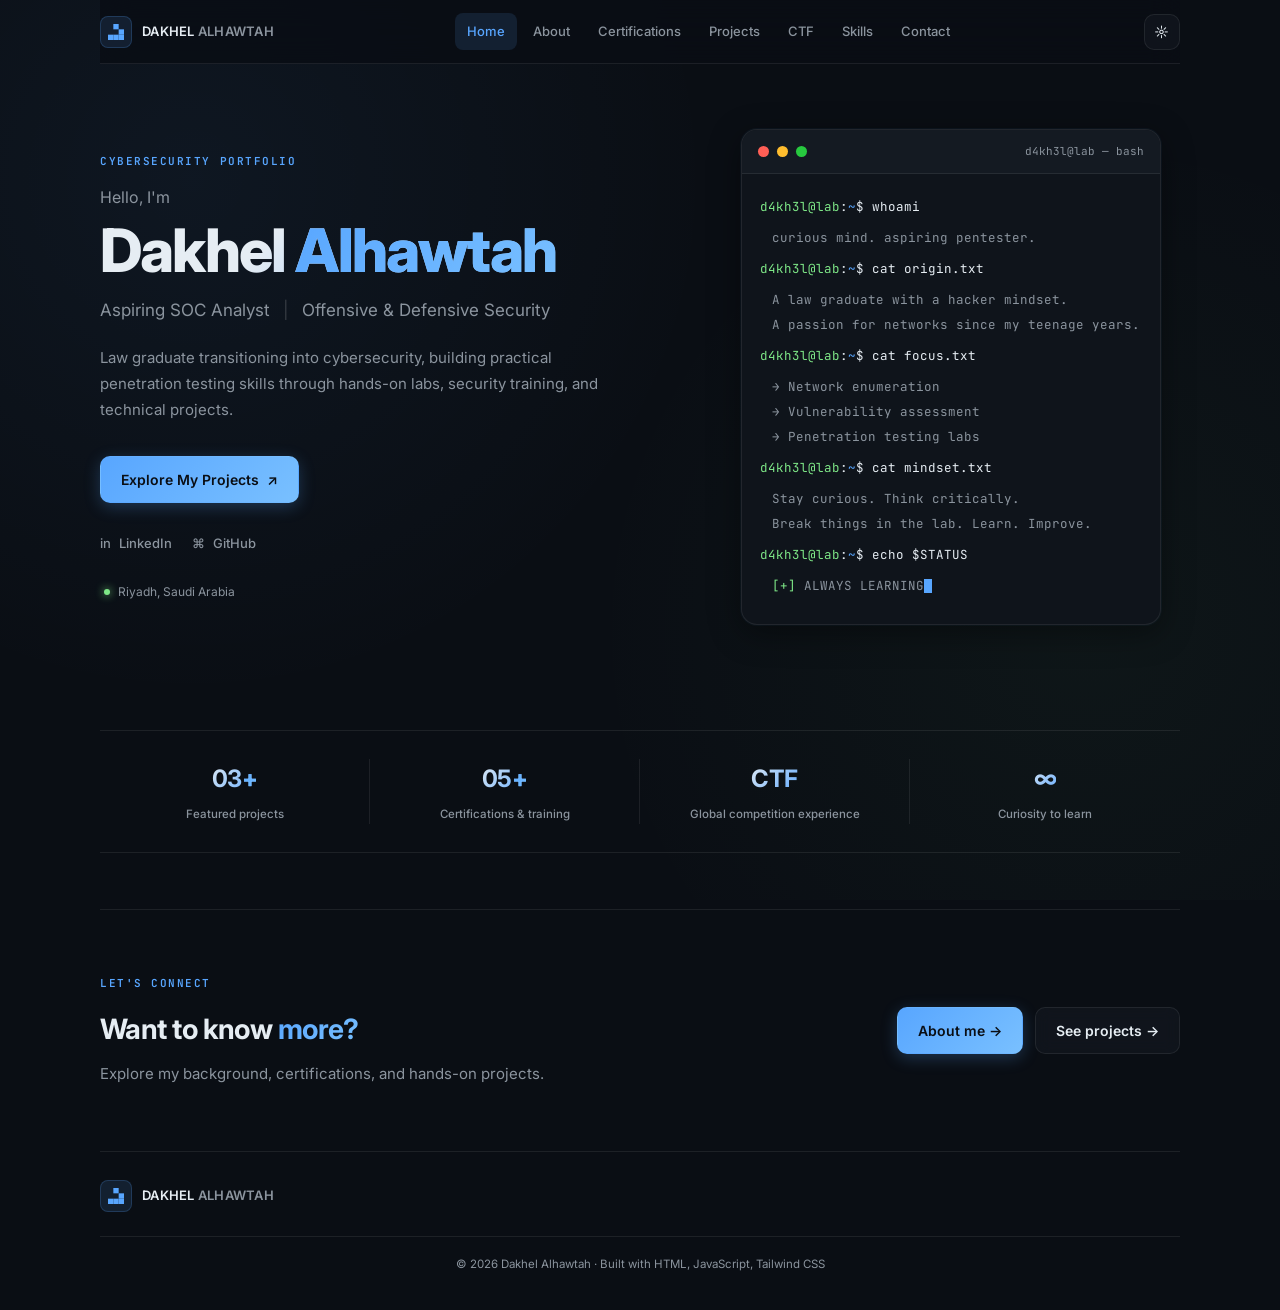
<file: index.html>
<!doctype html>
<html lang="en">
<head>
  <meta charset="utf-8">
  <meta name="viewport" content="width=device-width, initial-scale=1">
  <meta name="theme-color" content="#061018">
  <meta name="description" content="Dakhel Alhawtah — Cybersecurity portfolio, penetration testing labs, security analysis, and CTF achievements.">
  <title>Dakhel Alhawtah | Cybersecurity Portfolio</title>
  <link rel="preconnect" href="https://fonts.googleapis.com">
  <link rel="preconnect" href="https://fonts.gstatic.com" crossorigin>
  <link href="https://fonts.googleapis.com/css2?family=Inter:wght@400;500;600;700;800&family=JetBrains+Mono:wght@400;500;600&display=swap" rel="stylesheet">
  <link rel="stylesheet" href="style.css">
</head>
<body>
  <header class="site-header">
    <a class="brand" href="index.html" aria-label="Dakhel home">
      <span class="brand-mark">
        <svg viewBox="0 0 3 3" xmlns="http://www.w3.org/2000/svg" width="16" height="16" aria-hidden="true">
          <rect x="1" y="0" width="1" height="1" fill="currentColor"/>
          <rect x="2" y="1" width="1" height="1" fill="currentColor"/>
          <rect x="0" y="2" width="1" height="1" fill="currentColor"/>
          <rect x="1" y="2" width="1" height="1" fill="currentColor"/>
          <rect x="2" y="2" width="1" height="1" fill="currentColor"/>
        </svg>
      </span>
      <span>DAKHEL <b>ALHAWTAH</b></span>
    </a>
    <button class="menu-toggle" id="menuToggle" aria-label="Open navigation" aria-expanded="false" type="button">☰</button>
    <nav class="nav" id="nav">
      <a class="active" href="index.html">Home</a>
      <a href="about.html">About</a>
      <a href="certifications.html">Certifications</a>
      <a href="projects.html">Projects</a>
      <a href="ctf.html">CTF</a>
      <a href="skills.html">Skills</a>
      <a href="contact.html">Contact</a>
    </nav>
    <button class="theme-toggle" id="themeToggle" aria-label="Toggle theme" type="button">☼</button>
  </header>

  <main>
    <section class="hero section-wrap" id="home">
      <div class="hero-copy">
        <p class="eyebrow">CYBERSECURITY PORTFOLIO</p>
        <p class="hello">Hello, I'm</p>
        <h1>Dakhel <span>Alhawtah</span></h1>
        <h2>Aspiring SOC Analyst <i>|</i> Offensive & Defensive Security</h2>
        <p class="hero-description">Law graduate transitioning into cybersecurity, building practical penetration testing skills through hands-on labs, security training, and technical projects.</p>
        <div class="hero-actions">
          <a class="button primary" href="projects.html">Explore My Projects <span>↗</span></a>
        </div>
        <div class="social-links">
          <a href="https://www.linkedin.com/in/dakhel-a-251453159/" target="_blank" rel="noreferrer">in <span>LinkedIn</span></a>
          <a href="https://github.com/dkhyl" target="_blank" rel="noreferrer">⌘ <span>GitHub</span></a>
        </div>
        <p class="location"><b class="status-dot"></b> Riyadh, Saudi Arabia </b></p>
      </div>
      <div class="hero-visual">
        <div class="terminal-window">
          <div class="terminal-top"><span></span><span></span><span></span><small>d4kh3l@lab — bash</small></div>
          <div class="terminal-content">
            <p><span class="term-green">d4kh3l@lab</span>:<span class="term-blue">~</span>$ whoami</p>
            <p class="term-output">curious mind. aspiring pentester.</p>

            <p><span class="term-green">d4kh3l@lab</span>:<span class="term-blue">~</span>$ cat origin.txt</p>
            <p class="term-output">A law graduate with a hacker mindset.<br>A passion for networks since my teenage years.</p>

            <p><span class="term-green">d4kh3l@lab</span>:<span class="term-blue">~</span>$ cat focus.txt</p>
            <p class="term-output">→ Network enumeration<br>→ Vulnerability assessment<br>→ Penetration testing labs</p>

            <p><span class="term-green">d4kh3l@lab</span>:<span class="term-blue">~</span>$ cat mindset.txt</p>
            <p class="term-output">Stay curious. Think critically.<br>Break things in the lab. Learn. Improve.</p>

            <p><span class="term-green">d4kh3l@lab</span>:<span class="term-blue">~</span>$ echo $STATUS</p>
            <p class="term-output"><span class="term-green">[+]</span> ALWAYS LEARNING<span class="cursor"></span></p>
          </div>
        </div>
      </div>
    </section>
    </section>

    <section class="stats-strip section-wrap">
      <div><strong>03<span>+</span></strong><small>Featured projects</small></div>
      <div><strong>05<span>+</span></strong><small>Certifications &amp; training</small></div>
      <div><strong>CTF</strong><small>Global competition experience</small></div>
      <div><strong>∞</strong><small>Curiosity to learn</small></div>
    </section>

    <section class="contact-section section-wrap">
      <div>
        <p class="eyebrow">LET'S CONNECT</p>
        <h2>Want to know <span>more?</span></h2>
        <p>Explore my background, certifications, and hands-on projects.</p>
      </div>
      <div class="contact-actions">
        <a class="button primary" href="about.html">About me →</a>
        <a class="button secondary" href="projects.html">See projects →</a>
      </div>
    </section>
  </main>

  <footer class="site-footer section-wrap">
    <a class="brand" href="index.html">
      <span class="brand-mark">
        <svg viewBox="0 0 3 3" xmlns="http://www.w3.org/2000/svg" width="16" height="16" aria-hidden="true">
          <rect x="1" y="0" width="1" height="1" fill="currentColor"/>
          <rect x="2" y="1" width="1" height="1" fill="currentColor"/>
          <rect x="0" y="2" width="1" height="1" fill="currentColor"/>
          <rect x="1" y="2" width="1" height="1" fill="currentColor"/>
          <rect x="2" y="2" width="1" height="1" fill="currentColor"/>
        </svg>
      </span>
      <span>DAKHEL <b>ALHAWTAH</b></span>
    </a>
    <!-- <a href="#home" class="back-top">Back to top ↑</a> -->
    <small>
      © <span id="year"></span> Dakhel Alhawtah · Built with HTML, JavaScript, Tailwind CSS
    </small>
  </footer>
  <script src="script.js"></script>
</body>
</html>
</file>
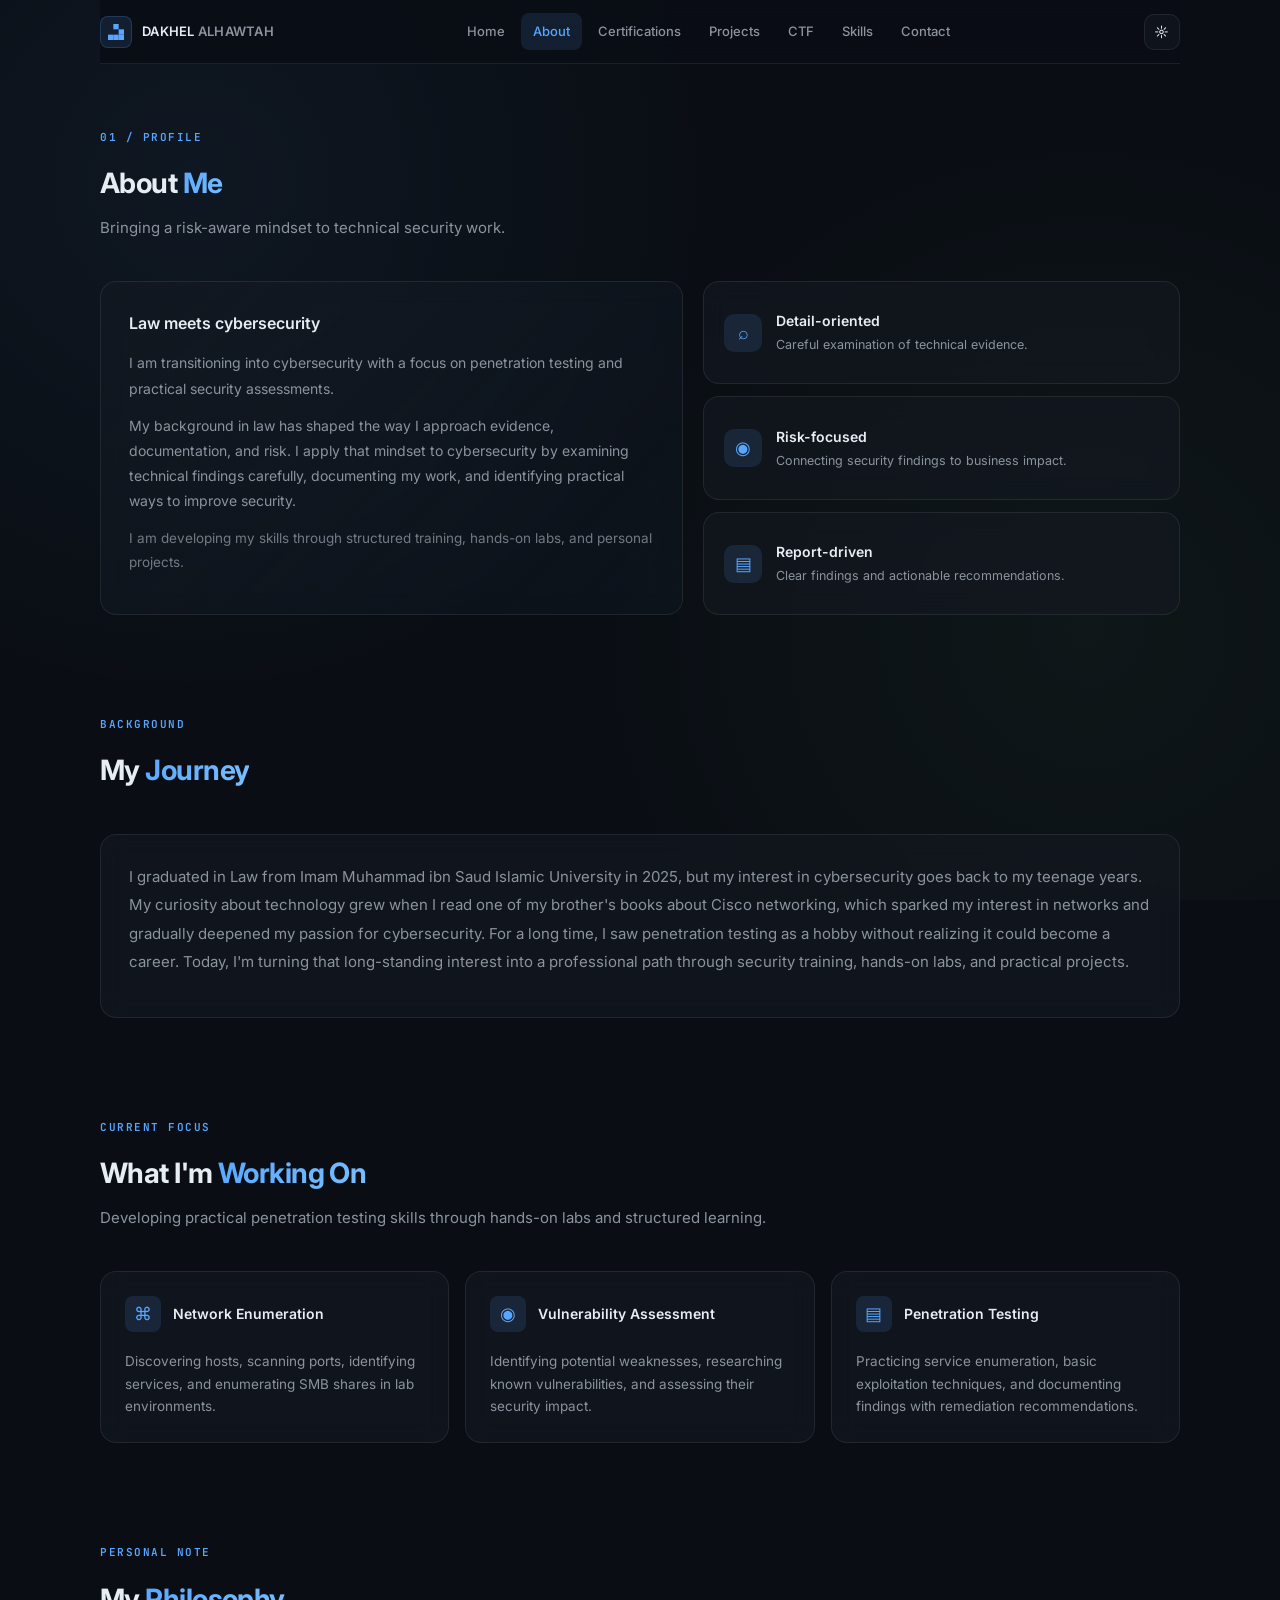
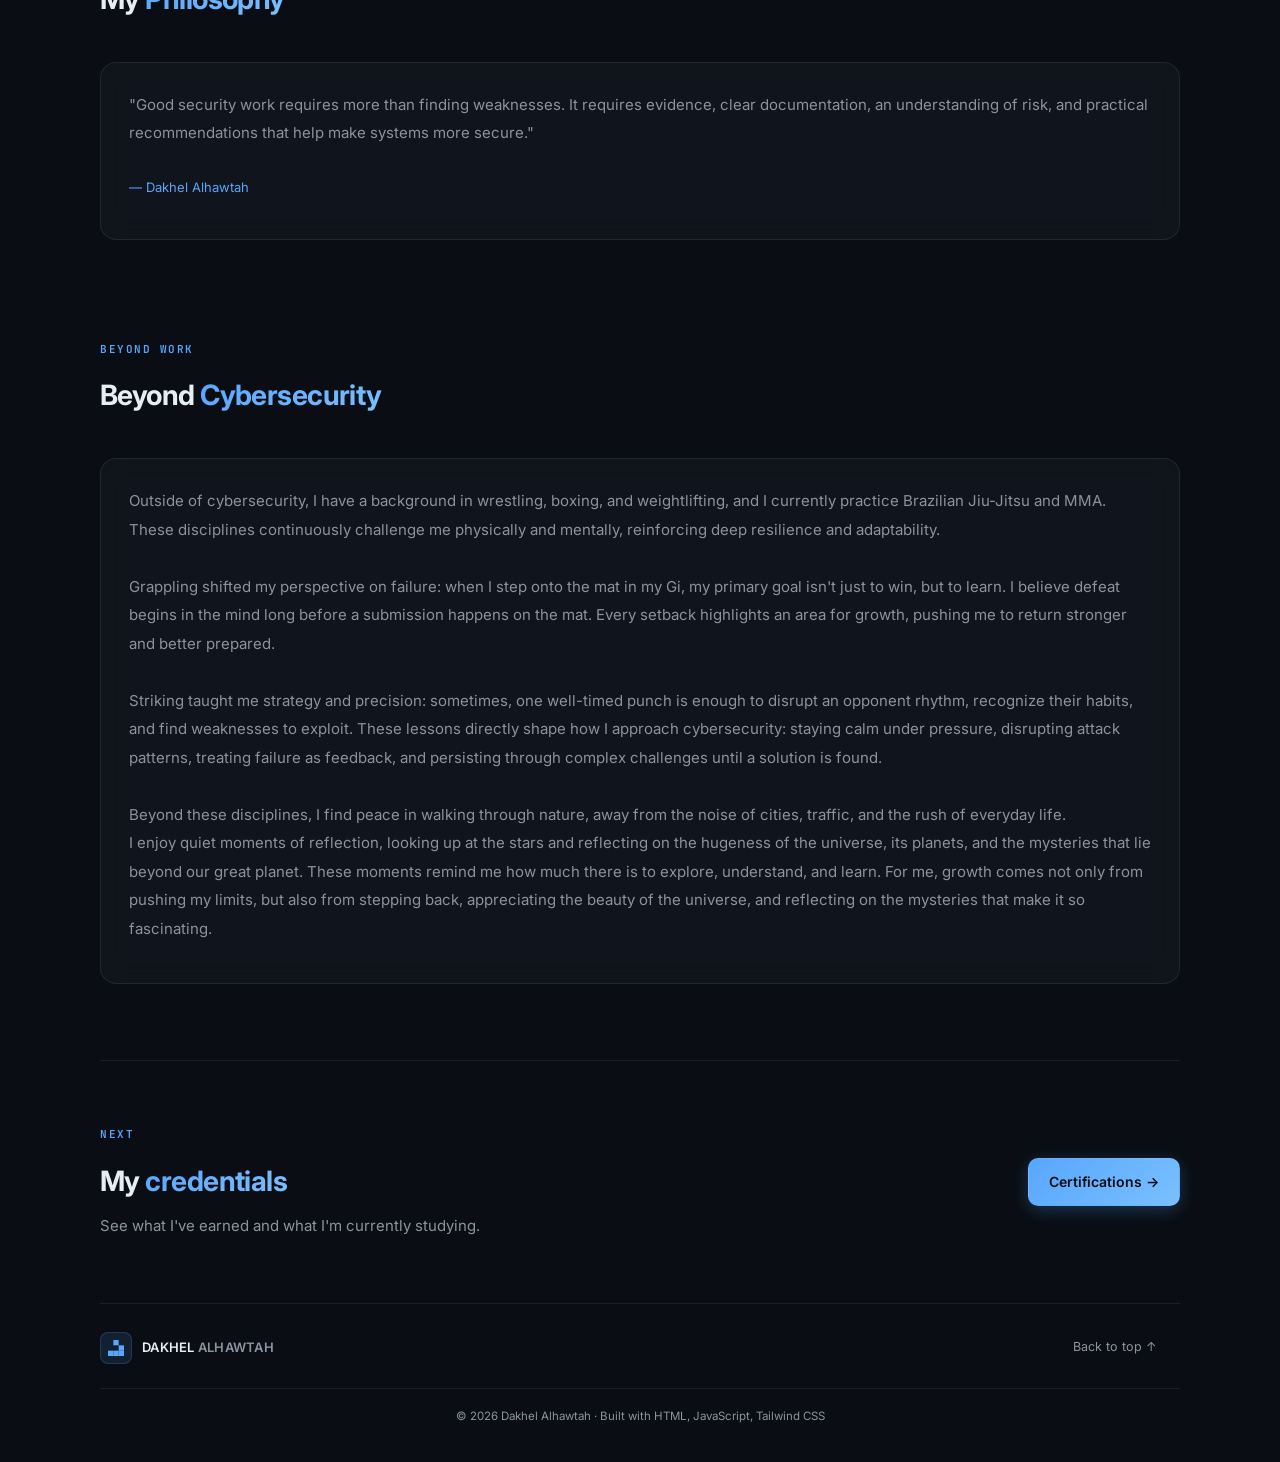
<file: about.html>
<!doctype html>
<html lang="en">
<head>
  <meta charset="utf-8">
  <meta name="viewport" content="width=device-width, initial-scale=1">
  <meta name="theme-color" content="#061018">
  <meta name="description" content="About Dakhel Alhawtah — cybersecurity professional transitioning from law into penetration testing and security assessments.">
  <title>About - Dakhel Alhawtah</title>
  <link rel="preconnect" href="https://fonts.googleapis.com">
  <link rel="preconnect" href="https://fonts.gstatic.com" crossorigin>
  <link href="https://fonts.googleapis.com/css2?family=Inter:wght@400;500;600;700;800&family=JetBrains+Mono:wght@400;500;600&display=swap" rel="stylesheet">
  <link rel="stylesheet" href="style.css">
</head>
<body>
  <header class="site-header">
    <a class="brand" href="index.html" aria-label="Dakhel home">
      <span class="brand-mark">
        <svg viewBox="0 0 3 3" xmlns="http://www.w3.org/2000/svg" width="16" height="16" aria-hidden="true">
          <rect x="1" y="0" width="1" height="1" fill="currentColor"/>
          <rect x="2" y="1" width="1" height="1" fill="currentColor"/>
          <rect x="0" y="2" width="1" height="1" fill="currentColor"/>
          <rect x="1" y="2" width="1" height="1" fill="currentColor"/>
          <rect x="2" y="2" width="1" height="1" fill="currentColor"/>
        </svg>
      </span>
      <span>DAKHEL <b>ALHAWTAH</b></span>
    </a>
    <button class="menu-toggle" id="menuToggle" aria-label="Open navigation" aria-expanded="false" type="button">☰</button>
    <nav class="nav" id="nav">
      <a href="index.html">Home</a>
      <a class="active" href="about.html">About</a>
      <a href="certifications.html">Certifications</a>
      <a href="projects.html">Projects</a>
      <a href="ctf.html">CTF</a>
      <a href="skills.html">Skills</a>
      <a href="contact.html">Contact</a>
    </nav>
    <button class="theme-toggle" id="themeToggle" aria-label="Toggle theme" type="button">☼</button>
  </header>

  <main>
    <section class="content-section section-wrap" id="about" style="padding-top:64px;">
      <div class="section-heading">
        <p class="eyebrow">01 / PROFILE</p>
        <h2>About <span>Me</span></h2>
        <p>Bringing a risk-aware mindset to technical security work.</p>
      </div>
      <div class="about-grid">
        <!-- <article class="panel about-main"> -->
        <article class="panel about-main methodology-intro">
          <h3>Law meets cybersecurity</h3>
          <p>I am transitioning into cybersecurity with a focus on penetration testing and practical security assessments.</p>
          <p>My background in law has shaped the way I approach evidence, documentation, and risk. I apply that mindset to cybersecurity by examining technical findings carefully, documenting my work, and identifying practical ways to improve security.</p>
          <p class="muted">I am developing my skills through structured training, hands-on labs, and personal projects.</p>
        </article>
        <div class="value-cards">
          <article class="mini-panel"><span class="mini-icon">⌕</span><div><h3>Detail-oriented</h3><p>Careful examination of technical evidence.</p></div></article>
          <article class="mini-panel"><span class="mini-icon">◉</span><div><h3>Risk-focused</h3><p>Connecting security findings to business impact.</p></div></article>
          <article class="mini-panel"><span class="mini-icon">▤</span><div><h3>Report-driven</h3><p>Clear findings and actionable recommendations.</p></div></article>
        </div>
      </div>
    </section>

    <section class="content-section section-wrap">
      <div class="section-heading">
        <p class="eyebrow">BACKGROUND</p>
        <h2>My <span>Journey</span></h2>
      </div>
      <article class="panel methodology-intro">
  <p style="font-size:15px;line-height:1.9;color:var(--muted);">
            I graduated in Law from Imam Muhammad ibn Saud Islamic University in 2025, but my interest in cybersecurity goes back to my teenage years. My curiosity about technology grew when I read one of my brother's books about Cisco networking, which sparked my interest in networks and gradually deepened my passion for cybersecurity.

            For a long time, I saw penetration testing as a hobby without realizing it could become a career. Today, I'm turning that long-standing interest into a professional path through security training, hands-on labs, and practical projects.
        </p>
      </article>
    </section>


    <section class="content-section section-wrap">
    <div class="section-heading">
        <p class="eyebrow">CURRENT FOCUS</p>
        <h2>What I'm <span>Working On</span></h2>
        <p>Developing practical penetration testing skills through hands-on labs and structured learning.</p>
    </div>

    <div class="skills-grid">
        <article class="panel skill-panel">
        <div class="skill-heading">
            <span>⌘</span>
            <h3>Network Enumeration</h3>
        </div>
        <p style="font-size:13.5px;color:var(--muted);line-height:1.7;">
            Discovering hosts, scanning ports, identifying services, and enumerating SMB shares in lab environments.
        </p>
        </article>

        <article class="panel skill-panel">
        <div class="skill-heading">
            <span>◉</span>
            <h3>Vulnerability Assessment</h3>
        </div>
        <p style="font-size:13.5px;color:var(--muted);line-height:1.7;">
            Identifying potential weaknesses, researching known vulnerabilities, and assessing their security impact.
        </p>
        </article>

        <article class="panel skill-panel">
        <div class="skill-heading">
            <span>▤</span>
            <h3>Penetration Testing</h3>
        </div>
        <p style="font-size:13.5px;color:var(--muted);line-height:1.7;">
            Practicing service enumeration, basic exploitation techniques, and documenting findings with remediation recommendations.
        </p>
        </article>
    </div>
    </section>


    <section class="content-section section-wrap">
      <div class="section-heading">
        <p class="eyebrow">PERSONAL NOTE</p>
        <h2>My <span>Philosophy</span></h2>
      </div>
      <article class="panel methodology-intro">
  <p style="font-size:15px;line-height:1.9;color:var(--muted);">
          "Good security work requires more than finding weaknesses. It requires evidence, clear documentation, an understanding of risk, and practical recommendations that help make systems more secure."
        </p>
        <p style="margin-top:16px;font-size:13px;color:var(--accent);">— Dakhel Alhawtah</p>
      </article>
    </section>

    <section class="content-section section-wrap">
      <div class="section-heading">
        <p class="eyebrow">BEYOND WORK</p>
        <h2>Beyond <span>Cybersecurity</span></h2>
      </div>
      <article class="panel methodology-intro">
  <p style="font-size:15px;line-height:1.9;color:var(--muted);">
         Outside of cybersecurity, I have a background in wrestling, boxing, and weightlifting, and I currently practice Brazilian Jiu-Jitsu and MMA. These disciplines continuously challenge me physically and mentally, reinforcing deep resilience and adaptability.<br>

    <br>Grappling shifted my perspective on failure: when I step onto the mat in my Gi, my primary goal isn't just to win, but to learn. I believe defeat begins in the mind long before a submission happens on the mat. Every setback highlights an area for growth, pushing me to return stronger and better prepared.<br>

    <br>Striking taught me strategy and precision: sometimes, one well-timed punch is enough to disrupt an opponent rhythm, recognize their habits, and find weaknesses to exploit.

    These lessons directly shape how I approach cybersecurity: staying calm under pressure, disrupting attack patterns, treating failure as feedback, and persisting through complex challenges until a solution is found.<br>

    <br>Beyond these disciplines, I find peace in walking through nature, away from the noise of cities, traffic, and the rush of everyday life. <br>I enjoy quiet moments of reflection, looking up at the stars and reflecting on the hugeness of the universe, its planets, and the mysteries that lie beyond our great planet. These moments remind me how much there is to explore, understand, and learn. For me, growth comes not only from pushing my limits, but also from stepping back, appreciating the beauty of the universe, and reflecting on the mysteries that make it so fascinating.        </p>
      </article>
    </section>

    <section class="contact-section section-wrap">
      <div>
        <p class="eyebrow">NEXT</p>
        <h2>My <span>credentials</span></h2>
        <p>See what I've earned and what I'm currently studying.</p>
      </div>
      <div class="contact-actions">
        <a class="button primary" href="certifications.html">Certifications →</a>
      </div>
    </section>
  </main>

  <footer class="site-footer section-wrap">
    <a class="brand" href="index.html">
      <span class="brand-mark">
        <svg viewBox="0 0 3 3" xmlns="http://www.w3.org/2000/svg" width="16" height="16" aria-hidden="true">
          <rect x="1" y="0" width="1" height="1" fill="currentColor"/>
          <rect x="2" y="1" width="1" height="1" fill="currentColor"/>
          <rect x="0" y="2" width="1" height="1" fill="currentColor"/>
          <rect x="1" y="2" width="1" height="1" fill="currentColor"/>
          <rect x="2" y="2" width="1" height="1" fill="currentColor"/>
        </svg>
      </span>
      <span>DAKHEL <b>ALHAWTAH</b></span>
    </a>
    <a href="#about" class="back-top">Back to top ↑</a>
    <small>© <span id="year"></span> Dakhel Alhawtah · Built with HTML, JavaScript, Tailwind CSS</small>
  </footer>
  <script src="script.js"></script>
</body>
</html>
</file>
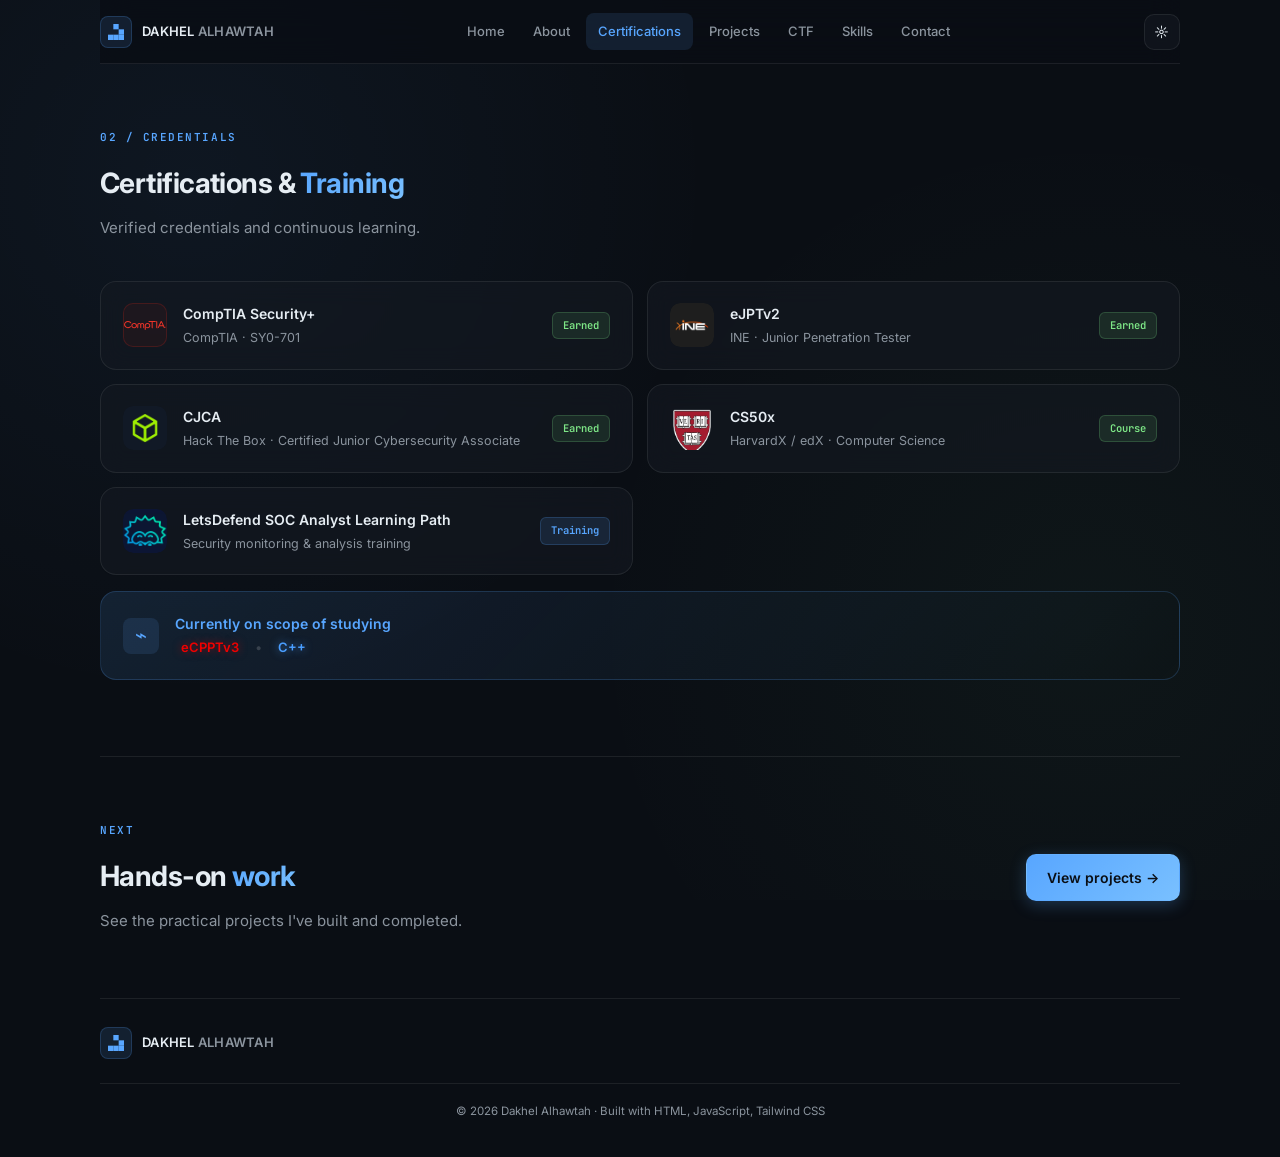
<file: certifications.html>
<!doctype html>
<html lang="en">
<head>
  <meta charset="utf-8">
  <meta name="viewport" content="width=device-width, initial-scale=1">
  <meta name="theme-color" content="#061018">
  <title>Certifications - Dakhel Alhawtah</title>
  <link rel="preconnect" href="https://fonts.googleapis.com">
  <link rel="preconnect" href="https://fonts.gstatic.com" crossorigin>
  <link href="https://fonts.googleapis.com/css2?family=Inter:wght@400;500;600;700;800&family=JetBrains+Mono:wght@400;500;600&display=swap" rel="stylesheet">
  <link rel="stylesheet" href="style.css">
</head>
<body>
  <header class="site-header">
    <a class="brand" href="index.html" aria-label="Dakhel home">
      <span class="brand-mark">
        <svg viewBox="0 0 3 3" xmlns="http://www.w3.org/2000/svg" width="16" height="16" aria-hidden="true">
          <rect x="1" y="0" width="1" height="1" fill="currentColor"/>
          <rect x="2" y="1" width="1" height="1" fill="currentColor"/>
          <rect x="0" y="2" width="1" height="1" fill="currentColor"/>
          <rect x="1" y="2" width="1" height="1" fill="currentColor"/>
          <rect x="2" y="2" width="1" height="1" fill="currentColor"/>
        </svg>
      </span>
      <span>DAKHEL <b>ALHAWTAH</b></span>
    </a>
    <button class="menu-toggle" id="menuToggle" aria-label="Open navigation" aria-expanded="false">☰</button>
    <nav class="nav" id="nav">
      <a href="index.html">Home</a>
      <a href="about.html">About</a>
      <a class="active" href="certifications.html">Certifications</a>
      <a href="projects.html">Projects</a>
      <a href="ctf.html">CTF</a>
      <a href="skills.html">Skills</a>
      <a href="contact.html">Contact</a>
    </nav>
    <button class="theme-toggle" id="themeToggle" aria-label="Toggle theme">☼</button>
  </header>

  <main>
    <section class="content-section section-wrap" style="padding-top:64px;">
      <div class="section-heading">
        <p class="eyebrow">02 / CREDENTIALS</p>
        <h2>Certifications &amp; <span>Training</span></h2>
        <p>Verified credentials and continuous learning.</p>
      </div>

      <div class="credential-grid">

        <!-- SECURITY+ (COMPTIA)-->
        <article class="credential-card">
          <div class="credential-icon credential-icon-wide" style="background:rgba(228,37,24,0.06);border-color:rgba(228,37,24,0.2);">
            <img src="images/comptia.svg" alt="CompTIA" style="width:100%;height:100%;object-fit:contain;">
          </div>
          <div><h3>CompTIA Security+</h3><p>CompTIA · SY0-701</p></div>
          <span class="credential-tag">Earned</span>
        </article>

        <!-- eJPTv2 (INE) -->
        <article class="credential-card">
          <div class="credential-icon" style="background:transparent;border:none;padding:0;overflow:hidden;">
            <img src="images/ine-icon.png" alt="INE" style="width:100%;height:100%;object-fit:cover;border-radius:10px;">
          </div>
          <div><h3>eJPTv2</h3><p>INE · Junior Penetration Tester</p></div>
          <span class="credential-tag">Earned</span>
        </article>

        <!-- CJCA (HACK THE BOX) -->
        <article class="credential-card">
          <div class="credential-icon" style="background:transparent;border:none;padding:0;overflow:hidden;">
            <img src="images/htb-icon.png" alt="Hack The Box" style="width:100%;height:100%;object-fit:cover;border-radius:10px;">
          </div>
          <div><h3>CJCA</h3><p>Hack The Box · Certified Junior Cybersecurity Associate</p></div>
          <span class="credential-tag">Earned</span>
        </article>

        <!-- CS50x (HARVARDx) -->
        <article class="credential-card">
          <div class="credential-icon" style="background:transparent;border:none;padding:0;overflow:hidden;">
            <img src="images/cs50x.png" alt="Harvard University" style="width:100%;height:100%;object-fit:cover;border-radius:10px;">
          </div>
          <div><h3>CS50x</h3><p>HarvardX / edX · Computer Science</p></div>
          <span class="credential-tag">Course</span>
        </article>

        <!-- SOC Analyst Learning Path (LETSDEFEND)-->
        <article class="credential-card">
          <div class="credential-icon" style="background:transparent;border:none;padding:0;overflow:hidden;">
            <img src="images/letsdefend.png" alt="LetsDefend" style="width:100%;height:100%;object-fit:cover;border-radius:10px;">
          </div>
          <div><h3>LetsDefend SOC Analyst Learning Path</h3><p>Security monitoring &amp; analysis training</p></div>
          <span class="credential-tag training">Training</span>
        </article>

      </div>

    <div class="learning-bar">
    <span class="learning-icon">⌁</span>
    <div>
        <b>Currently on scope of studying</b>
        <p>
        <span style="color:#ef0000;text-shadow:0 0 8px rgba(239,0,0,0.5);font-weight:600;">eCPPTv3</span>
        <span> • </span>
        <span style="color:#4a9eff;text-shadow:0 0 8px rgba(74,158,255,0.7);font-weight:600;">C++</span>
        </p>
    </div>
    </div>
    </section>

    <section class="contact-section section-wrap">
      <div>
        <p class="eyebrow">NEXT</p>
        <h2>Hands-on <span>work</span></h2>
        <p>See the practical projects I've built and completed.</p>
      </div>
      <div class="contact-actions">
        <a class="button primary" href="projects.html">View projects →</a>
      </div>
    </section>
  </main>

  <footer class="site-footer section-wrap">
    <a class="brand" href="index.html">
      <span class="brand-mark">
        <svg viewBox="0 0 3 3" xmlns="http://www.w3.org/2000/svg" width="16" height="16" aria-hidden="true">
          <rect x="1" y="0" width="1" height="1" fill="currentColor"/>
          <rect x="2" y="1" width="1" height="1" fill="currentColor"/>
          <rect x="0" y="2" width="1" height="1" fill="currentColor"/>
          <rect x="1" y="2" width="1" height="1" fill="currentColor"/>
          <rect x="2" y="2" width="1" height="1" fill="currentColor"/>
        </svg>
      </span>
      <span>DAKHEL <b>ALHAWTAH</b></span>
    </a>
    <!-- <a href="#home" class="back-top">Back to top ↑</a> -->
    <small>© <span id="year"></span> Dakhel Alhawtah · Built with HTML, JavaScript, Tailwind CSS</small>
  </footer>
  <script src="script.js"></script>
</body>
</html>
</file>
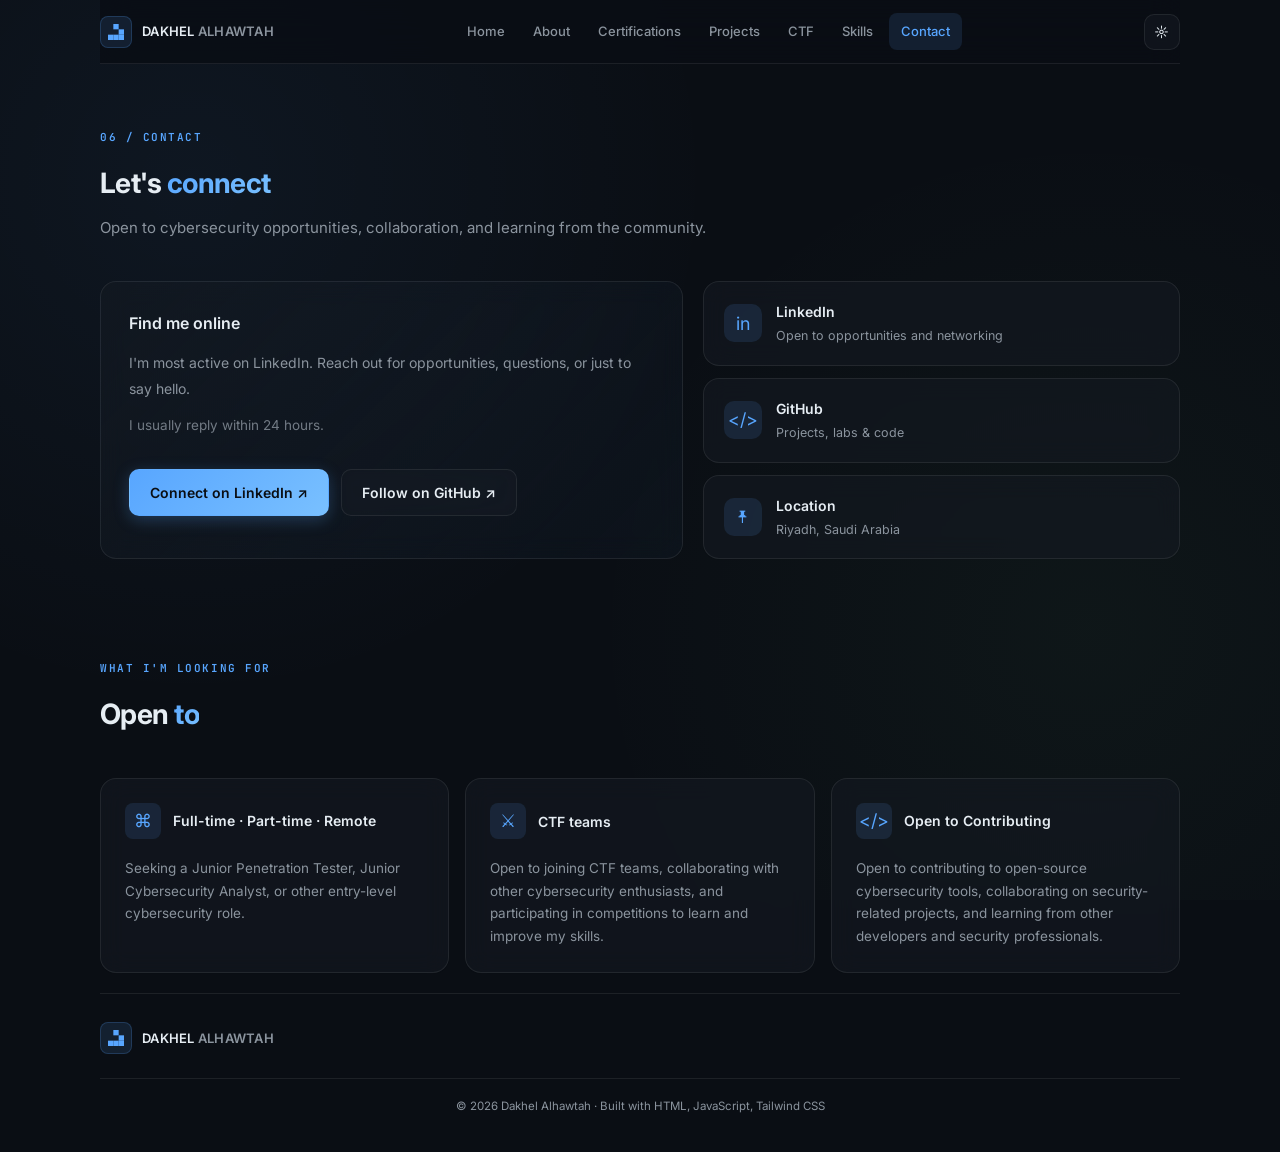
<file: contact.html>
<!doctype html>
<html lang="en">
<head>
  <meta charset="utf-8">
  <meta name="viewport" content="width=device-width, initial-scale=1">
  <meta name="theme-color" content="#061018">
  <title>Contact - Dakhel Alhawtah</title>
  <link rel="preconnect" href="https://fonts.googleapis.com">
  <link rel="preconnect" href="https://fonts.gstatic.com" crossorigin>
  <link href="https://fonts.googleapis.com/css2?family=Inter:wght@400;500;600;700;800&family=JetBrains+Mono:wght@400;500;600&display=swap" rel="stylesheet">
  <link rel="stylesheet" href="style.css">
</head>
<body>
  <header class="site-header">
    <a class="brand" href="index.html" aria-label="Dakhel home">
      <span class="brand-mark">
        <svg viewBox="0 0 3 3" xmlns="http://www.w3.org/2000/svg" width="16" height="16" aria-hidden="true">
          <rect x="1" y="0" width="1" height="1" fill="currentColor"/>
          <rect x="2" y="1" width="1" height="1" fill="currentColor"/>
          <rect x="0" y="2" width="1" height="1" fill="currentColor"/>
          <rect x="1" y="2" width="1" height="1" fill="currentColor"/>
          <rect x="2" y="2" width="1" height="1" fill="currentColor"/>
        </svg>
      </span>
      <span>DAKHEL <b>ALHAWTAH</b></span>
    </a>
    <button class="menu-toggle" id="menuToggle" aria-label="Open navigation" aria-expanded="false">☰</button>
    <nav class="nav" id="nav">
      <a href="index.html">Home</a>
      <a href="about.html">About</a>
      <a href="certifications.html">Certifications</a>
      <a href="projects.html">Projects</a>
      <a href="ctf.html">CTF</a>
      <a href="skills.html">Skills</a>
      <a class="active" href="contact.html">Contact</a>
    </nav>
    <button class="theme-toggle" id="themeToggle" aria-label="Toggle theme">☼</button>
  </header>

  <main>
    <section class="content-section section-wrap" style="padding-top:64px;">
      <div class="section-heading">
        <p class="eyebrow">06 / CONTACT</p>
        <h2>Let's <span>connect</span></h2>
        <p>Open to cybersecurity opportunities, collaboration, and learning from the community.</p>
      </div>

      <div class="about-grid">
        <!-- <article class="panel about-main"> -->
        <article class="panel about-main methodology-intro">
          <h3>Find me online</h3>
          <p>I'm most active on LinkedIn. Reach out for opportunities, questions, or just to say hello.</p>
          <p class="muted">I usually reply within 24 hours.</p>
          <div class="contact-actions" style="margin-top:20px;">
            <a class="button primary" href="https://www.linkedin.com/in/dakhel-a-251453159/" target="_blank" rel="noreferrer">Connect on LinkedIn ↗</a>
            <a class="button secondary" href="https://github.com/dkhyl" target="_blank" rel="noreferrer">Follow on GitHub ↗</a>
          </div>
        </article>
        <div class="value-cards">
          <article class="mini-panel">
            <span class="mini-icon">in</span>
            <div>
              <h3>LinkedIn</h3>
              <p>Open to opportunities and networking</p>
            </div>
          </article>
          <article class="mini-panel">
            <span class="mini-icon">&lt;/&gt;</span>
            <div>
              <h3>GitHub</h3>
              <p>Projects, labs &amp; code</p>
            </div>
          </article>
         <article class="mini-panel">
        <span class="mini-icon">🖈</span>
        <div>
            <h3>Location</h3>
            <p>Riyadh, Saudi Arabia</p>
        </div>
        </article>
        </div>
      </div>
    </section>

    <section class="content-section section-wrap">
      <div class="section-heading">
        <p class="eyebrow">WHAT I'M LOOKING FOR</p>
        <h2>Open <span>to</span></h2>
      </div>
      <div class="skills-grid">
        <article class="panel skill-panel">
          <div class="skill-heading"><span>⌘</span><h3>Full-time · Part-time · Remote</h3></div>
          <p style="font-size:13.5px;color:var(--muted);line-height:1.7;">
            Seeking a Junior Penetration Tester, Junior Cybersecurity Analyst, or other entry-level cybersecurity role.</p>
        </article>
        <article class="panel skill-panel">
          <div class="skill-heading"><span>⚔</span><h3>CTF teams</h3></div>
          <p style="font-size:13.5px;color:var(--muted);line-height:1.7;">
            Open to joining CTF teams, collaborating with other cybersecurity enthusiasts, and participating in competitions to learn and improve my skills.          </p>
        </article>
           <article class="panel skill-panel">
      <div class="skill-heading">
        <span>&lt;/&gt;</span>
        <h3>Open to Contributing</h3>
      </div>
      <p style="font-size:13.5px;color:var(--muted);line-height:1.7;">
            Open to contributing to open-source cybersecurity tools, collaborating on security-related projects, and learning from other developers and security professionals.      </p>
    </article>
      </div>
    </section>
  </main>

  <footer class="site-footer section-wrap">
    <a class="brand" href="index.html">
      <span class="brand-mark">
        <svg viewBox="0 0 3 3" xmlns="http://www.w3.org/2000/svg" width="16" height="16" aria-hidden="true">
          <rect x="1" y="0" width="1" height="1" fill="currentColor"/>
          <rect x="2" y="1" width="1" height="1" fill="currentColor"/>
          <rect x="0" y="2" width="1" height="1" fill="currentColor"/>
          <rect x="1" y="2" width="1" height="1" fill="currentColor"/>
          <rect x="2" y="2" width="1" height="1" fill="currentColor"/>
        </svg>
      </span>
      <span>DAKHEL <b>ALHAWTAH</b></span>
    </a>
    <small>© <span id="year"></span> Dakhel Alhawtah · Built with HTML, JavaScript, Tailwind CSS</small>
  </footer>
  <script src="script.js"></script>
</body>
</html>
</file>
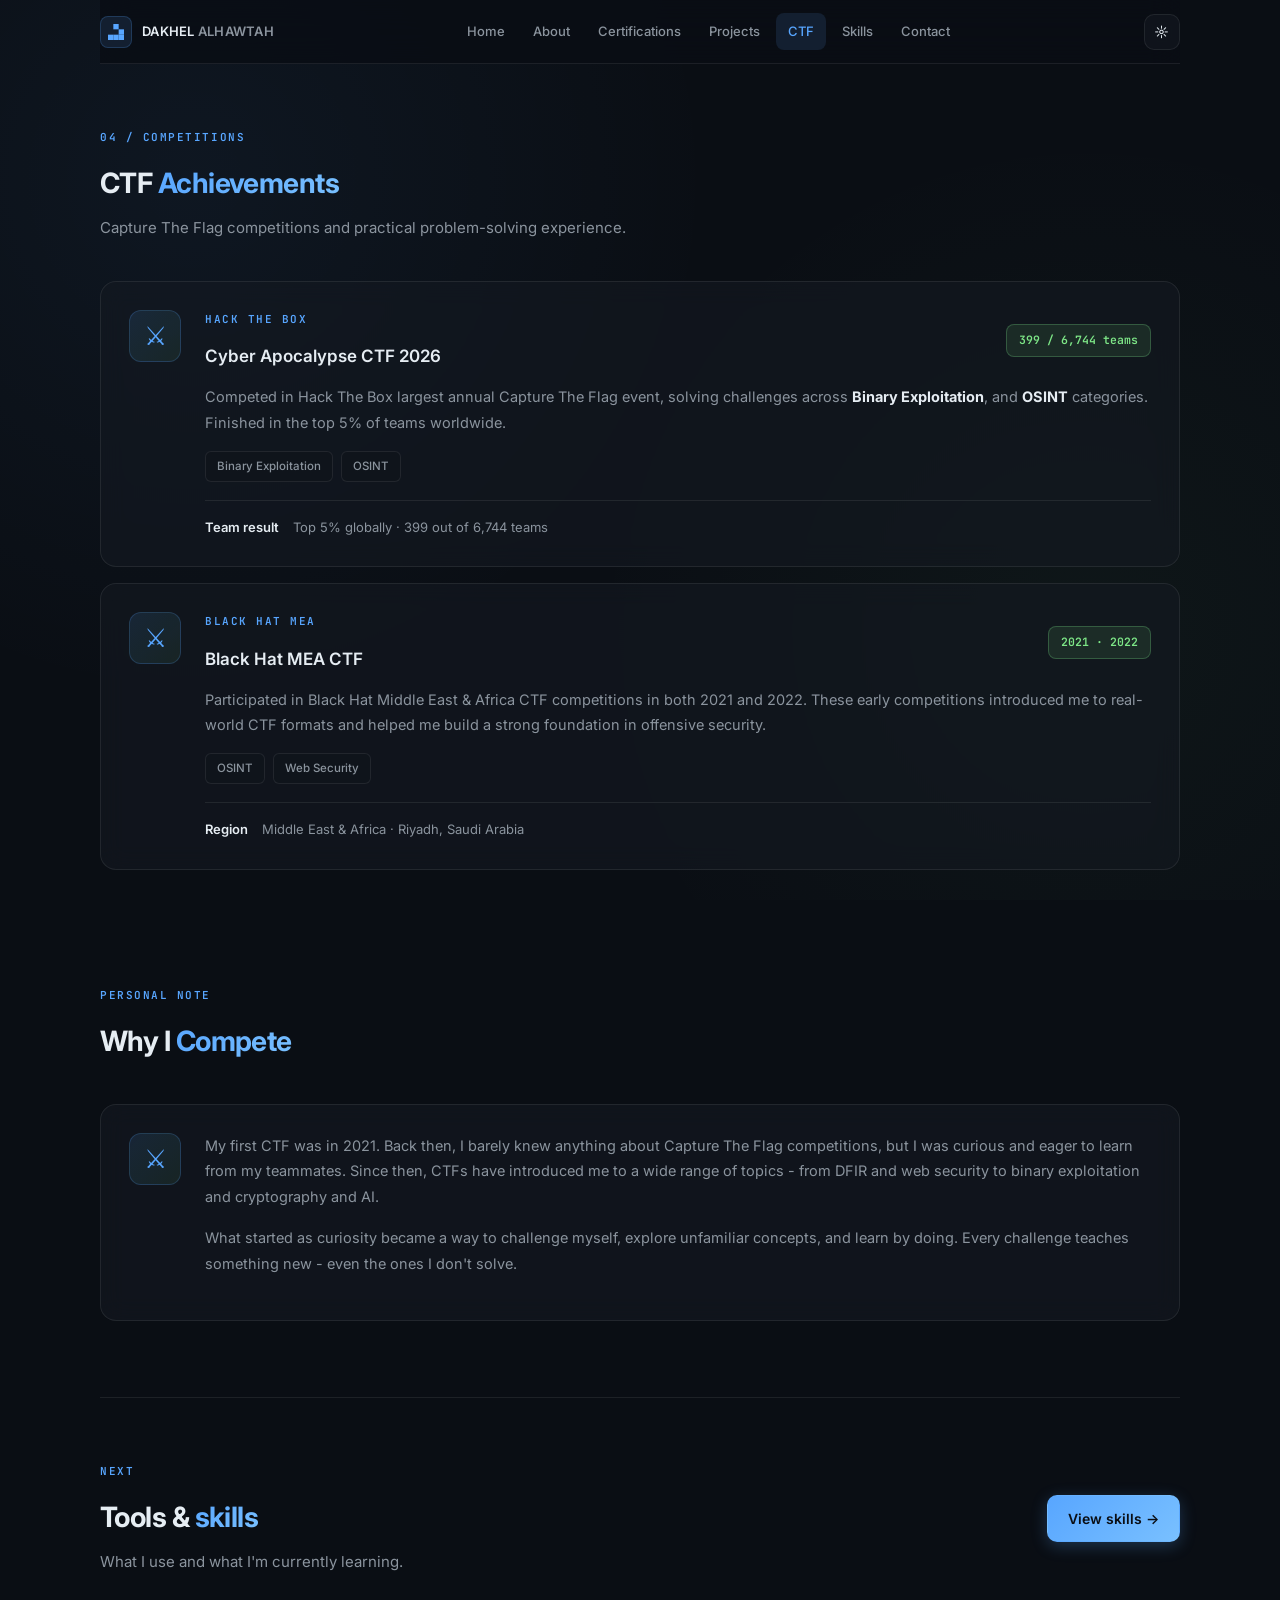
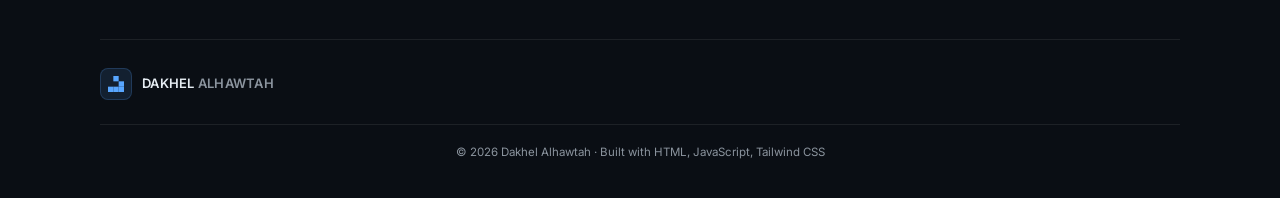
<file: ctf.html>
<!doctype html>
<html lang="en">
<head>
  <meta charset="utf-8">
  <meta name="viewport" content="width=device-width, initial-scale=1">
  <meta name="theme-color" content="#061018">
  <meta name="description" content="Dakhel Alhawtah — Capture The Flag competition experience and achievements.">
  <title>CTF - Dakhel Alhawtah</title>
  <link rel="preconnect" href="https://fonts.googleapis.com">
  <link rel="preconnect" href="https://fonts.gstatic.com" crossorigin>
  <link href="https://fonts.googleapis.com/css2?family=Inter:wght@400;500;600;700;800&family=JetBrains+Mono:wght@400;500;600&display=swap" rel="stylesheet">
  <link rel="stylesheet" href="style.css">
</head>
<body>
  <header class="site-header">
    <a class="brand" href="index.html" aria-label="Dakhel home">
      <span class="brand-mark">
        <svg viewBox="0 0 3 3" xmlns="http://www.w3.org/2000/svg" width="16" height="16" aria-hidden="true">
          <rect x="1" y="0" width="1" height="1" fill="currentColor"/>
          <rect x="2" y="1" width="1" height="1" fill="currentColor"/>
          <rect x="0" y="2" width="1" height="1" fill="currentColor"/>
          <rect x="1" y="2" width="1" height="1" fill="currentColor"/>
          <rect x="2" y="2" width="1" height="1" fill="currentColor"/>
        </svg>
      </span>
      <span>DAKHEL <b>ALHAWTAH</b></span>
    </a>
    <button class="menu-toggle" id="menuToggle" aria-label="Open navigation" aria-expanded="false" type="button">☰</button>
    <nav class="nav" id="nav">
      <a href="index.html">Home</a>
      <a href="about.html">About</a>
      <a href="certifications.html">Certifications</a>
      <a href="projects.html">Projects</a>
      <a class="active" href="ctf.html">CTF</a>
      <a href="skills.html">Skills</a>
      <a href="contact.html">Contact</a>
    </nav>
    <button class="theme-toggle" id="themeToggle" aria-label="Toggle theme" type="button">☼</button>
  </header>

  <main>
    <section class="content-section section-wrap" style="padding-top:64px;">
      <div class="section-heading">
        <p class="eyebrow">04 / COMPETITIONS</p>
        <h2>CTF <span>Achievements</span></h2>
        <p>Capture The Flag competitions and practical problem-solving experience.</p>
      </div>

      <!-- CYBER APOCALYPSE 2026 -->
      <article class="ctf-card panel" style="margin-bottom:16px;">
        <div class="ctf-emblem">⚔</div>
        <div class="ctf-body">
          <div class="ctf-title">
            <div>
              <p class="eyebrow">HACK THE BOX</p>
              <h3>Cyber Apocalypse CTF 2026</h3>
            </div>
            <span class="rank-pill">399 / 6,744 teams</span>
          </div>
          <p>
            Competed in Hack The Box largest annual Capture The Flag event, solving challenges 
            across <strong style="color:var(--text);">Binary Exploitation</strong>, 
             and 
            <strong style="color:var(--text);">OSINT</strong> categories. Finished in the top 5% of teams worldwide.
          </p>
          <div class="ctf-tags">
            <span>Binary Exploitation</span>
            <span>OSINT</span>
          </div>
          <div class="ctf-secondary">
            <b>Team result</b>
            <span>Top 5% globally · 399 out of 6,744 teams</span>
          </div>
        </div>
      </article>

      <!-- BLACK HAT MEA -->
      <article class="ctf-card panel" style="margin-bottom:16px;">
        <div class="ctf-emblem">⚔</div>
        <div class="ctf-body">
          <div class="ctf-title">
            <div>
              <p class="eyebrow">BLACK HAT MEA</p>
              <h3>Black Hat MEA CTF</h3>
            </div>
            <span class="rank-pill">2021 · 2022</span>
          </div>
          <p>
            Participated in Black Hat Middle East &amp; Africa CTF competitions in both 
            2021 and 2022. These early competitions introduced me to real-world CTF 
            formats and helped me build a strong foundation in offensive security.
          </p>
          <div class="ctf-tags">
            <span>OSINT</span>
            <span>Web Security</span>
          </div>
          <div class="ctf-secondary">
            <b>Region</b>
            <span>Middle East &amp; Africa · Riyadh, Saudi Arabia</span>
          </div>
        </div>
      </article>

    </section>

    <section class="content-section section-wrap">
      <div class="section-heading">
        <p class="eyebrow">PERSONAL NOTE</p>
        <h2>Why I <span>Compete</span></h2>
      </div>
      <article class="ctf-card panel">
        <div class="ctf-emblem">⚔</div>
        <div class="ctf-body">
          <p>
            My first CTF was in 2021. Back then, I barely knew anything about Capture The Flag competitions, 
            but I was curious and eager to learn from my teammates. Since then, CTFs have introduced me to a 
            wide range of topics - from DFIR and web security to binary exploitation and cryptography and AI.
          </p>
          <p>
            What started as curiosity became a way to challenge myself, explore unfamiliar 
            concepts, and learn by doing. Every challenge teaches something new - even the 
            ones I don't solve.
          </p>
        </div>
      </article>
    </section>

    <section class="contact-section section-wrap">
      <div>
        <p class="eyebrow">NEXT</p>
        <h2>Tools &amp; <span>skills</span></h2>
        <p>What I use and what I'm currently learning.</p>
      </div>
      <div class="contact-actions">
        <a class="button primary" href="skills.html">View skills →</a>
      </div>
    </section>
  </main>

  <footer class="site-footer section-wrap">
    <a class="brand" href="index.html">
      <span class="brand-mark">
        <svg viewBox="0 0 3 3" xmlns="http://www.w3.org/2000/svg" width="16" height="16" aria-hidden="true">
          <rect x="1" y="0" width="1" height="1" fill="currentColor"/>
          <rect x="2" y="1" width="1" height="1" fill="currentColor"/>
          <rect x="0" y="2" width="1" height="1" fill="currentColor"/>
          <rect x="1" y="2" width="1" height="1" fill="currentColor"/>
          <rect x="2" y="2" width="1" height="1" fill="currentColor"/>
        </svg>
      </span>
      <span>DAKHEL <b>ALHAWTAH</b></span>
    </a>
    <small>© <span id="year"></span> Dakhel Alhawtah · Built with HTML, JavaScript, Tailwind CSS</small>
  </footer>
  <script src="script.js"></script>
</body>
</html>
</file>
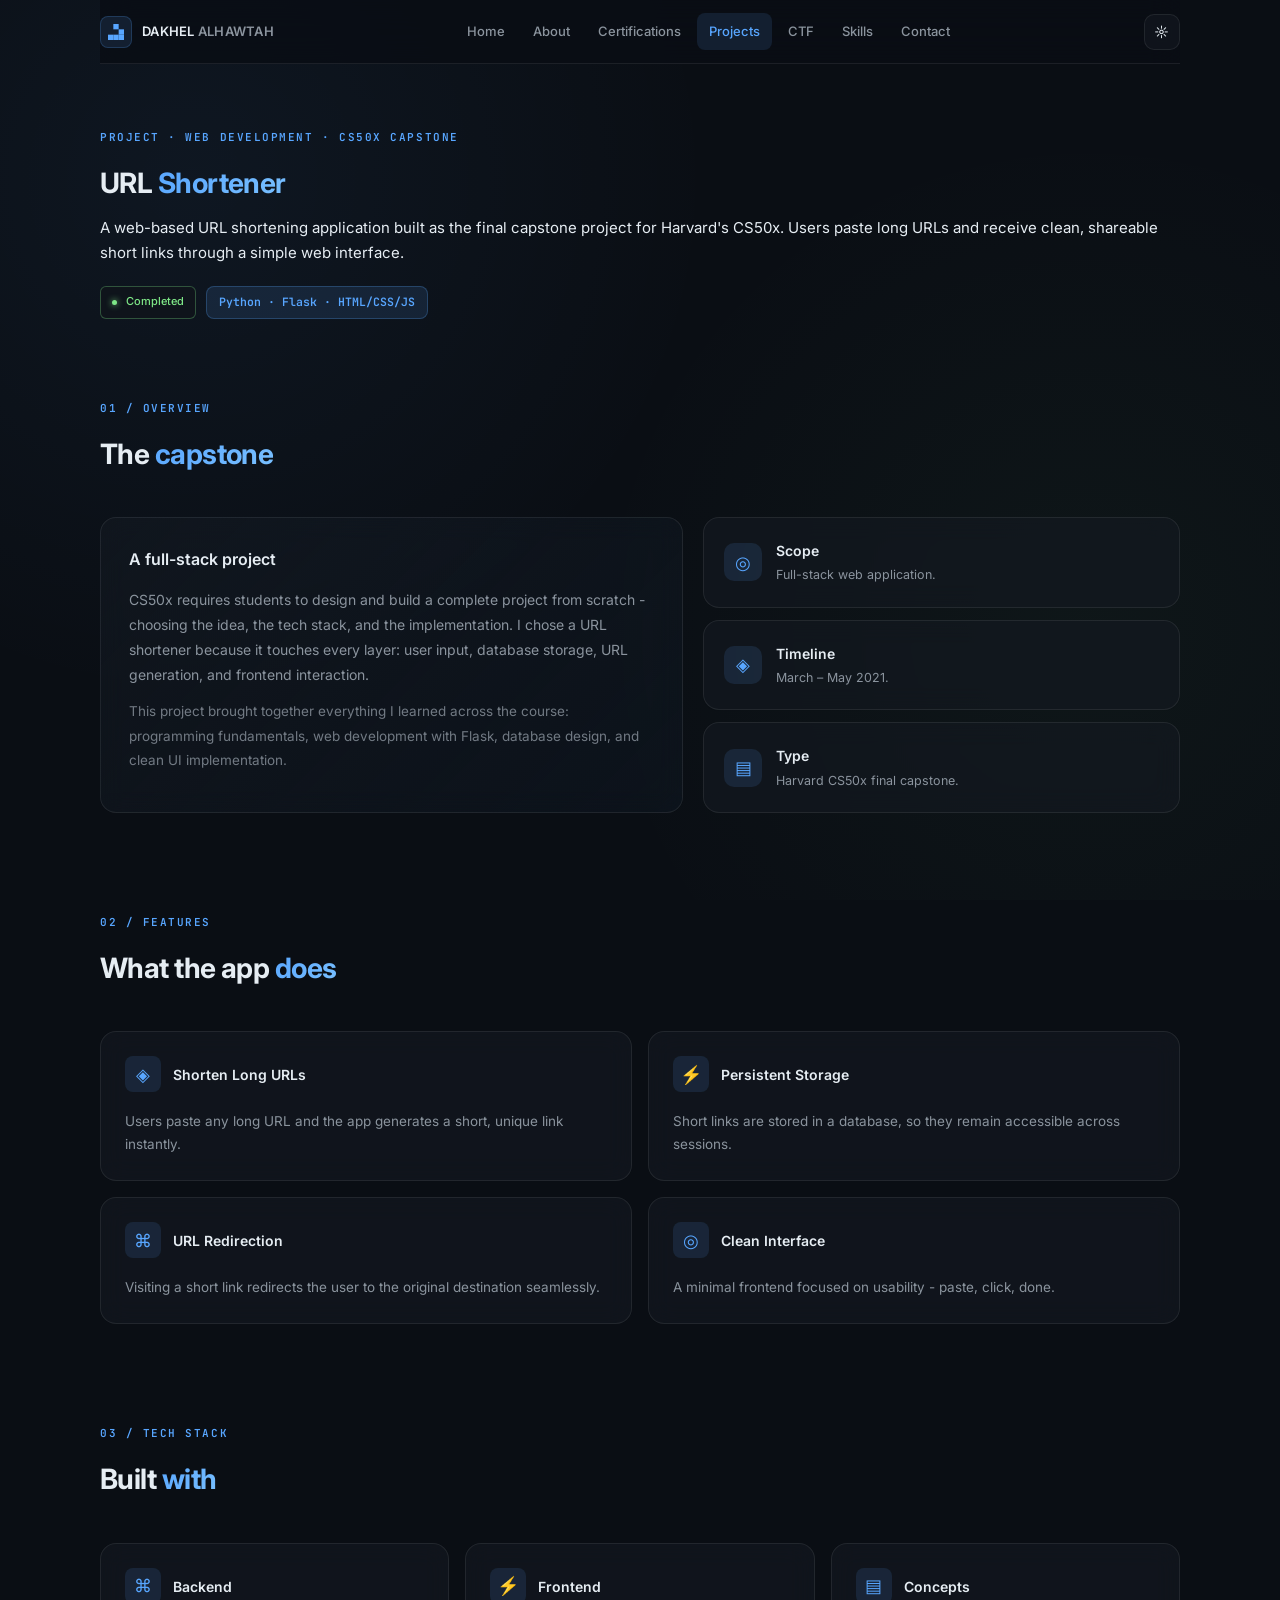
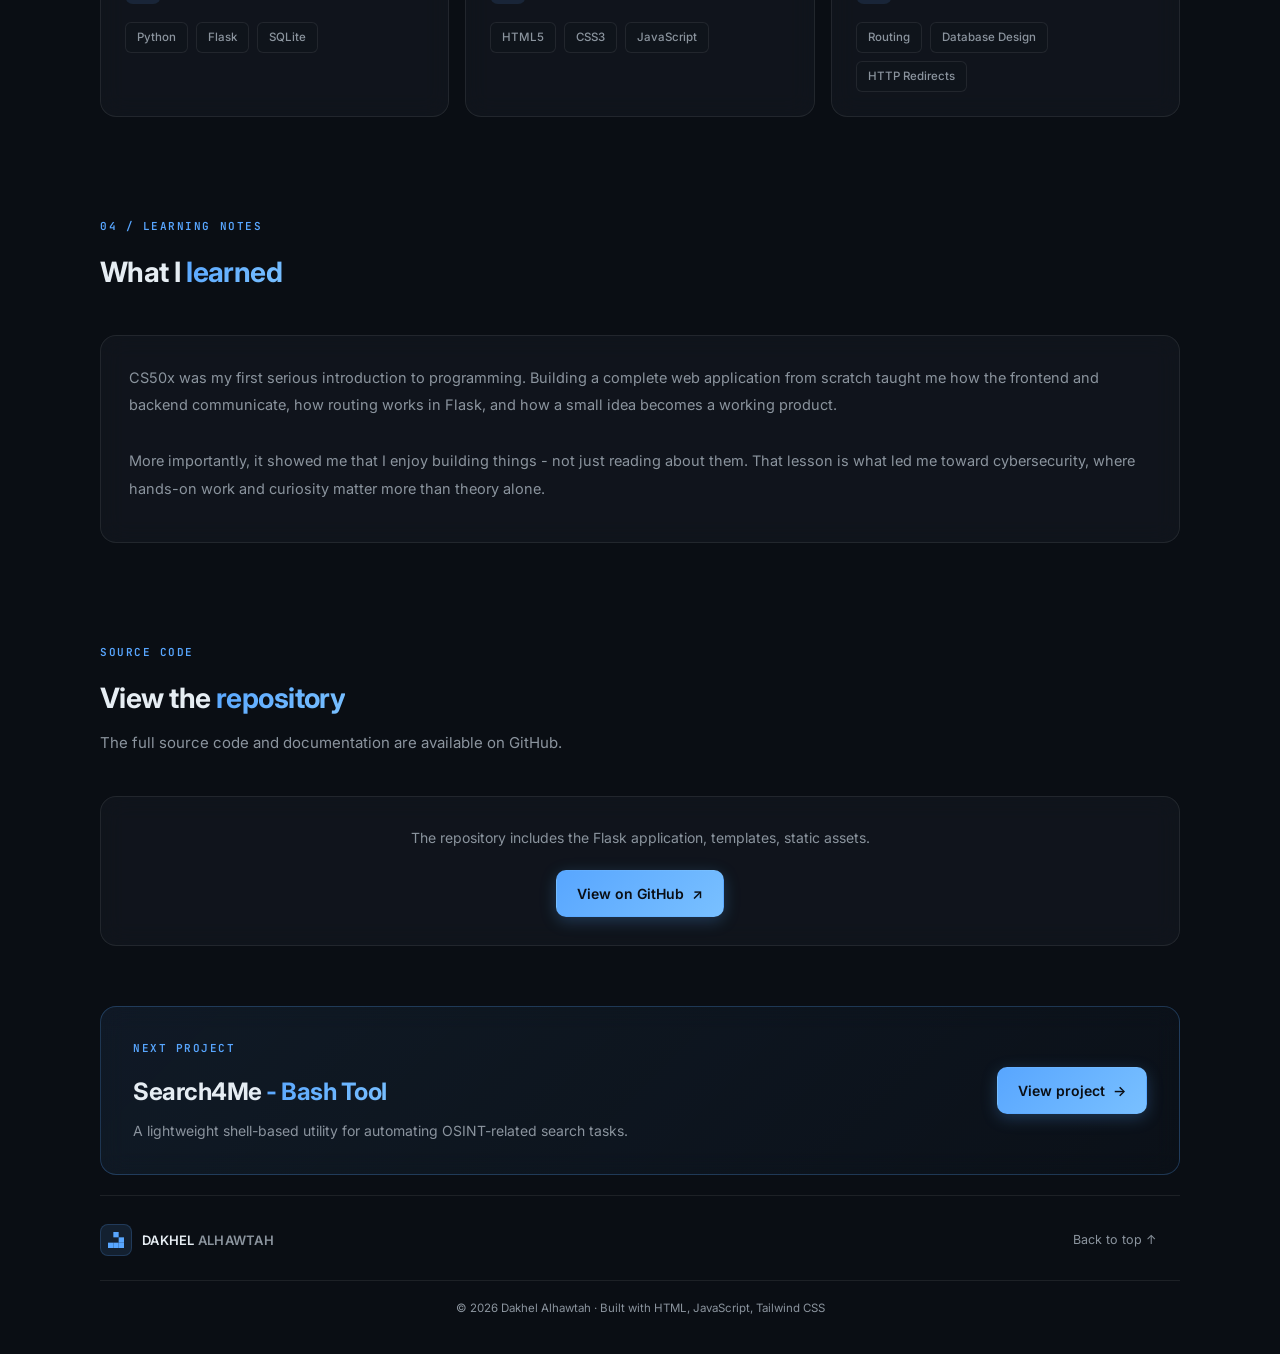
<file: project-cs50.html>
<!doctype html>
<html lang="en">
<head>
  <meta charset="utf-8">
  <meta name="viewport" content="width=device-width, initial-scale=1">
  <meta name="theme-color" content="#061018">
  <meta name="description" content="URL Shortener - A Flask web application built as the final capstone project for Harvard's CS50x.">
  <title>URL Shortener - CS50x - Dakhel Alhawtah</title>
  <link rel="preconnect" href="https://fonts.googleapis.com">
  <link rel="preconnect" href="https://fonts.gstatic.com" crossorigin>
  <link href="https://fonts.googleapis.com/css2?family=Inter:wght@400;500;600;700;800&family=JetBrains+Mono:wght@400;500;600&display=swap" rel="stylesheet">
  <link rel="stylesheet" href="style.css">
  <style>
    .next-project-card {
      padding: 32px;
      background: linear-gradient(135deg,
        rgba(88,166,255,0.08) 0%,
        rgba(88,166,255,0.02) 100%);
      border: 1px solid rgba(88,166,255,0.25);
      display: flex;
      align-items: center;
      justify-content: space-between;
      gap: 24px;
      flex-wrap: wrap;
      position: relative;
      transition: all .3s cubic-bezier(0.4, 0, 0.2, 1);
    }
    .next-project-card::before {
      content: "";
      position: absolute;
      top: 0; left: 0; right: 0;
      height: 2px;
      background: linear-gradient(90deg, transparent, var(--accent), transparent);
      opacity: 0;
      transition: opacity .3s;
    }
    .next-project-card:hover {
      border-color: var(--accent);
      transform: translateY(-4px);
      box-shadow: 0 16px 40px rgba(88,166,255,0.15), 0 0 24px rgba(88,166,255,0.08);
    }
    .next-project-card:hover::before { opacity: 1; }
    .next-project-title {
      font-size: 24px;
      font-weight: 700;
      letter-spacing: -0.02em;
      margin-bottom: 8px;
    }
    .next-project-title span {
      background: linear-gradient(135deg, var(--accent), #79c0ff);
      -webkit-background-clip: text;
      background-clip: text;
      -webkit-text-fill-color: transparent;
    }
  </style>
</head>
<body>
  <header class="site-header">
    <a class="brand" href="index.html" aria-label="Dakhel home">
      <span class="brand-mark">
        <svg viewBox="0 0 3 3" xmlns="http://www.w3.org/2000/svg" width="16" height="16" aria-hidden="true">
          <rect x="1" y="0" width="1" height="1" fill="currentColor"/>
          <rect x="2" y="1" width="1" height="1" fill="currentColor"/>
          <rect x="0" y="2" width="1" height="1" fill="currentColor"/>
          <rect x="1" y="2" width="1" height="1" fill="currentColor"/>
          <rect x="2" y="2" width="1" height="1" fill="currentColor"/>
        </svg>
      </span>
      <span>DAKHEL <b>ALHAWTAH</b></span>
    </a>
    <button class="menu-toggle" id="menuToggle" aria-label="Open navigation" aria-expanded="false" type="button">☰</button>
    <nav class="nav" id="nav">
      <a href="index.html">Home</a>
      <a href="about.html">About</a>
      <a href="certifications.html">Certifications</a>
      <a class="active" href="projects.html">Projects</a>
      <a href="ctf.html">CTF</a>
      <a href="skills.html">Skills</a>
      <a href="contact.html">Contact</a>
    </nav>
    <button class="theme-toggle" id="themeToggle" aria-label="Toggle theme" type="button">☼</button>
  </header>

  <main>

    <!-- HERO -->
    <section class="content-section section-wrap" style="padding-top:64px;">
      <div class="section-heading">
        <p class="eyebrow">PROJECT · WEB DEVELOPMENT · CS50X CAPSTONE</p>
        <h2>URL <span>Shortener</span></h2>
        <p>A web-based URL shortening application built as the final capstone project for Harvard's CS50x. Users paste long URLs and receive clean, shareable short links through a simple web interface.</p>
        <div style="margin-top:20px;display:flex;gap:10px;flex-wrap:wrap;">
          <span class="project-status" style="color:#7ee787;border-color:rgba(126,231,135,0.3);"><i style="background:#7ee787;box-shadow:0 0 6px #7ee787;"></i> Completed</span>
          <span class="rank-pill" style="color:var(--accent);background:var(--accent-soft);border-color:rgba(88,166,255,0.25);">Python · Flask · HTML/CSS/JS</span>
        </div>
      </div>
    </section>

    <!-- OVERVIEW -->
    <section class="content-section section-wrap" style="padding-top:20px;">
      <div class="section-heading">
        <p class="eyebrow">01 / OVERVIEW</p>
        <h2>The <span>capstone</span></h2>
      </div>
      <div class="about-grid">
        <article class="panel about-main methodology-intro">
          <h3>A full-stack project</h3>
          <p>CS50x requires students to design and build a complete project from scratch - choosing the idea, the tech stack, and the implementation. I chose a URL shortener because it touches every layer: user input, database storage, URL generation, and frontend interaction.</p>
          <p class="muted">This project brought together everything I learned across the course: programming fundamentals, web development with Flask, database design, and clean UI implementation.</p>
        </article>
        <div class="value-cards">
          <article class="mini-panel">
            <span class="mini-icon">◎</span>
            <div>
              <h3>Scope</h3>
              <p>Full-stack web application.</p>
            </div>
          </article>
          <article class="mini-panel">
            <span class="mini-icon">◈</span>
            <div>
              <h3>Timeline</h3>
              <p>March – May 2021.</p>
            </div>
          </article>
          <article class="mini-panel">
            <span class="mini-icon">▤</span>
            <div>
              <h3>Type</h3>
              <p>Harvard CS50x final capstone.</p>
            </div>
          </article>
        </div>
      </div>
    </section>

    <!-- FEATURES -->
    <section class="content-section section-wrap">
      <div class="section-heading">
        <p class="eyebrow">02 / FEATURES</p>
        <h2>What the app <span>does</span></h2>
      </div>

      <div class="skills-grid" style="grid-template-columns:repeat(2,1fr);">
        <article class="panel skill-panel">
          <div class="skill-heading"><span>◈</span><h3>Shorten Long URLs</h3></div>
          <p style="font-size:13.5px;color:var(--muted);line-height:1.7;">
            Users paste any long URL and the app generates a short, unique link instantly.
          </p>
        </article>

        <article class="panel skill-panel">
          <div class="skill-heading"><span>⚡</span><h3>Persistent Storage</h3></div>
          <p style="font-size:13.5px;color:var(--muted);line-height:1.7;">
            Short links are stored in a database, so they remain accessible across sessions.
          </p>
        </article>

        <article class="panel skill-panel">
          <div class="skill-heading"><span>⌘</span><h3>URL Redirection</h3></div>
          <p style="font-size:13.5px;color:var(--muted);line-height:1.7;">
            Visiting a short link redirects the user to the original destination seamlessly.
          </p>
        </article>

        <article class="panel skill-panel">
          <div class="skill-heading"><span>◎</span><h3>Clean Interface</h3></div>
          <p style="font-size:13.5px;color:var(--muted);line-height:1.7;">
            A minimal frontend focused on usability - paste, click, done.
          </p>
        </article>
      </div>
    </section>

    <!-- TECH STACK -->
    <section class="content-section section-wrap">
      <div class="section-heading">
        <p class="eyebrow">03 / TECH STACK</p>
        <h2>Built <span>with</span></h2>
      </div>
      <div class="skills-grid" style="grid-template-columns:repeat(3,1fr);">
        <article class="panel skill-panel">
          <div class="skill-heading"><span>⌘</span><h3>Backend</h3></div>
          <div class="skill-tags">
            <span>Python</span>
            <span>Flask</span>
            <span>SQLite</span>
          </div>
        </article>
        <article class="panel skill-panel">
          <div class="skill-heading"><span>⚡</span><h3>Frontend</h3></div>
          <div class="skill-tags">
            <span>HTML5</span>
            <span>CSS3</span>
            <span>JavaScript</span>
          </div>
        </article>
        <article class="panel skill-panel">
          <div class="skill-heading"><span>▤</span><h3>Concepts</h3></div>
          <div class="skill-tags">
            <span>Routing</span>
            <span>Database Design</span>
            <span>HTTP Redirects</span>
          </div>
        </article>
      </div>
    </section>

    <!-- LEARNING NOTES -->
    <section class="content-section section-wrap">
      <div class="section-heading">
        <p class="eyebrow">04 / LEARNING NOTES</p>
        <h2>What I <span>learned</span></h2>
      </div>
      <article class="panel methodology-intro">
        <p style="font-size:14.5px;line-height:1.9;color:var(--muted);">
          CS50x was my first serious introduction to programming. Building a complete web application from scratch taught me how the frontend and backend communicate, how routing works in Flask, and how a small idea becomes a working product.
        </p>
        <p style="font-size:14.5px;line-height:1.9;color:var(--muted);margin-top:16px;">
          More importantly, it showed me that I enjoy building things - not just reading about them. That lesson is what led me toward cybersecurity, where hands-on work and curiosity matter more than theory alone.
        </p>
      </article>
    </section>

    <!-- REPOSITORY -->
    <section class="content-section section-wrap">
      <div class="section-heading">
        <p class="eyebrow">SOURCE CODE</p>
        <h2>View the <span>repository</span></h2>
        <p>The full source code and documentation are available on GitHub.</p>
      </div>
      <article class="panel methodology-intro" style="text-align:center;">
        <p style="font-size:14px;color:var(--muted);margin-bottom:20px;">
          The repository includes the Flask application, templates, static assets.
        </p>
        <a class="button primary" href="https://github.com/dkhyl/Final-Project-CS50" target="_blank" rel="noreferrer" style="display:inline-flex;align-self:center;">
          View on GitHub <span>↗</span>
        </a>
      </article>
    </section>

    <!-- NEXT PROJECT -->
    <section class="content-section section-wrap" style="padding-top:40px;">
      <a href="project-search4me.html" style="display:block;text-decoration:none;color:inherit;">
        <article class="panel next-project-card">
          <div>
            <p class="eyebrow" style="color:var(--accent);">NEXT PROJECT</p>
            <h2 class="next-project-title">Search4Me <span>- Bash Tool</span></h2>
            <p style="font-size:14px;color:var(--muted);margin:0;">A lightweight shell-based utility for automating OSINT-related search tasks.</p>
          </div>
          <span class="button primary" style="white-space:nowrap;">View project <span>→</span></span>
        </article>
      </a>
    </section>

  </main>

  <footer class="site-footer section-wrap">
    <a class="brand" href="index.html">
      <span class="brand-mark">
        <svg viewBox="0 0 3 3" xmlns="http://www.w3.org/2000/svg" width="16" height="16" aria-hidden="true">
          <rect x="1" y="0" width="1" height="1" fill="currentColor"/>
          <rect x="2" y="1" width="1" height="1" fill="currentColor"/>
          <rect x="0" y="2" width="1" height="1" fill="currentColor"/>
          <rect x="1" y="2" width="1" height="1" fill="currentColor"/>
          <rect x="2" y="2" width="1" height="1" fill="currentColor"/>
        </svg>
      </span>
      <span>DAKHEL <b>ALHAWTAH</b></span>
    </a>
    <a href="#top" class="back-top">Back to top ↑</a>
    <small>© <span id="year"></span> Dakhel Alhawtah · Built with HTML, JavaScript, Tailwind CSS</small>
  </footer>
  <script src="script.js"></script>
</body>
</html>
</file>
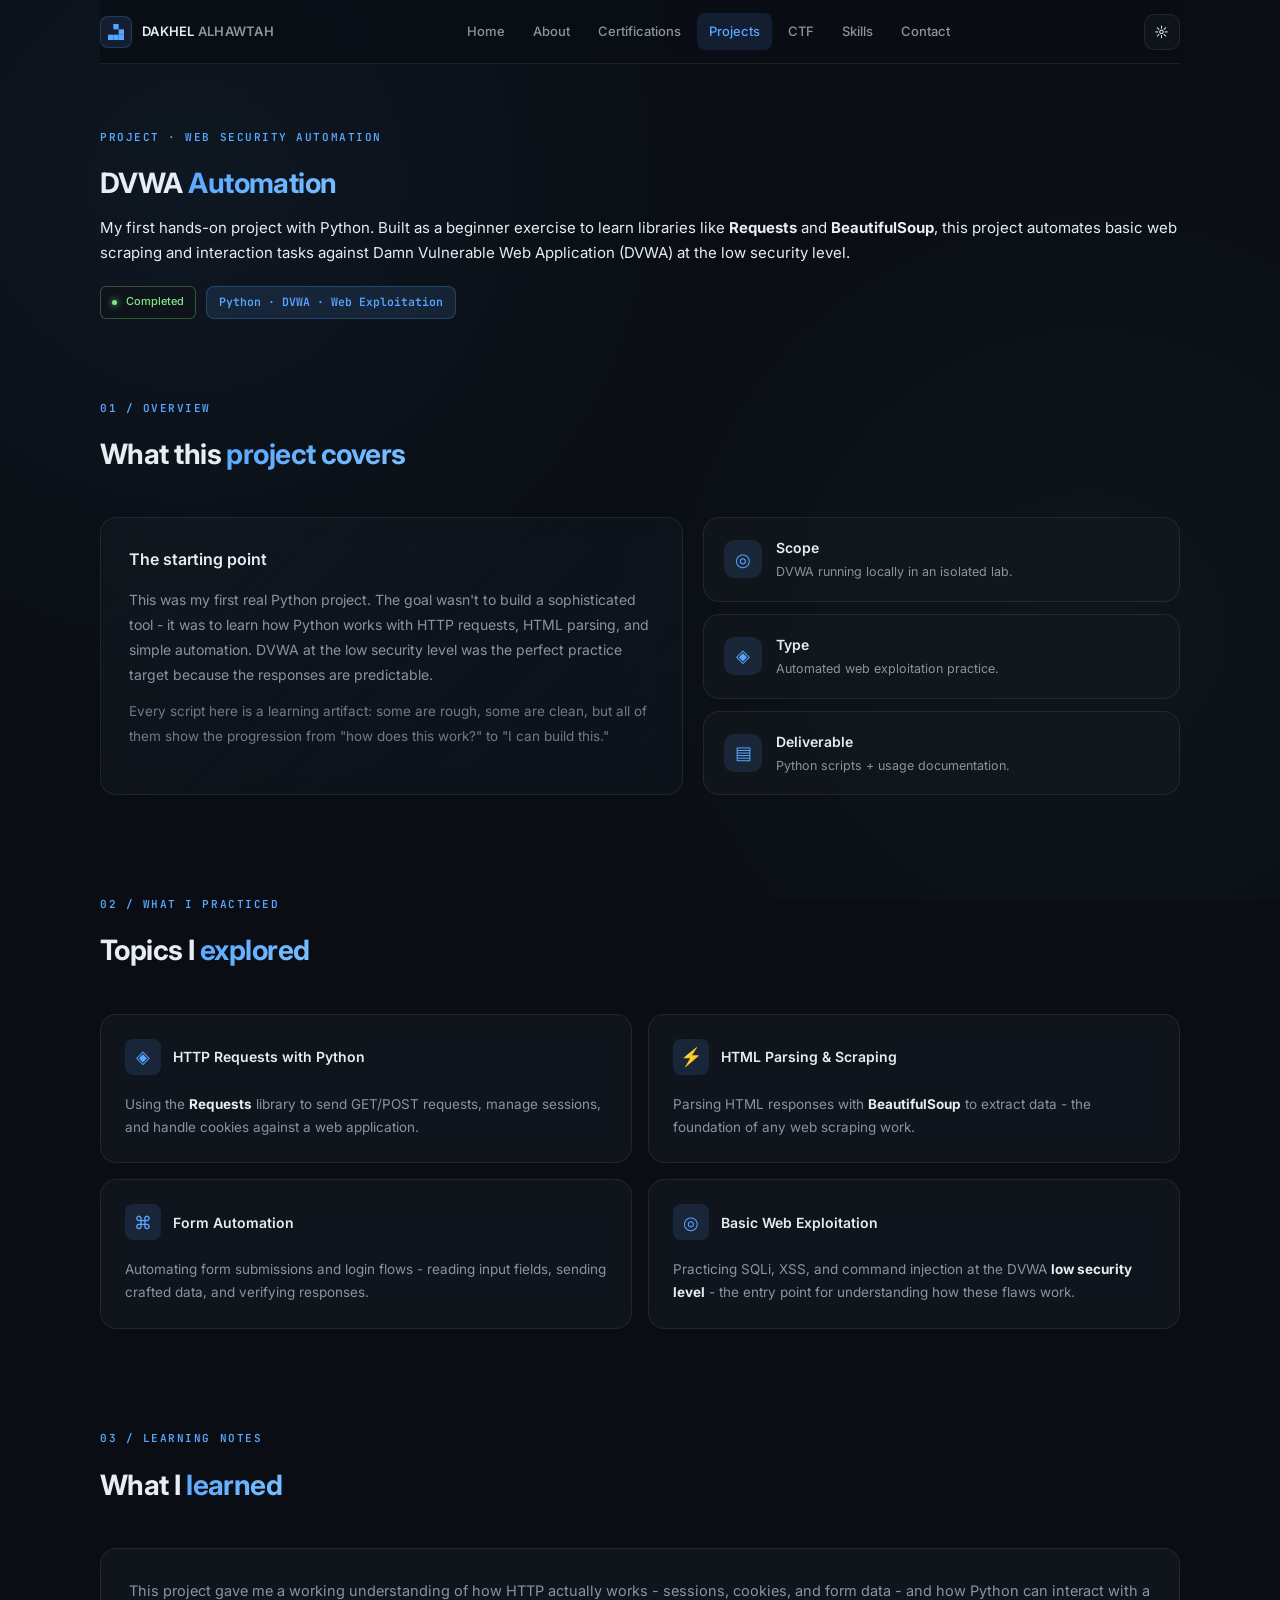
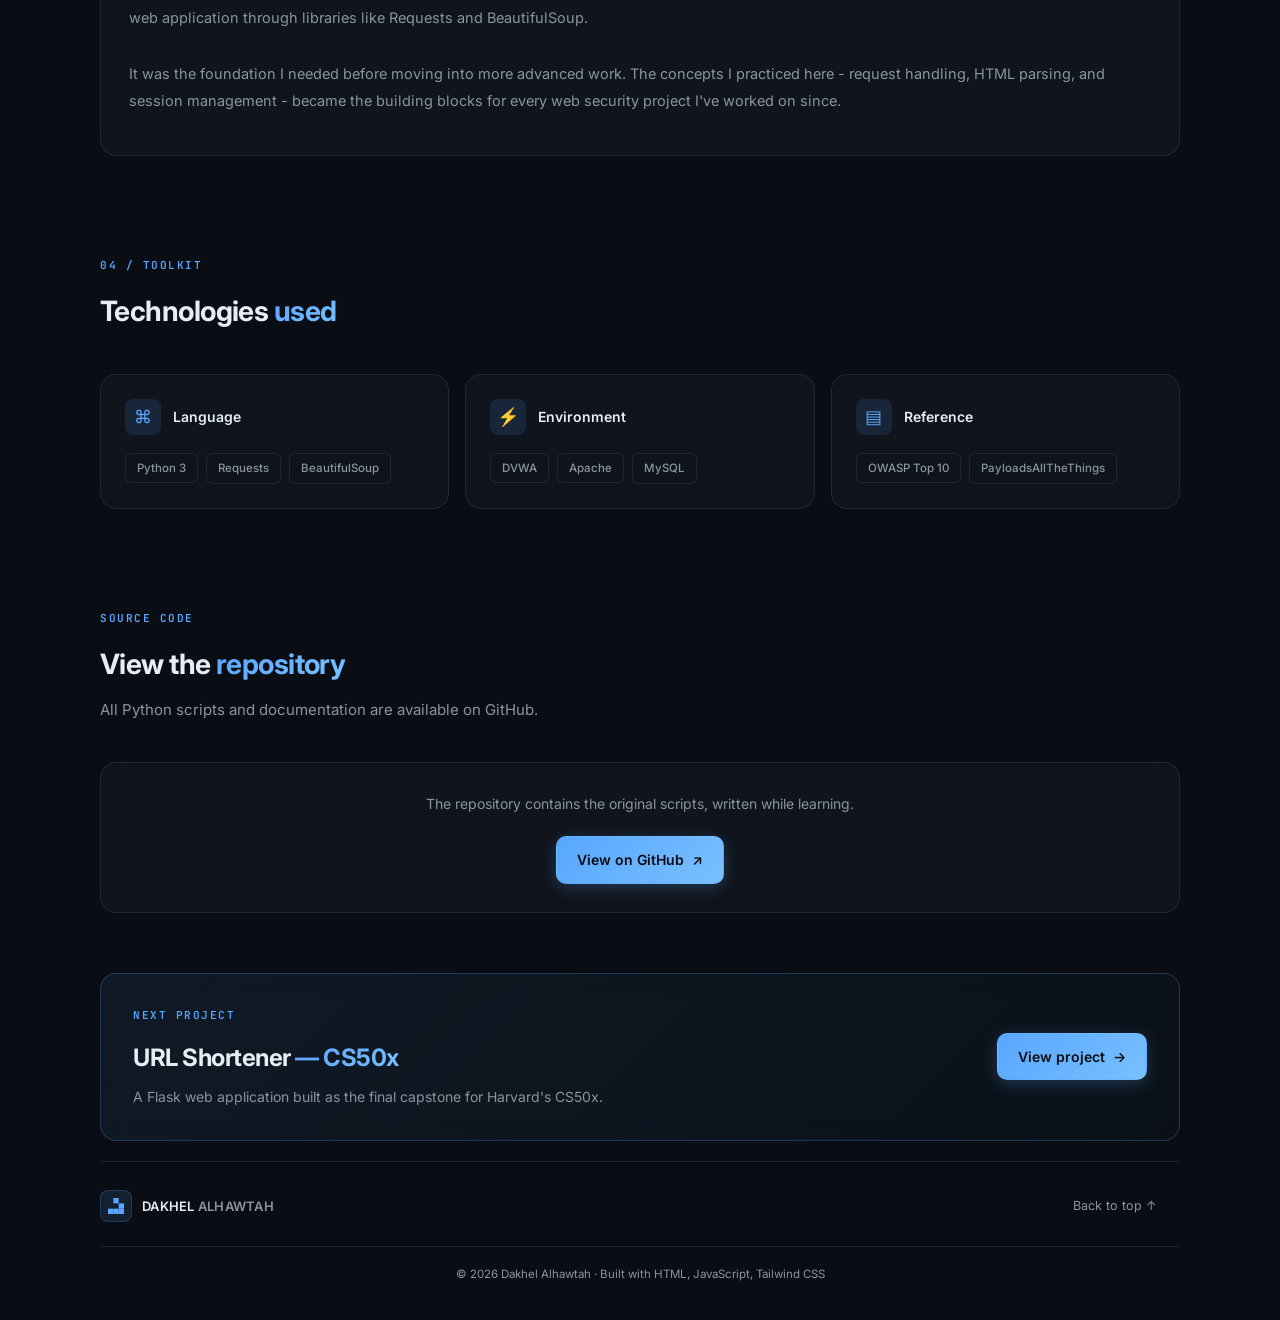
<file: project-dvwa.html>
<!doctype html>
<html lang="en">
<head>
  <meta charset="utf-8">
  <meta name="viewport" content="width=device-width, initial-scale=1">
  <meta name="theme-color" content="#061018">
  <meta name="description" content="DVWA Automation — Python automation for practicing web application exploitation in a controlled lab.">
  <title>DVWA Automation - Dakhel Alhawtah</title>
  <link rel="preconnect" href="https://fonts.googleapis.com">
  <link rel="preconnect" href="https://fonts.gstatic.com" crossorigin>
  <link href="https://fonts.googleapis.com/css2?family=Inter:wght@400;500;600;700;800&family=JetBrains+Mono:wght@400;500;600&display=swap" rel="stylesheet">
  <link rel="stylesheet" href="style.css">
  <style>
    .next-project-card {
      padding: 32px;
      background: linear-gradient(135deg,
        rgba(88,166,255,0.08) 0%,
        rgba(88,166,255,0.02) 100%);
      border: 1px solid rgba(88,166,255,0.25);
      display: flex;
      align-items: center;
      justify-content: space-between;
      gap: 24px;
      flex-wrap: wrap;
      position: relative;
      transition: all .3s cubic-bezier(0.4, 0, 0.2, 1);
    }

    .next-project-card::before {
      content: "";
      position: absolute;
      top: 0;
      left: 0;
      right: 0;
      height: 2px;
      background: linear-gradient(90deg, transparent, var(--accent), transparent);
      opacity: 0;
      transition: opacity .3s;
    }

    .next-project-card:hover {
      border-color: var(--accent);
      transform: translateY(-4px);
      box-shadow: 0 16px 40px rgba(88,166,255,0.15), 0 0 24px rgba(88,166,255,0.08);
    }

    .next-project-card:hover::before {
      opacity: 1;
    }

    .next-project-title {
      font-size: 24px;
      font-weight: 700;
      letter-spacing: -0.02em;
      margin-bottom: 8px;
    }

    .next-project-title span {
      background: linear-gradient(135deg, var(--accent), #79c0ff);
      -webkit-background-clip: text;
      background-clip: text;
      -webkit-text-fill-color: transparent;
    }
  </style>
</head>
<body>
  <header class="site-header">
    <a class="brand" href="index.html" aria-label="Dakhel home">
      <span class="brand-mark">
        <svg viewBox="0 0 3 3" xmlns="http://www.w3.org/2000/svg" width="16" height="16" aria-hidden="true">
          <rect x="1" y="0" width="1" height="1" fill="currentColor"/>
          <rect x="2" y="1" width="1" height="1" fill="currentColor"/>
          <rect x="0" y="2" width="1" height="1" fill="currentColor"/>
          <rect x="1" y="2" width="1" height="1" fill="currentColor"/>
          <rect x="2" y="2" width="1" height="1" fill="currentColor"/>
        </svg>
      </span>
      <span>DAKHEL <b>ALHAWTAH</b></span>
    </a>
    <button class="menu-toggle" id="menuToggle" aria-label="Open navigation" aria-expanded="false" type="button">☰</button>
    <nav class="nav" id="nav">
      <a href="index.html">Home</a>
      <a href="about.html">About</a>
      <a href="certifications.html">Certifications</a>
      <a class="active" href="projects.html">Projects</a>
      <a href="ctf.html">CTF</a>
      <a href="skills.html">Skills</a>
      <a href="contact.html">Contact</a>
    </nav>
    <button class="theme-toggle" id="themeToggle" aria-label="Toggle theme" type="button">☼</button>
  </header>

  <main>

    <!-- HERO -->
    <section class="content-section section-wrap" style="padding-top:64px;">
      <div class="section-heading">
        <p class="eyebrow">PROJECT · WEB SECURITY AUTOMATION</p>
        <h2>DVWA <span>Automation</span></h2>
            <p>My first hands-on project with Python. Built as a beginner exercise to learn libraries like <strong style="color:var(--text);">Requests</strong> and <strong style="color:var(--text);">BeautifulSoup</strong>, this project automates basic web scraping and interaction tasks against Damn Vulnerable Web Application (DVWA) at the low security level.</p>        <div style="margin-top:20px;display:flex;gap:10px;flex-wrap:wrap;">
          <span class="project-status" style="color:#7ee787;border-color:rgba(126,231,135,0.3);"><i style="background:#7ee787;box-shadow:0 0 6px #7ee787;"></i> Completed</span>
          <span class="rank-pill" style="color:var(--accent);background:var(--accent-soft);border-color:rgba(88,166,255,0.25);">Python · DVWA · Web Exploitation</span>
        </div>
      </div>
    </section>

    <!-- OVERVIEW -->
    <section class="content-section section-wrap" style="padding-top:20px;">
      <div class="section-heading">
        <p class="eyebrow">01 / OVERVIEW</p>
        <h2>What this <span>project covers</span></h2>
      </div>
      <div class="about-grid">
        <article class="panel about-main methodology-intro">
        <h3>The starting point</h3>
        <p>This was my first real Python project. The goal wasn't to build a sophisticated tool - it was to learn how Python works with HTTP requests, HTML parsing, and simple automation. DVWA at the low security level was the perfect practice target because the responses are predictable.</p>
        <p class="muted">Every script here is a learning artifact: some are rough, some are clean, but all of them show the progression from "how does this work?" to "I can build this."</p>
        </article>
        <div class="value-cards">
          <article class="mini-panel">
            <span class="mini-icon">◎</span>
            <div>
              <h3>Scope</h3>
              <p>DVWA running locally in an isolated lab.</p>
            </div>
          </article>
          <article class="mini-panel">
            <span class="mini-icon">◈</span>
            <div>
              <h3>Type</h3>
              <p>Automated web exploitation practice.</p>
            </div>
          </article>
          <article class="mini-panel">
            <span class="mini-icon">▤</span>
            <div>
              <h3>Deliverable</h3>
              <p>Python scripts + usage documentation.</p>
            </div>
          </article>
        </div>
      </div>
    </section>

    <!-- VULNERABILITIES -->
    <section class="content-section section-wrap">
    <div class="section-heading">
        <p class="eyebrow">02 / WHAT I PRACTICED</p>
        <h2>Topics I <span>explored</span></h2>
    </div>

    <div class="skills-grid" style="grid-template-columns:repeat(2,1fr);">
        <article class="panel skill-panel">
        <div class="skill-heading"><span>◈</span><h3>HTTP Requests with Python</h3></div>
        <p style="font-size:13.5px;color:var(--muted);line-height:1.7;">
            Using the <strong style="color:var(--text);">Requests</strong> library to send GET/POST requests, manage sessions, and handle cookies against a web application.
        </p>
        </article>

        <article class="panel skill-panel">
        <div class="skill-heading"><span>⚡</span><h3>HTML Parsing &amp; Scraping</h3></div>
        <p style="font-size:13.5px;color:var(--muted);line-height:1.7;">
            Parsing HTML responses with <strong style="color:var(--text);">BeautifulSoup</strong> to extract data - the foundation of any web scraping work.
        </p>
        </article>

        <article class="panel skill-panel">
        <div class="skill-heading"><span>⌘</span><h3>Form Automation</h3></div>
        <p style="font-size:13.5px;color:var(--muted);line-height:1.7;">
            Automating form submissions and login flows - reading input fields, sending crafted data, and verifying responses.
        </p>
        </article>

        <article class="panel skill-panel">
        <div class="skill-heading"><span>◎</span><h3>Basic Web Exploitation</h3></div>
        <p style="font-size:13.5px;color:var(--muted);line-height:1.7;">
            Practicing SQLi, XSS, and command injection at the DVWA <strong style="color:var(--text);">low security level</strong> - the entry point for understanding how these flaws work.
        </p>
        </article>
    </div>
    </section>

    <!-- APPROACH -->
    <section class="content-section section-wrap">
        <div class="section-heading">
            <p class="eyebrow">03 / LEARNING NOTES</p>
            <h2>What I <span>learned</span></h2>
        </div>
        <article class="panel methodology-intro">
            <p style="font-size:14.5px;line-height:1.9;color:var(--muted);">
            This project gave me a working understanding of how HTTP actually works -  sessions, cookies, and form data - and how Python can interact with a web application through libraries like Requests and BeautifulSoup.
            </p>
            <p style="font-size:14.5px;line-height:1.9;color:var(--muted);margin-top:16px;">
            It was the foundation I needed before moving into more advanced work. The concepts I practiced here - request handling, HTML parsing, and session management - became the building blocks for every web security project I've worked on since.
            </p>
        </article>
        </section>

    <!-- TOOLS -->
    <section class="content-section section-wrap">
      <div class="section-heading">
        <p class="eyebrow">04 / TOOLKIT</p>
        <h2>Technologies <span>used</span></h2>
      </div>
      <div class="skills-grid" style="grid-template-columns:repeat(3,1fr);">
        <article class="panel skill-panel">
          <div class="skill-heading"><span>⌘</span><h3>Language</h3></div>
          <div class="skill-tags">
            <span>Python 3</span>
            <span>Requests</span>
            <span>BeautifulSoup</span>
          </div>
        </article>
        <article class="panel skill-panel">
          <div class="skill-heading"><span>⚡</span><h3>Environment</h3></div>
          <div class="skill-tags">
            <span>DVWA</span>
            <span>Apache</span>
            <span>MySQL</span>
          </div>
        </article>
        <article class="panel skill-panel">
          <div class="skill-heading"><span>▤</span><h3>Reference</h3></div>
          <div class="skill-tags">
            <span>OWASP Top 10</span>
            <span>PayloadsAllTheThings</span>
          </div>
        </article>
      </div>
    </section>

    <!-- REPOSITORY -->
    <section class="content-section section-wrap">
      <div class="section-heading">
        <p class="eyebrow">SOURCE CODE</p>
        <h2>View the <span>repository</span></h2>
        <p>All Python scripts and documentation are available on GitHub.</p>
      </div>
            <article class="panel methodology-intro" style="text-align:center;">
            <p style="font-size:14px;color:var(--muted);margin-bottom:20px;">
                The repository contains the original scripts, written while learning.
            </p>
            <a class="button primary" href="https://github.com/dkhyl/dvwa-low" target="_blank" rel="noreferrer" style="display:inline-flex;align-self:center;">
                View on GitHub <span>↗</span>
            </a>
            </article>
    </section>

    <!-- NEXT PROJECT -->
    <section class="content-section section-wrap" style="padding-top:40px;">
      <a href="project-cs50.html" style="display:block;text-decoration:none;color:inherit;">
        <article class="panel next-project-card">
          <div>
            <p class="eyebrow" style="color:var(--accent);">NEXT PROJECT</p>
            <h2 class="next-project-title">URL Shortener <span>— CS50x</span></h2>
            <p style="font-size:14px;color:var(--muted);margin:0;">A Flask web application built as the final capstone for Harvard's CS50x.</p>
          </div>
          <span class="button primary" style="white-space:nowrap;">View project <span>→</span></span>
        </article>
      </a>
    </section>

  </main>

  <footer class="site-footer section-wrap">
    <a class="brand" href="index.html">
      <span class="brand-mark">
        <svg viewBox="0 0 3 3" xmlns="http://www.w3.org/2000/svg" width="16" height="16" aria-hidden="true">
          <rect x="1" y="0" width="1" height="1" fill="currentColor"/>
          <rect x="2" y="1" width="1" height="1" fill="currentColor"/>
          <rect x="0" y="2" width="1" height="1" fill="currentColor"/>
          <rect x="1" y="2" width="1" height="1" fill="currentColor"/>
          <rect x="2" y="2" width="1" height="1" fill="currentColor"/>
        </svg>
      </span>
      <span>DAKHEL <b>ALHAWTAH</b></span>
    </a>
    <a href="#top" class="back-top">Back to top ↑</a>
    <small>© <span id="year"></span> Dakhel Alhawtah · Built with HTML, JavaScript, Tailwind CSS</small>
  </footer>
  <script src="script.js"></script>
</body>
</html>
</file>
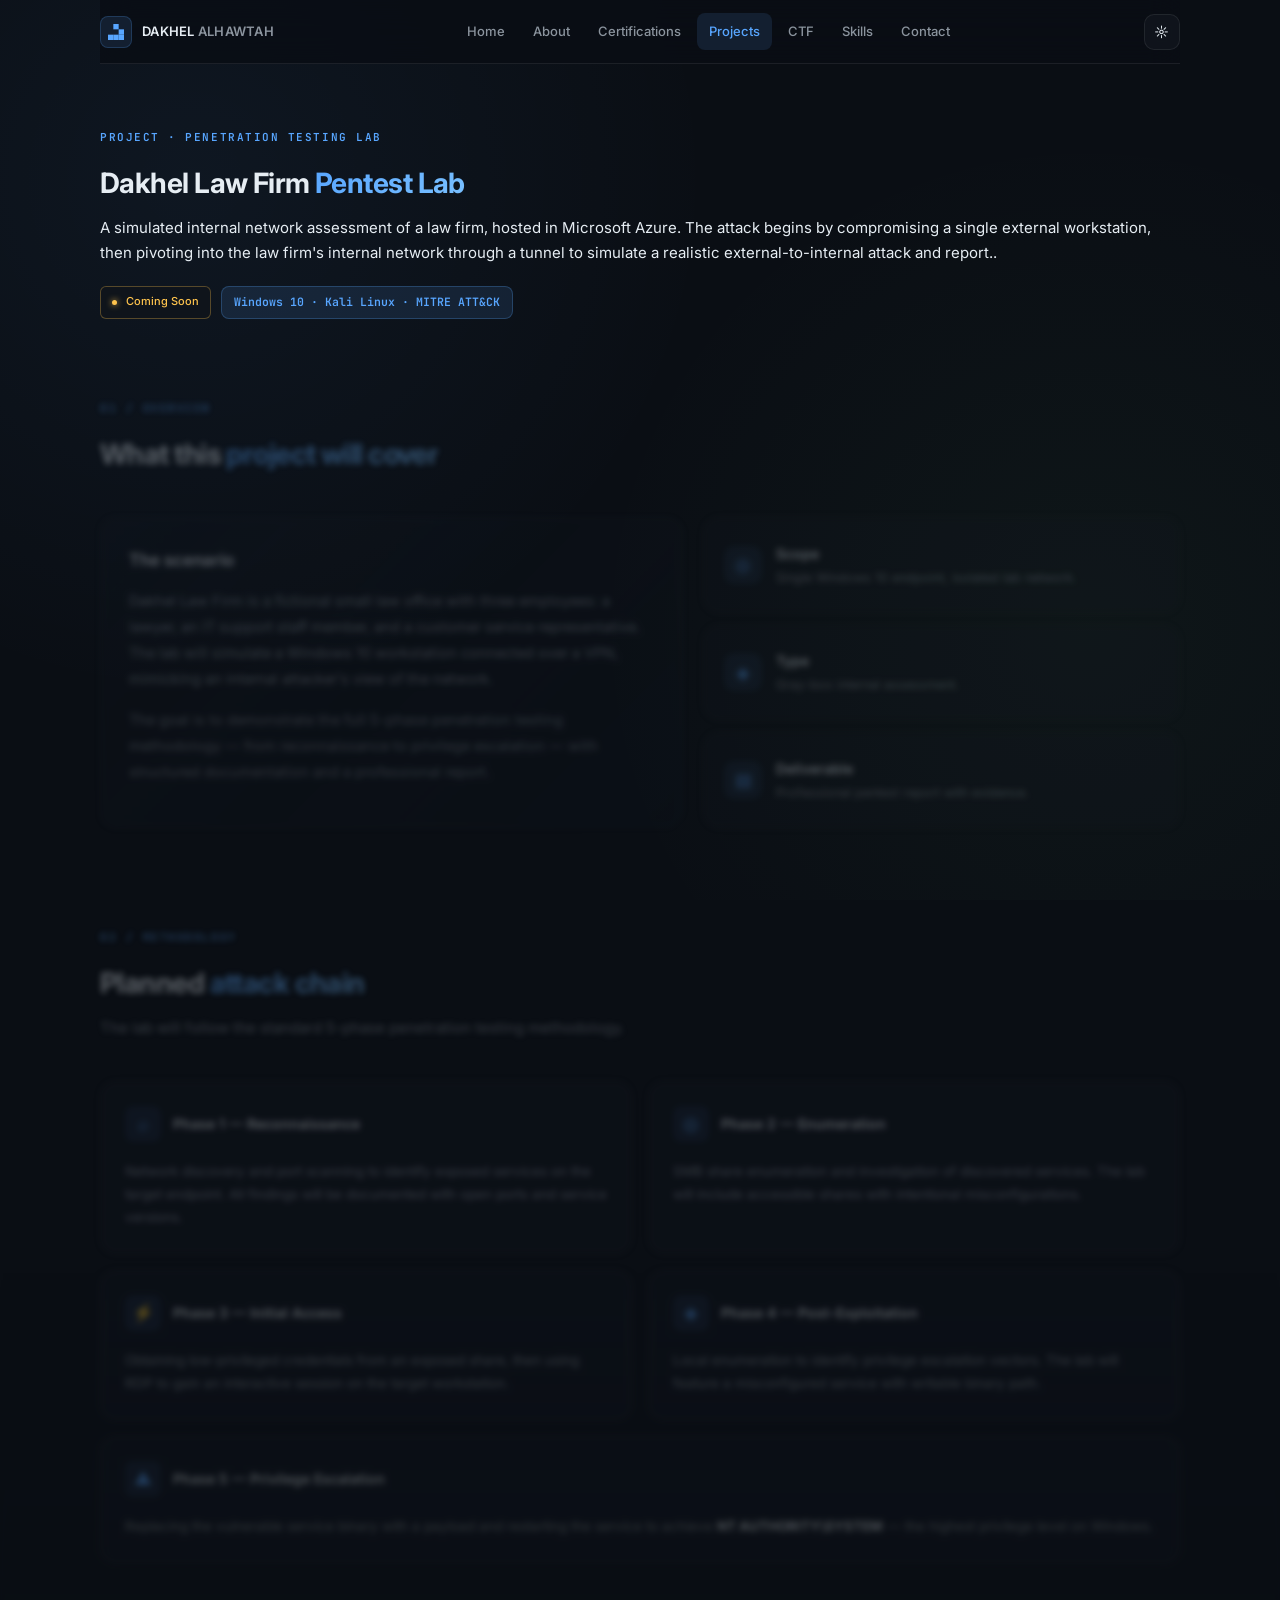
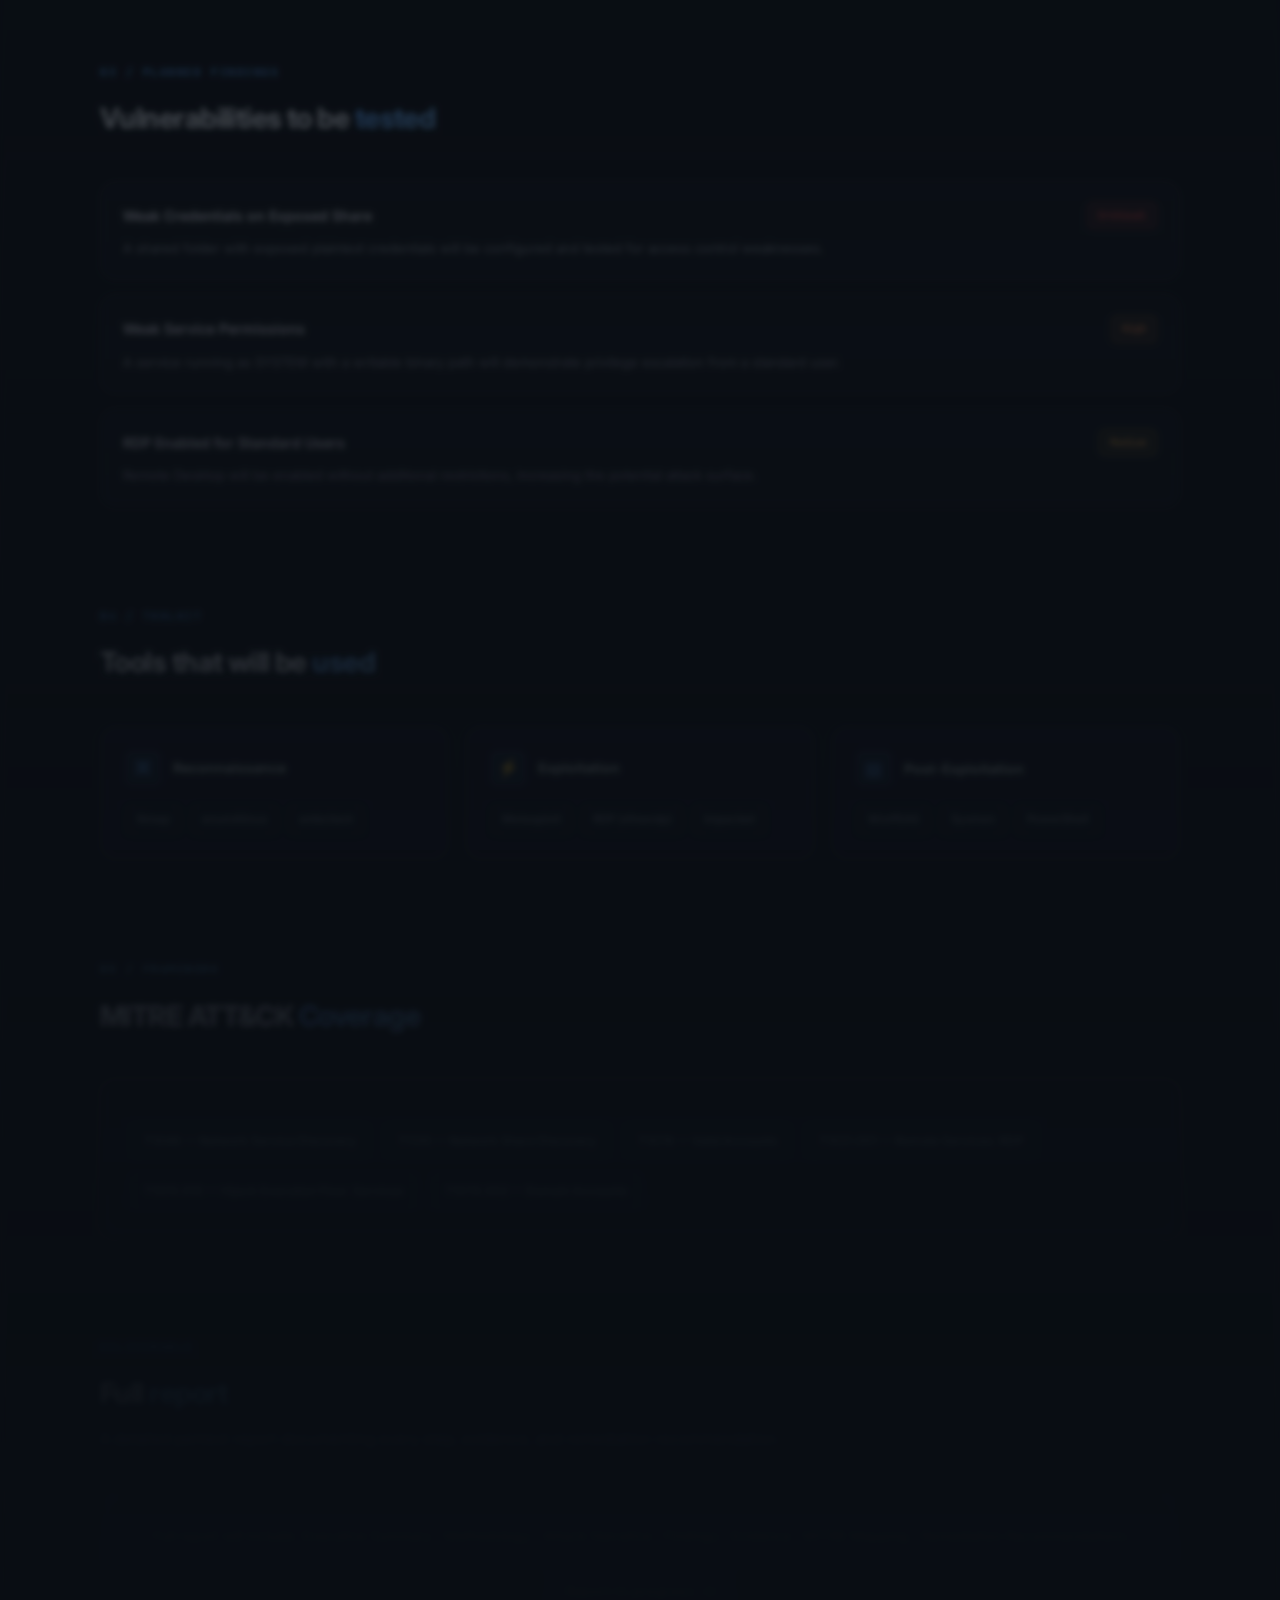
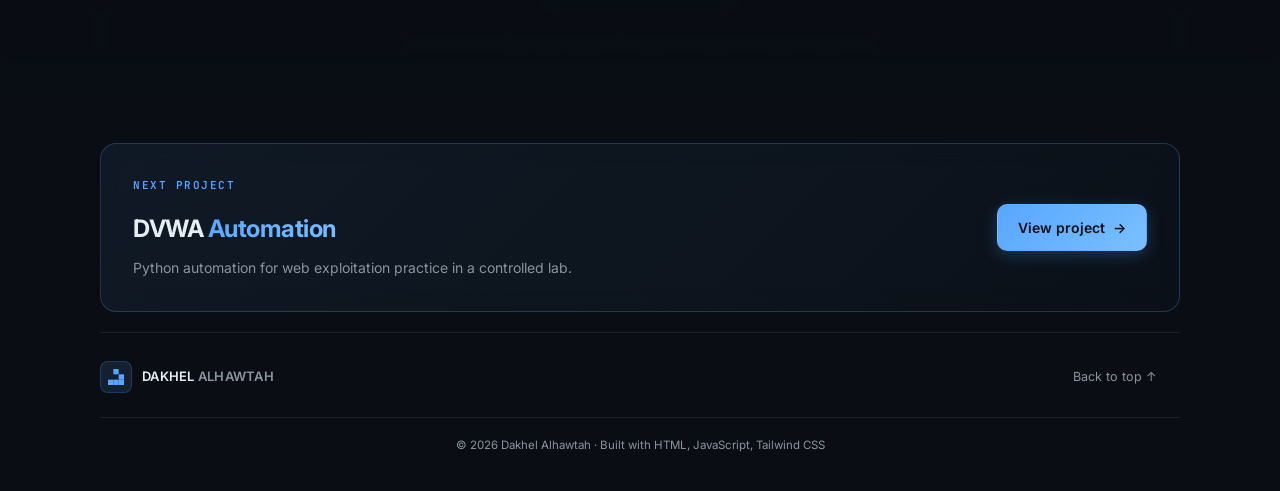
<file: project-lawfirm.html>
<!doctype html>
<html lang="en">
<head>
  <meta charset="utf-8">
  <meta name="viewport" content="width=device-width, initial-scale=1">
  <meta name="theme-color" content="#061018">
  <meta name="description" content="Dakhel Law Firm Pentest Lab — A planned internal network assessment of a fictional law firm's Windows environment.">
  <title>Dakhel Law Firm Pentest Lab - Dakhel Alhawtah</title>
  <link rel="preconnect" href="https://fonts.googleapis.com">
  <link rel="preconnect" href="https://fonts.gstatic.com" crossorigin>
  <link href="https://fonts.googleapis.com/css2?family=Inter:wght@400;500;600;700;800&family=JetBrains+Mono:wght@400;500;600&display=swap" rel="stylesheet">
  <link rel="stylesheet" href="style.css">
  <style>
    /* ============================================
       ARTISTIC BLUR — Middle content fades away
       ============================================ */
    .blurred-content {
      filter: blur(3px);
      opacity: 0.35;
      pointer-events: none;
      user-select: none;
      position: relative;
      transition: filter .4s ease, opacity .4s ease;
    }

    .blurred-content::after {
      content: "";
      position: absolute;
      inset: 0;
      background: linear-gradient(180deg,
        transparent 0%,
        transparent 30%,
        rgba(10,14,20,0.5) 60%,
        rgba(10,14,20,0.85) 85%,
        rgba(10,14,20,1) 100%
      );
      pointer-events: none;
    }

    /* Reveal on hover (optional desktop nicety) */
    @media (hover: hover) {
      .blurred-content:hover {
        filter: blur(1.5px);
        opacity: 0.55;
      }
    }

    /* Next project card — fully clear */
    .next-project-card {
      padding: 32px;
      background: linear-gradient(135deg,
        rgba(88,166,255,0.08) 0%,
        rgba(88,166,255,0.02) 100%);
      border: 1px solid rgba(88,166,255,0.25);
      display: flex;
      align-items: center;
      justify-content: space-between;
      gap: 24px;
      flex-wrap: wrap;
      position: relative;
      transition: all .3s cubic-bezier(0.4, 0, 0.2, 1);
    }

    .next-project-card::before {
      content: "";
      position: absolute;
      top: 0;
      left: 0;
      right: 0;
      height: 2px;
      background: linear-gradient(90deg, transparent, var(--accent), transparent);
      opacity: 0;
      transition: opacity .3s;
    }

    .next-project-card:hover {
      border-color: var(--accent);
      transform: translateY(-4px);
      box-shadow: 0 16px 40px rgba(88,166,255,0.15), 0 0 24px rgba(88,166,255,0.08);
    }

    .next-project-card:hover::before {
      opacity: 1;
    }

    .next-project-title {
      font-size: 24px;
      font-weight: 700;
      letter-spacing: -0.02em;
      margin-bottom: 8px;
    }

    .next-project-title span {
      background: linear-gradient(135deg, var(--accent), #79c0ff);
      -webkit-background-clip: text;
      background-clip: text;
      -webkit-text-fill-color: transparent;
    }
  </style>
</head>
<body>
  <header class="site-header">
    <a class="brand" href="index.html" aria-label="Dakhel home">
      <span class="brand-mark">
        <svg viewBox="0 0 3 3" xmlns="http://www.w3.org/2000/svg" width="16" height="16" aria-hidden="true">
          <rect x="1" y="0" width="1" height="1" fill="currentColor"/>
          <rect x="2" y="1" width="1" height="1" fill="currentColor"/>
          <rect x="0" y="2" width="1" height="1" fill="currentColor"/>
          <rect x="1" y="2" width="1" height="1" fill="currentColor"/>
          <rect x="2" y="2" width="1" height="1" fill="currentColor"/>
        </svg>
      </span>
      <span>DAKHEL <b>ALHAWTAH</b></span>
    </a>
    <button class="menu-toggle" id="menuToggle" aria-label="Open navigation" aria-expanded="false" type="button">☰</button>
    <nav class="nav" id="nav">
      <a href="index.html">Home</a>
      <a href="about.html">About</a>
      <a href="certifications.html">Certifications</a>
      <a class="active" href="projects.html">Projects</a>
      <a href="ctf.html">CTF</a>
      <a href="skills.html">Skills</a>
      <a href="contact.html">Contact</a>
    </nav>
    <button class="theme-toggle" id="themeToggle" aria-label="Toggle theme" type="button">☼</button>
  </header>

  <main>

    <!-- HERO — CLEAR -->
    <section class="content-section section-wrap" style="padding-top:64px;">
      <div class="section-heading">
        <p class="eyebrow">PROJECT · PENETRATION TESTING LAB</p>
        <h2>Dakhel Law Firm <span>Pentest Lab</span></h2>
        <p>A simulated internal network assessment of a law firm, hosted in Microsoft Azure. The attack begins by compromising a single external workstation, then pivoting into the law firm's internal network through a tunnel to simulate a realistic external-to-internal attack and report..</p>
        <div style="margin-top:20px;display:flex;gap:10px;flex-wrap:wrap;">
          <span class="project-status" style="color:#ffc44d;border-color:rgba(255,196,77,0.3);"><i style="background:#ffc44d;box-shadow:0 0 6px #ffc44d;"></i> Coming Soon</span>
          <span class="rank-pill" style="color:var(--accent);background:var(--accent-soft);border-color:rgba(88,166,255,0.25);"> Windows 10 · Kali Linux · MITRE ATT&CK</span>
        </div>
      </div>
    </section>

    <!-- MIDDLE — BLURRED -->
    <div class="blurred-content">

      <!-- OVERVIEW -->
      <section class="content-section section-wrap" style="padding-top:20px;">
        <div class="section-heading">
          <p class="eyebrow">01 / OVERVIEW</p>
          <h2>What this <span>project will cover</span></h2>
        </div>
        <div class="about-grid">
          <article class="panel about-main">
            <h3>The scenario</h3>
            <p>Dakhel Law Firm is a fictional small law office with three employees: a lawyer, an IT support staff member, and a customer service representative. The lab will simulate a Windows 10 workstation connected over a VPN, mimicking an internal attacker's view of the network.</p>
            <p class="muted">The goal is to demonstrate the full 5-phase penetration testing methodology — from reconnaissance to privilege escalation — with structured documentation and a professional report.</p>
          </article>
          <div class="value-cards">
            <article class="mini-panel">
              <span class="mini-icon">◎</span>
              <div>
                <h3>Scope</h3>
                <p>Single Windows 10 endpoint, isolated lab network.</p>
              </div>
            </article>
            <article class="mini-panel">
              <span class="mini-icon">◈</span>
              <div>
                <h3>Type</h3>
                <p>Gray-box internal assessment.</p>
              </div>
            </article>
            <article class="mini-panel">
              <span class="mini-icon">▤</span>
              <div>
                <h3>Deliverable</h3>
                <p>Professional pentest report with evidence.</p>
              </div>
            </article>
          </div>
        </div>
      </section>

      <!-- METHODOLOGY -->
      <section class="content-section section-wrap">
        <div class="section-heading">
          <p class="eyebrow">02 / METHODOLOGY</p>
          <h2>Planned <span>attack chain</span></h2>
          <p>The lab will follow the standard 5-phase penetration testing methodology.</p>
        </div>

        <div class="skills-grid" style="grid-template-columns:repeat(2,1fr);">
          <article class="panel skill-panel">
            <div class="skill-heading"><span>⌕</span><h3>Phase 1 — Reconnaissance</h3></div>
            <p style="font-size:13.5px;color:var(--muted);line-height:1.7;">
              Network discovery and port scanning to identify exposed services on the target endpoint. All findings will be documented with open ports and service versions.
            </p>
          </article>

          <article class="panel skill-panel">
            <div class="skill-heading"><span>◎</span><h3>Phase 2 — Enumeration</h3></div>
            <p style="font-size:13.5px;color:var(--muted);line-height:1.7;">
              SMB share enumeration and investigation of discovered services. The lab will include accessible shares with intentional misconfigurations.
            </p>
          </article>

          <article class="panel skill-panel">
            <div class="skill-heading"><span>⚡</span><h3>Phase 3 — Initial Access</h3></div>
            <p style="font-size:13.5px;color:var(--muted);line-height:1.7;">
              Obtaining low-privileged credentials from an exposed share, then using RDP to gain an interactive session on the target workstation.
            </p>
          </article>

          <article class="panel skill-panel">
            <div class="skill-heading"><span>◈</span><h3>Phase 4 — Post-Exploitation</h3></div>
            <p style="font-size:13.5px;color:var(--muted);line-height:1.7;">
              Local enumeration to identify privilege escalation vectors. The lab will feature a misconfigured service with writable binary path.
            </p>
          </article>

          <article class="panel skill-panel" style="grid-column:1/-1;">
            <div class="skill-heading"><span>▲</span><h3>Phase 5 — Privilege Escalation</h3></div>
            <p style="font-size:13.5px;color:var(--muted);line-height:1.7;">
              Replacing the vulnerable service binary with a payload and restarting the service to achieve <strong style="color:var(--text);">NT AUTHORITY\SYSTEM</strong> — the highest privilege level on Windows.
            </p>
          </article>
        </div>
      </section>

      <!-- FINDINGS -->
      <section class="content-section section-wrap">
        <div class="section-heading">
          <p class="eyebrow">03 / PLANNED FINDINGS</p>
          <h2>Vulnerabilities to be <span>tested</span></h2>
        </div>
        <div class="credential-grid" style="grid-template-columns:1fr;">
          <article class="credential-card" style="align-items:flex-start;flex-direction:column;gap:8px;">
            <div style="display:flex;align-items:center;gap:12px;width:100%;">
              <h3 style="font-size:14px;margin:0;">Weak Credentials on Exposed Share</h3>
              <span class="credential-tag" style="color:#ff4d4d;background:rgba(255,77,77,0.1);border-color:rgba(255,77,77,0.25);">Critical</span>
            </div>
            <p style="font-size:13px;color:var(--muted);line-height:1.7;margin:0;">
              A shared folder with exposed plaintext credentials will be configured and tested for access control weaknesses.
            </p>
          </article>

          <article class="credential-card" style="align-items:flex-start;flex-direction:column;gap:8px;">
            <div style="display:flex;align-items:center;gap:12px;width:100%;">
              <h3 style="font-size:14px;margin:0;">Weak Service Permissions</h3>
              <span class="credential-tag" style="color:#ff9d4d;background:rgba(255,157,77,0.1);border-color:rgba(255,157,77,0.25);">High</span>
            </div>
            <p style="font-size:13px;color:var(--muted);line-height:1.7;margin:0;">
              A service running as SYSTEM with a writable binary path will demonstrate privilege escalation from a standard user.
            </p>
          </article>

          <article class="credential-card" style="align-items:flex-start;flex-direction:column;gap:8px;">
            <div style="display:flex;align-items:center;gap:12px;width:100%;">
              <h3 style="font-size:14px;margin:0;">RDP Enabled for Standard Users</h3>
              <span class="credential-tag" style="color:#ffc44d;background:rgba(255,196,77,0.1);border-color:rgba(255,196,77,0.25);">Medium</span>
            </div>
            <p style="font-size:13px;color:var(--muted);line-height:1.7;margin:0;">
              Remote Desktop will be enabled without additional restrictions, increasing the potential attack surface.
            </p>
          </article>
        </div>
      </section>

      <!-- TOOLS -->
      <section class="content-section section-wrap">
        <div class="section-heading">
          <p class="eyebrow">04 / TOOLKIT</p>
          <h2>Tools that will be <span>used</span></h2>
        </div>
        <div class="skills-grid" style="grid-template-columns:repeat(3,1fr);">
          <article class="panel skill-panel">
            <div class="skill-heading"><span>⌘</span><h3>Reconnaissance</h3></div>
            <div class="skill-tags">
              <span>Nmap</span>
              <span>enum4linux</span>
              <span>smbclient</span>
            </div>
          </article>
          <article class="panel skill-panel">
            <div class="skill-heading"><span>⚡</span><h3>Exploitation</h3></div>
            <div class="skill-tags">
              <span>Metasploit</span>
              <span>RDP (xfreerdp)</span>
              <span>Impacket</span>
            </div>
          </article>
          <article class="panel skill-panel">
            <div class="skill-heading"><span>▤</span><h3>Post-Exploitation</h3></div>
            <div class="skill-tags">
              <span>WinPEAS</span>
              <span>Sysmon</span>
              <span>PowerShell</span>
            </div>
          </article>
        </div>
      </section>

      <!-- MITRE -->
      <section class="content-section section-wrap">
        <div class="section-heading">
          <p class="eyebrow">05 / FRAMEWORK</p>
          <h2>MITRE ATT&amp;CK <span>Coverage</span></h2>
        </div>
        <article class="panel" style="padding:28px;">
          <div class="skill-tags" style="gap:12px;">
            <span style="font-size:12px;padding:8px 14px;">T1046 — Network Service Discovery</span>
            <span style="font-size:12px;padding:8px 14px;">T1135 — Network Share Discovery</span>
            <span style="font-size:12px;padding:8px 14px;">T1078 — Valid Accounts</span>
            <span style="font-size:12px;padding:8px 14px;">T1021.001 — Remote Services: RDP</span>
            <span style="font-size:12px;padding:8px 14px;">T1574.010 — Hijack Execution Flow: Services</span>
            <span style="font-size:12px;padding:8px 14px;">T1078.002 — Domain Accounts</span>
          </div>
        </article>
      </section>

      <!-- REPORT CTA -->
      <section class="content-section section-wrap">
        <div class="section-heading">
          <p class="eyebrow">DELIVERABLE</p>
          <h2>Full <span>report</span></h2>
          <p>A detailed pentest report documenting every step, evidence, and remediation recommendation.</p>
        </div>
        <article class="panel" style="padding:32px;text-align:center;">
          <p style="font-size:14px;color:var(--muted);margin-bottom:20px;">
            Full report will include: Executive Summary · Methodology · Attack Narrative · Findings · Evidence · MITRE Mapping · Remediation Recommendations
          </p>
          <span class="button secondary" style="display:inline-flex;cursor:not-allowed;opacity:0.6;">
            Report in progress <span>◷</span>
          </span>
          <p style="font-size:12px;color:var(--muted);margin-top:16px;opacity:.7;">
            The lab is currently being designed. The report will be published upon completion.
          </p>
        </article>
      </section>

    </div>
    <!-- END BLURRED CONTENT -->

    <!-- NEXT PROJECT — CLEAR -->
    <section class="content-section section-wrap" style="padding-top:40px;">
      <a href="project-dvwa.html" style="display:block;text-decoration:none;color:inherit;">
        <article class="panel next-project-card">
          <div>
            <p class="eyebrow" style="color:var(--accent);">NEXT PROJECT</p>
            <h2 class="next-project-title">DVWA <span>Automation</span></h2>
            <p style="font-size:14px;color:var(--muted);margin:0;">Python automation for web exploitation practice in a controlled lab.</p>
          </div>
          <span class="button primary" style="white-space:nowrap;">View project <span>→</span></span>
        </article>
      </a>
    </section>

  </main>

  <footer class="site-footer section-wrap">
    <a class="brand" href="index.html">
      <span class="brand-mark">
        <svg viewBox="0 0 3 3" xmlns="http://www.w3.org/2000/svg" width="16" height="16" aria-hidden="true">
          <rect x="1" y="0" width="1" height="1" fill="currentColor"/>
          <rect x="2" y="1" width="1" height="1" fill="currentColor"/>
          <rect x="0" y="2" width="1" height="1" fill="currentColor"/>
          <rect x="1" y="2" width="1" height="1" fill="currentColor"/>
          <rect x="2" y="2" width="1" height="1" fill="currentColor"/>
        </svg>
      </span>
      <span>DAKHEL <b>ALHAWTAH</b></span>
    </a>
    <a href="#top" class="back-top">Back to top ↑</a>
    <small>© <span id="year"></span> Dakhel Alhawtah · Built with HTML, JavaScript, Tailwind CSS</small>
  </footer>
  <script src="script.js"></script>
</body>
</html>
</file>
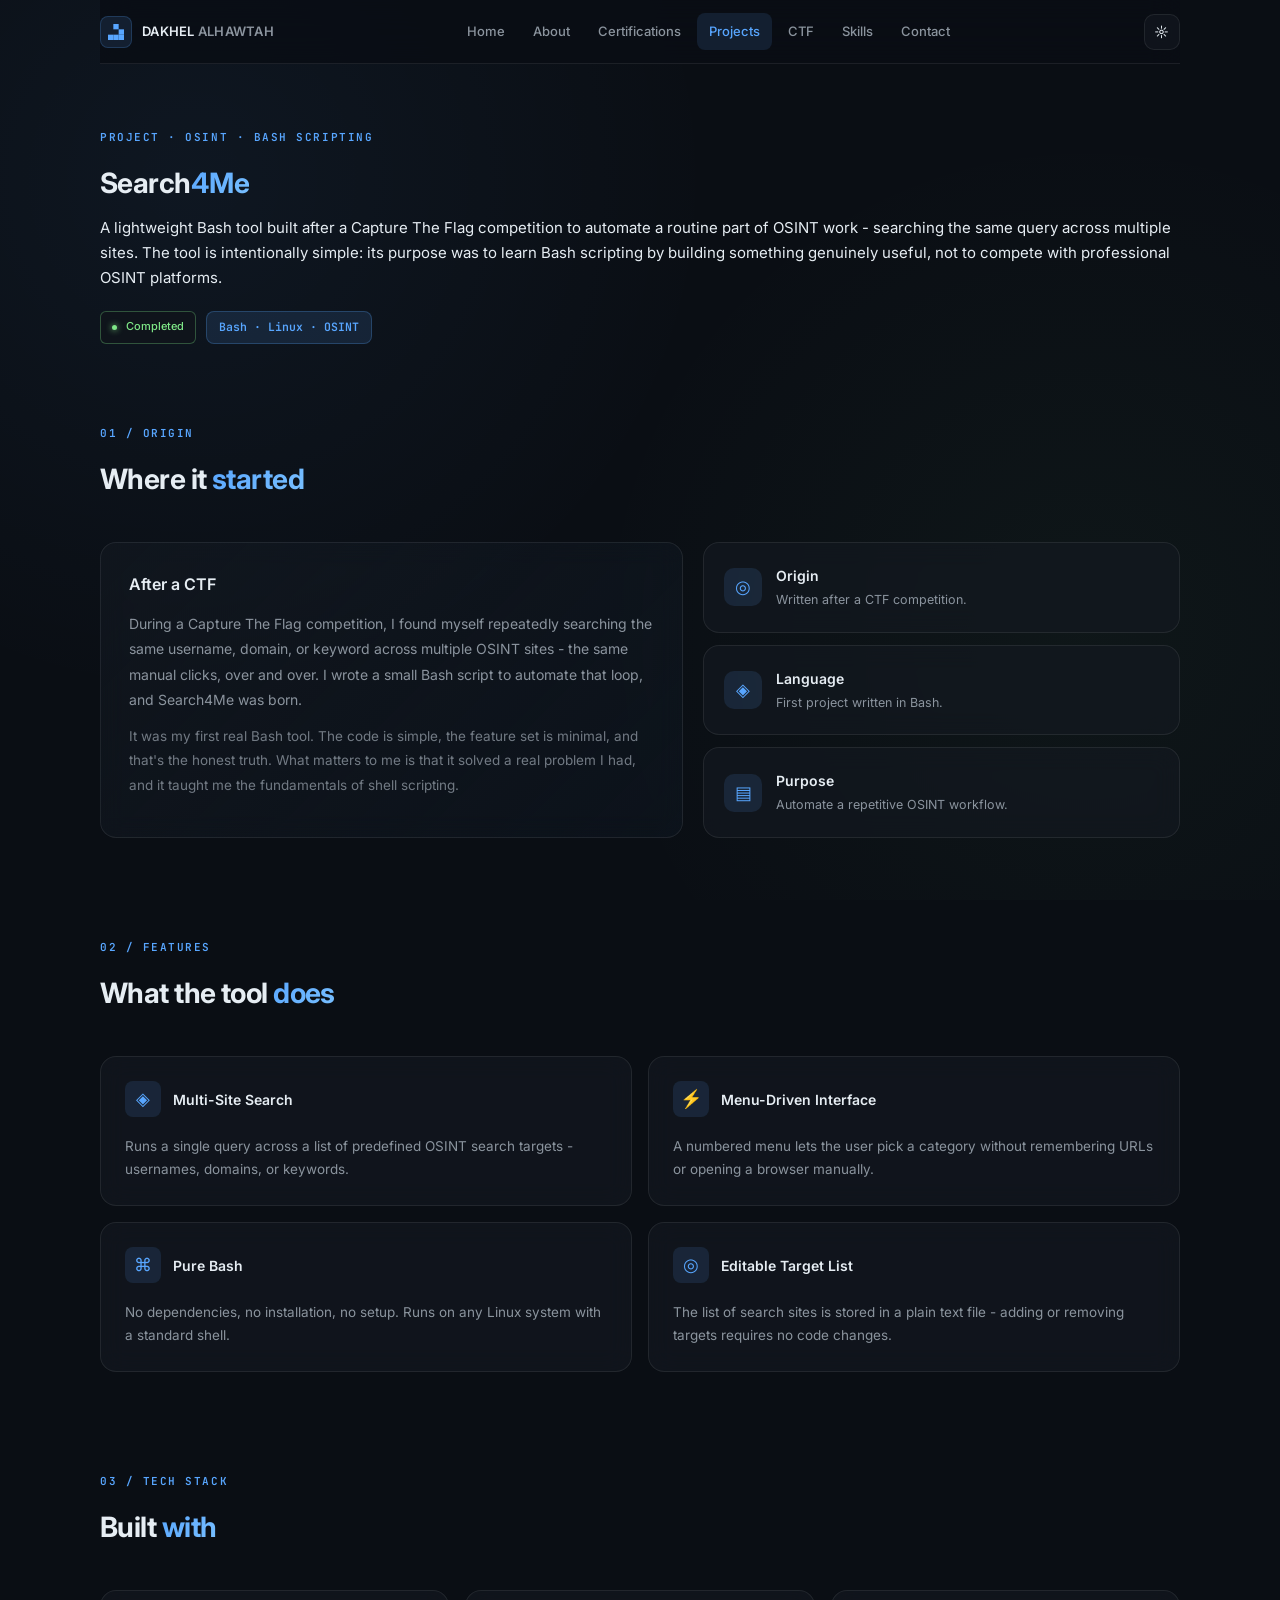
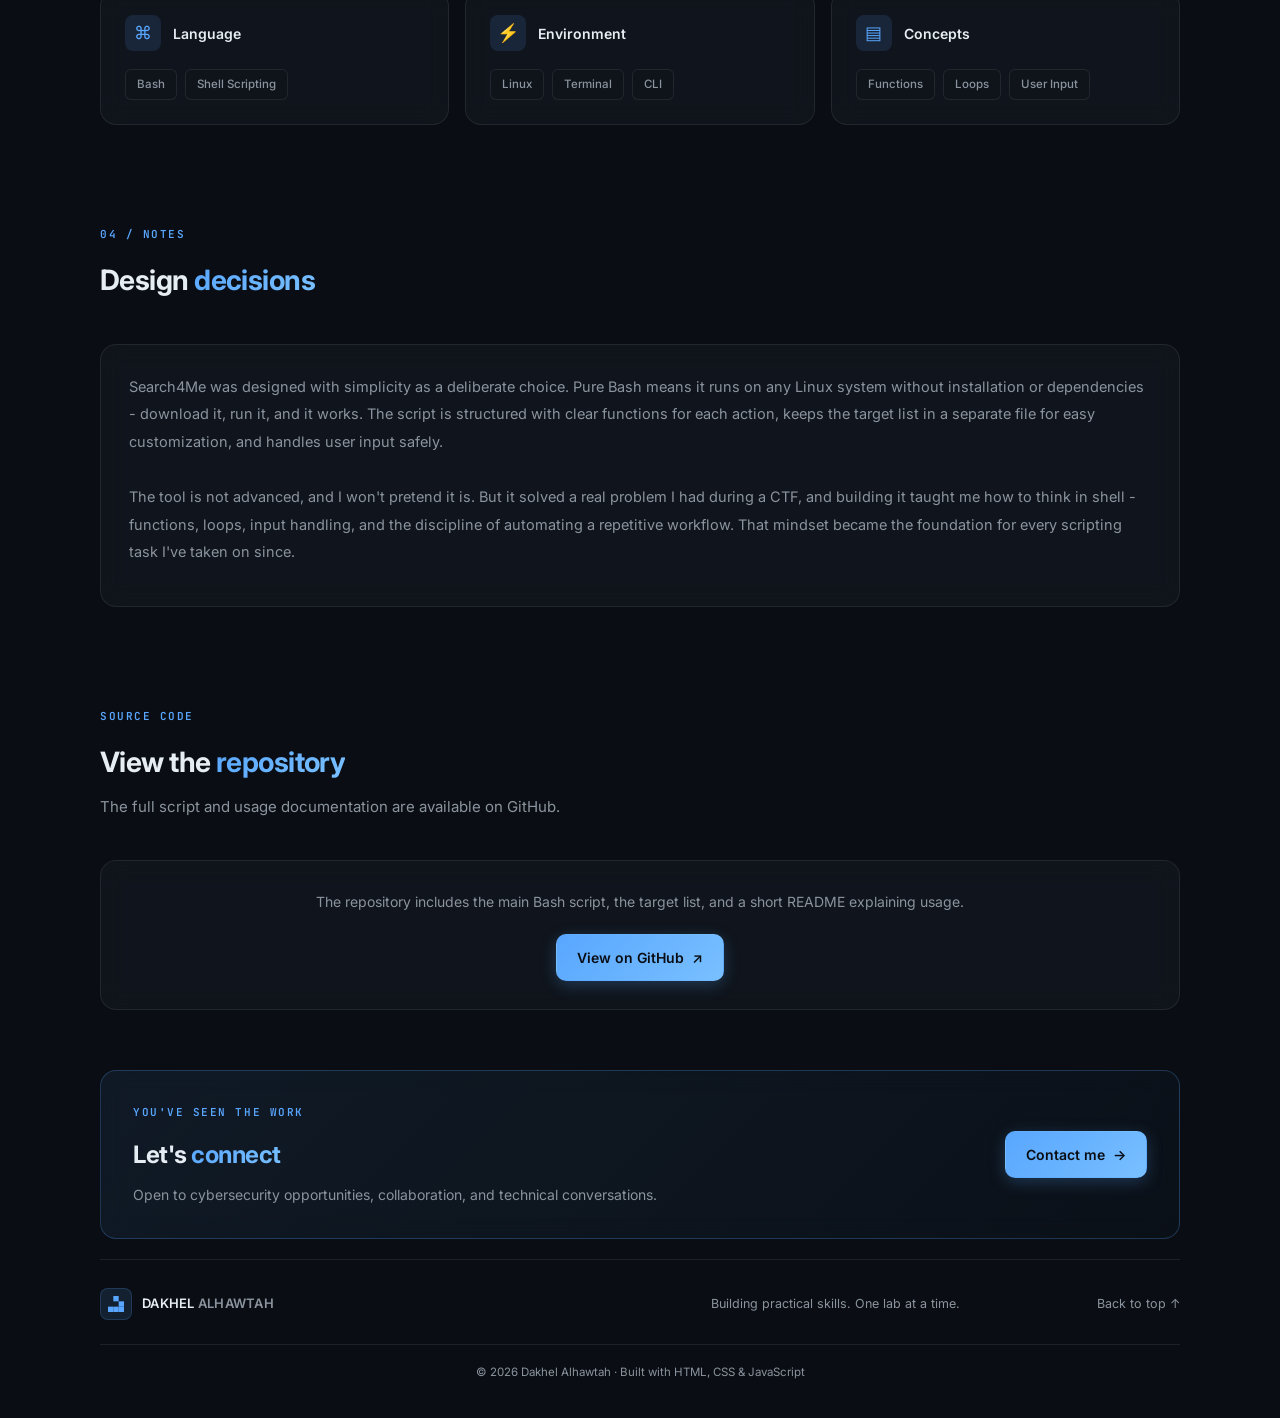
<file: project-search4me.html>
<!doctype html>
<html lang="en">
<head>
  <meta charset="utf-8">
  <meta name="viewport" content="width=device-width, initial-scale=1">
  <meta name="theme-color" content="#061018">
  <meta name="description" content="Search4Me — A lightweight Bash-based OSINT tool, built after a CTF to automate routine search tasks.">
  <title>Search4Me - Dakhel Alhawtah</title>
  <link rel="preconnect" href="https://fonts.googleapis.com">
  <link rel="preconnect" href="https://fonts.gstatic.com" crossorigin>
  <link href="https://fonts.googleapis.com/css2?family=Inter:wght@400;500;600;700;800&family=JetBrains+Mono:wght@400;500;600&display=swap" rel="stylesheet">
  <link rel="stylesheet" href="style.css">
  <style>
    .next-project-card {
      padding: 32px;
      background: linear-gradient(135deg,
        rgba(88,166,255,0.08) 0%,
        rgba(88,166,255,0.02) 100%);
      border: 1px solid rgba(88,166,255,0.25);
      display: flex;
      align-items: center;
      justify-content: space-between;
      gap: 24px;
      flex-wrap: wrap;
      position: relative;
      transition: all .3s cubic-bezier(0.4, 0, 0.2, 1);
    }
    .next-project-card::before {
      content: "";
      position: absolute;
      top: 0; left: 0; right: 0;
      height: 2px;
      background: linear-gradient(90deg, transparent, var(--accent), transparent);
      opacity: 0;
      transition: opacity .3s;
    }
    .next-project-card:hover {
      border-color: var(--accent);
      transform: translateY(-4px);
      box-shadow: 0 16px 40px rgba(88,166,255,0.15), 0 0 24px rgba(88,166,255,0.08);
    }
    .next-project-card:hover::before { opacity: 1; }
    .next-project-title {
      font-size: 24px;
      font-weight: 700;
      letter-spacing: -0.02em;
      margin-bottom: 8px;
    }
    .next-project-title span {
      background: linear-gradient(135deg, var(--accent), #79c0ff);
      -webkit-background-clip: text;
      background-clip: text;
      -webkit-text-fill-color: transparent;
    }
  </style>
</head>
<body>
  <header class="site-header">
    <a class="brand" href="index.html" aria-label="Dakhel home">
      <span class="brand-mark">
        <svg viewBox="0 0 3 3" xmlns="http://www.w3.org/2000/svg" width="16" height="16" aria-hidden="true">
          <rect x="1" y="0" width="1" height="1" fill="currentColor"/>
          <rect x="2" y="1" width="1" height="1" fill="currentColor"/>
          <rect x="0" y="2" width="1" height="1" fill="currentColor"/>
          <rect x="1" y="2" width="1" height="1" fill="currentColor"/>
          <rect x="2" y="2" width="1" height="1" fill="currentColor"/>
        </svg>
      </span>
      <span>DAKHEL <b>ALHAWTAH</b></span>
    </a>
    <button class="menu-toggle" id="menuToggle" aria-label="Open navigation" aria-expanded="false" type="button">☰</button>
    <nav class="nav" id="nav">
      <a href="index.html">Home</a>
      <a href="about.html">About</a>
      <a href="certifications.html">Certifications</a>
      <a class="active" href="projects.html">Projects</a>
      <a href="ctf.html">CTF</a>
      <a href="skills.html">Skills</a>
      <a href="contact.html">Contact</a>
    </nav>
    <button class="theme-toggle" id="themeToggle" aria-label="Toggle theme" type="button">☼</button>
  </header>

  <main>

    <!-- HERO -->
    <section class="content-section section-wrap" style="padding-top:64px;">
      <div class="section-heading">
        <p class="eyebrow">PROJECT · OSINT · BASH SCRIPTING</p>
        <h2>Search<span>4Me</span></h2>
        <p>A lightweight Bash tool built after a Capture The Flag competition to automate a routine part of OSINT work - searching the same query across multiple sites. The tool is intentionally simple: its purpose was to learn Bash scripting by building something genuinely useful, not to compete with professional OSINT platforms.</p>
        <div style="margin-top:20px;display:flex;gap:10px;flex-wrap:wrap;">
          <span class="project-status" style="color:#7ee787;border-color:rgba(126,231,135,0.3);"><i style="background:#7ee787;box-shadow:0 0 6px #7ee787;"></i> Completed</span>
          <span class="rank-pill" style="color:var(--accent);background:var(--accent-soft);border-color:rgba(88,166,255,0.25);">Bash · Linux · OSINT</span>
        </div>
      </div>
    </section>

    <!-- ORIGIN -->
    <section class="content-section section-wrap" style="padding-top:20px;">
      <div class="section-heading">
        <p class="eyebrow">01 / ORIGIN</p>
        <h2>Where it <span>started</span></h2>
      </div>
      <div class="about-grid">
        <article class="panel about-main methodology-intro">
          <h3>After a CTF</h3>
          <p>During a Capture The Flag competition, I found myself repeatedly searching the same username, domain, or keyword across multiple OSINT sites - the same manual clicks, over and over. I wrote a small Bash script to automate that loop, and Search4Me was born.</p>
          <p class="muted">It was my first real Bash tool. The code is simple, the feature set is minimal, and that's the honest truth. What matters to me is that it solved a real problem I had, and it taught me the fundamentals of shell scripting.</p>
        </article>
        <div class="value-cards">
          <article class="mini-panel">
            <span class="mini-icon">◎</span>
            <div>
              <h3>Origin</h3>
              <p>Written after a CTF competition.</p>
            </div>
          </article>
          <article class="mini-panel">
            <span class="mini-icon">◈</span>
            <div>
              <h3>Language</h3>
              <p>First project written in Bash.</p>
            </div>
          </article>
          <article class="mini-panel">
            <span class="mini-icon">▤</span>
            <div>
              <h3>Purpose</h3>
              <p>Automate a repetitive OSINT workflow.</p>
            </div>
          </article>
        </div>
      </div>
    </section>

    <!-- FEATURES -->
    <section class="content-section section-wrap">
      <div class="section-heading">
        <p class="eyebrow">02 / FEATURES</p>
        <h2>What the tool <span>does</span></h2>
      </div>

      <div class="skills-grid" style="grid-template-columns:repeat(2,1fr);">
        <article class="panel skill-panel">
          <div class="skill-heading"><span>◈</span><h3>Multi-Site Search</h3></div>
          <p style="font-size:13.5px;color:var(--muted);line-height:1.7;">
            Runs a single query across a list of predefined OSINT search targets - usernames, domains, or keywords.
          </p>
        </article>

        <article class="panel skill-panel">
          <div class="skill-heading"><span>⚡</span><h3>Menu-Driven Interface</h3></div>
          <p style="font-size:13.5px;color:var(--muted);line-height:1.7;">
            A numbered menu lets the user pick a category without remembering URLs or opening a browser manually.
          </p>
        </article>

        <article class="panel skill-panel">
          <div class="skill-heading"><span>⌘</span><h3>Pure Bash</h3></div>
          <p style="font-size:13.5px;color:var(--muted);line-height:1.7;">
            No dependencies, no installation, no setup. Runs on any Linux system with a standard shell.
          </p>
        </article>

        <article class="panel skill-panel">
          <div class="skill-heading"><span>◎</span><h3>Editable Target List</h3></div>
          <p style="font-size:13.5px;color:var(--muted);line-height:1.7;">
            The list of search sites is stored in a plain text file - adding or removing targets requires no code changes.
          </p>
        </article>
      </div>
    </section>

    <!-- TECH STACK -->
    <section class="content-section section-wrap">
      <div class="section-heading">
        <p class="eyebrow">03 / TECH STACK</p>
        <h2>Built <span>with</span></h2>
      </div>
      <div class="skills-grid" style="grid-template-columns:repeat(3,1fr);">
        <article class="panel skill-panel">
          <div class="skill-heading"><span>⌘</span><h3>Language</h3></div>
          <div class="skill-tags">
            <span>Bash</span>
            <span>Shell Scripting</span>
          </div>
        </article>
        <article class="panel skill-panel">
          <div class="skill-heading"><span>⚡</span><h3>Environment</h3></div>
          <div class="skill-tags">
            <span>Linux</span>
            <span>Terminal</span>
            <span>CLI</span>
          </div>
        </article>
        <article class="panel skill-panel">
          <div class="skill-heading"><span>▤</span><h3>Concepts</h3></div>
          <div class="skill-tags">
            <span>Functions</span>
            <span>Loops</span>
            <span>User Input</span>
          </div>
        </article>
      </div>
    </section>

    <!-- NOTES -->
    <section class="content-section section-wrap">
      <div class="section-heading">
        <p class="eyebrow">04 / NOTES</p>
        <h2>Design <span>decisions</span></h2>
      </div>
      <article class="panel methodology-intro">
        <p style="font-size:14.5px;line-height:1.9;color:var(--muted);">
          Search4Me was designed with simplicity as a deliberate choice. Pure Bash means it runs on any Linux system without installation or dependencies - download it, run it, and it works. The script is structured with clear functions for each action, keeps the target list in a separate file for easy customization, and handles user input safely.
        </p>
        <p style="font-size:14.5px;line-height:1.9;color:var(--muted);margin-top:16px;">
          The tool is not advanced, and I won't pretend it is. But it solved a real problem I had during a CTF, and building it taught me how to think in shell - functions, loops, input handling, and the discipline of automating a repetitive workflow. That mindset became the foundation for every scripting task I've taken on since.
        </p>
      </article>
    </section>

    <!-- REPOSITORY -->
    <section class="content-section section-wrap">
      <div class="section-heading">
        <p class="eyebrow">SOURCE CODE</p>
        <h2>View the <span>repository</span></h2>
        <p>The full script and usage documentation are available on GitHub.</p>
      </div>
      <article class="panel methodology-intro" style="text-align:center;">
        <p style="font-size:14px;color:var(--muted);margin-bottom:20px;">
          The repository includes the main Bash script, the target list, and a short README explaining usage.
        </p>
        <a class="button primary" href="https://github.com/dkhyl/search4me" target="_blank" rel="noreferrer" style="display:inline-flex;align-self:center;">
          View on GitHub <span>↗</span>
        </a>
      </article>
    </section>

    <!-- NEXT STEP -->
    <section class="content-section section-wrap" style="padding-top:40px;">
      <a href="contact.html" style="display:block;text-decoration:none;color:inherit;">
        <article class="panel next-project-card">
          <div>
            <p class="eyebrow" style="color:var(--accent);">YOU'VE SEEN THE WORK</p>
            <h2 class="next-project-title">Let's <span>connect</span></h2>
            <p style="font-size:14px;color:var(--muted);margin:0;">Open to cybersecurity opportunities, collaboration, and technical conversations.</p>
          </div>
          <span class="button primary" style="white-space:nowrap;">Contact me <span>→</span></span>
        </article>
      </a>
    </section>

  </main>

  <footer class="site-footer section-wrap">
    <a class="brand" href="index.html">
      <span class="brand-mark">
        <svg viewBox="0 0 3 3" xmlns="http://www.w3.org/2000/svg" width="16" height="16" aria-hidden="true">
          <rect x="1" y="0" width="1" height="1" fill="currentColor"/>
          <rect x="2" y="1" width="1" height="1" fill="currentColor"/>
          <rect x="0" y="2" width="1" height="1" fill="currentColor"/>
          <rect x="1" y="2" width="1" height="1" fill="currentColor"/>
          <rect x="2" y="2" width="1" height="1" fill="currentColor"/>
        </svg>
      </span>
      <span>DAKHEL <b>ALHAWTAH</b></span>
    </a>
    <p>Building practical skills. One lab at a time.</p>
    <a href="#top" class="back-top">Back to top ↑</a>
    <small>© <span id="year"></span> Dakhel Alhawtah · Built with HTML, CSS &amp; JavaScript</small>
  </footer>
  <script src="script.js"></script>
</body>
</html>
</file>
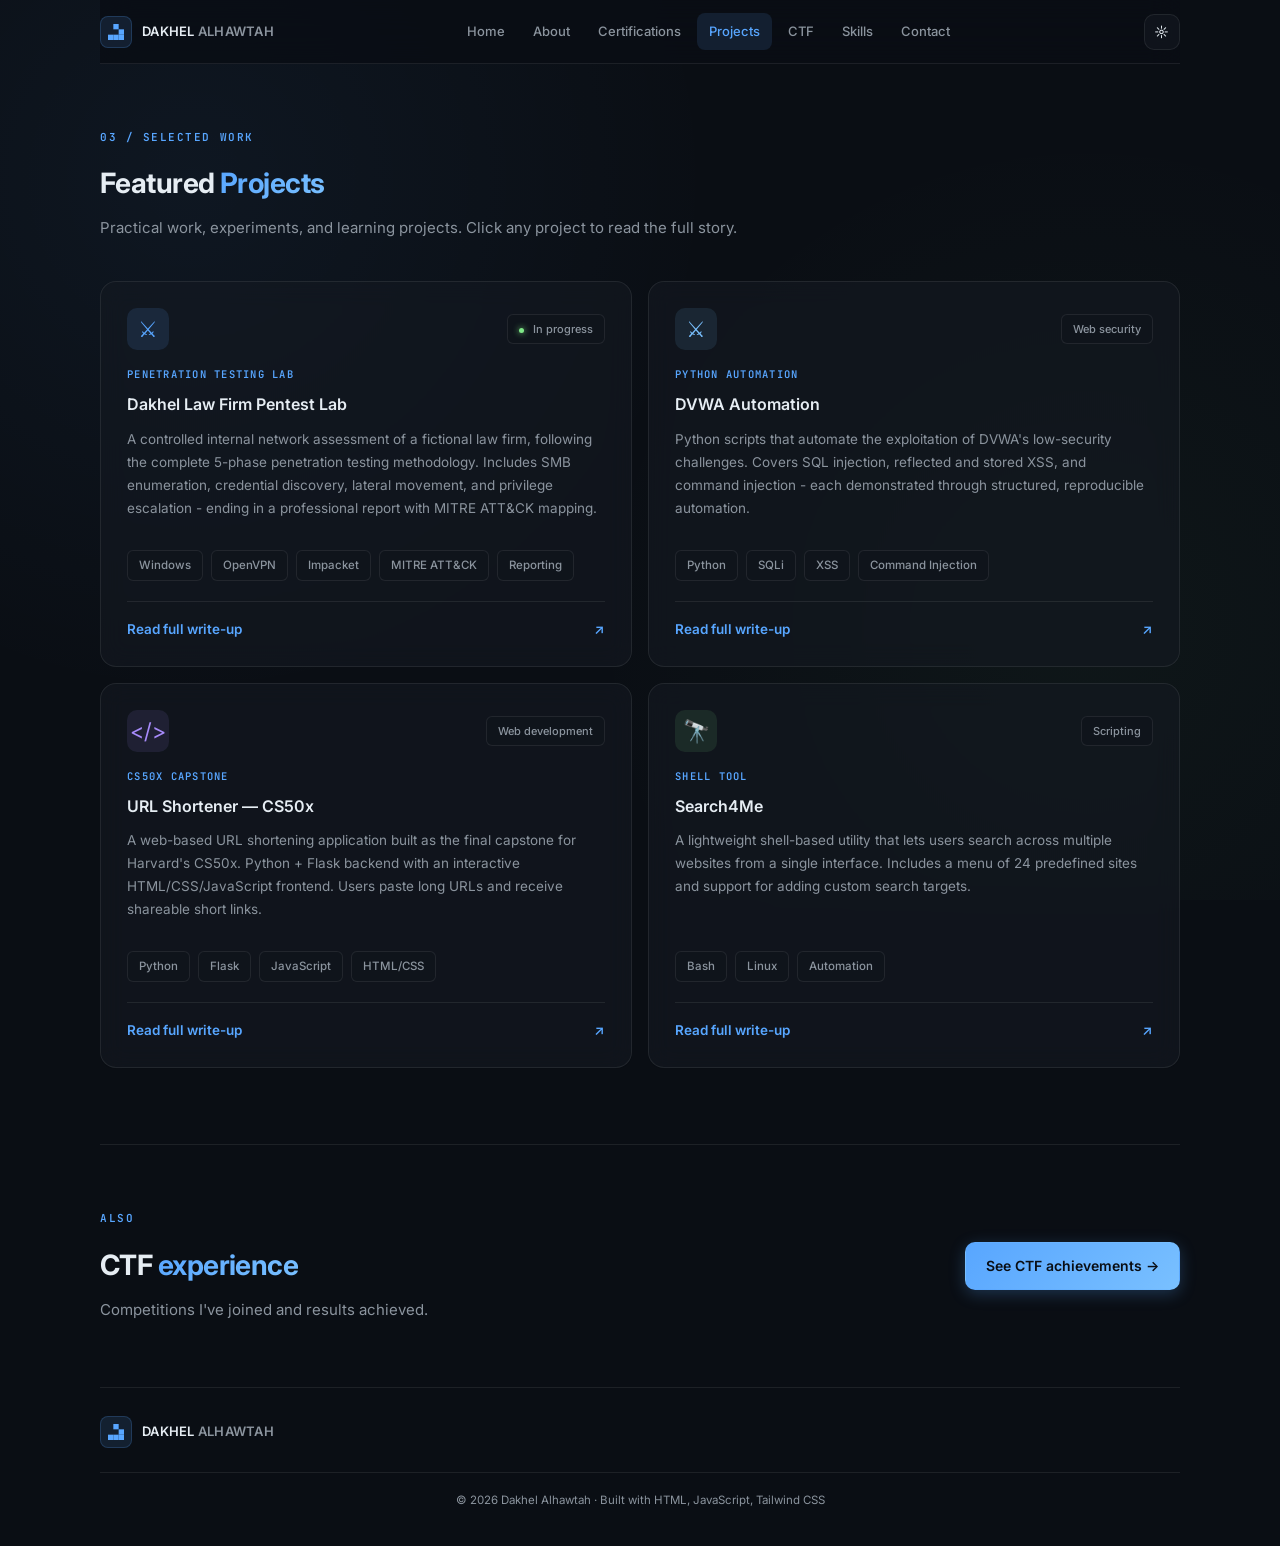
<file: projects.html>
<!doctype html>
<html lang="en">
<head>
  <meta charset="utf-8">
  <meta name="viewport" content="width=device-width, initial-scale=1">
  <meta name="theme-color" content="#061018">
  <meta name="description" content="Dakhel Alhawtah — Featured cybersecurity projects and hands-on labs.">
  <title>Projects - Dakhel Alhawtah</title>
  <link rel="preconnect" href="https://fonts.googleapis.com">
  <link rel="preconnect" href="https://fonts.gstatic.com" crossorigin>
  <link href="https://fonts.googleapis.com/css2?family=Inter:wght@400;500;600;700;800&family=JetBrains+Mono:wght@400;500;600&display=swap" rel="stylesheet">
  <link rel="stylesheet" href="style.css">
</head>
<body>
  <header class="site-header">
    <a class="brand" href="index.html" aria-label="Dakhel home">
      <span class="brand-mark">
        <svg viewBox="0 0 3 3" xmlns="http://www.w3.org/2000/svg" width="16" height="16" aria-hidden="true">
          <rect x="1" y="0" width="1" height="1" fill="currentColor"/>
          <rect x="2" y="1" width="1" height="1" fill="currentColor"/>
          <rect x="0" y="2" width="1" height="1" fill="currentColor"/>
          <rect x="1" y="2" width="1" height="1" fill="currentColor"/>
          <rect x="2" y="2" width="1" height="1" fill="currentColor"/>
        </svg>
      </span>
      <span>DAKHEL <b>ALHAWTAH</b></span>
    </a>
    <button class="menu-toggle" id="menuToggle" aria-label="Open navigation" aria-expanded="false">☰</button>
    <nav class="nav" id="nav">
      <a href="index.html">Home</a>
      <a href="about.html">About</a>
      <a href="certifications.html">Certifications</a>
      <a class="active" href="projects.html">Projects</a>
      <a href="ctf.html">CTF</a>
      <a href="skills.html">Skills</a>
      <a href="contact.html">Contact</a>
    </nav>
    <button class="theme-toggle" id="themeToggle" aria-label="Toggle theme">☼</button>
  </header>

  <main>
    <section class="content-section section-wrap" style="padding-top:64px;">
      <div class="section-heading">
        <p class="eyebrow">03 / SELECTED WORK</p>
        <h2>Featured <span>Projects</span></h2>
        <p>Practical work, experiments, and learning projects. Click any project to read the full story.</p>
      </div>

      <div class="projects-grid">

        <!-- PROJECT 1: Dakhel Law Firm -->
        <article class="project-card featured-project">
          <div class="project-top">
            <span class="project-symbol">⚔</span>
            <span class="project-status"><i></i> In progress</span>
          </div>
          <p class="project-type">PENETRATION TESTING LAB</p>
          <h3>Dakhel Law Firm Pentest Lab</h3>
          <p>A controlled internal network assessment of a fictional law firm, following the complete 5-phase penetration testing methodology. Includes SMB enumeration, credential discovery, lateral movement, and privilege escalation - ending in a professional report with MITRE ATT&amp;CK mapping.</p>
          <div class="project-tags">
            <span>Windows</span>
            <span>OpenVPN</span>
            <span>Impacket</span>
            <span>MITRE ATT&amp;CK</span>
            <span>Reporting</span>
          </div>
          <a class="project-link" href="project-lawfirm.html">Read full write-up <span>↗</span></a>
        </article>

        <!-- PROJECT 2: DVWA -->
        <article class="project-card">
          <div class="project-top">
            <span class="project-symbol blue">⚔</span>
            <span class="project-status">Web security</span>
          </div>
          <p class="project-type">PYTHON AUTOMATION</p>
          <h3>DVWA Automation</h3>
          <p>Python scripts that automate the exploitation of DVWA's low-security challenges. Covers SQL injection, reflected and stored XSS, and command injection - each demonstrated through structured, reproducible automation.</p>
          <div class="project-tags">
            <span>Python</span>
            <span>SQLi</span>
            <span>XSS</span>
            <span>Command Injection</span>
          </div>
          <a class="project-link" href="project-dvwa.html">Read full write-up <span>↗</span></a>
        </article>

        <!-- PROJECT 3: CS50x Final -->
        <article class="project-card">
          <div class="project-top">
            <span class="project-symbol purple">&lt;/&gt;</span>
            <span class="project-status">Web development</span>
          </div>
          <p class="project-type">CS50X CAPSTONE</p>
          <h3>URL Shortener — CS50x</h3>
          <p>A web-based URL shortening application built as the final capstone for Harvard's CS50x. Python + Flask backend with an interactive HTML/CSS/JavaScript frontend. Users paste long URLs and receive shareable short links.</p>
          <div class="project-tags">
            <span>Python</span>
            <span>Flask</span>
            <span>JavaScript</span>
            <span>HTML/CSS</span>
          </div>
          <a class="project-link" href="project-cs50.html">Read full write-up <span>↗</span></a>
        </article>

        <!-- PROJECT 4: search4me -->
        <article class="project-card">
          <div class="project-top">
            <span class="project-symbol green">🔭</span>
            <span class="project-status">Scripting</span>
          </div>
          <p class="project-type">SHELL TOOL</p>
          <h3>Search4Me</h3>
          <p>A lightweight shell-based utility that lets users search across multiple websites from a single interface. Includes a menu of 24 predefined sites and support for adding custom search targets.</p>
          <div class="project-tags">
            <span>Bash</span>
            <span>Linux</span>
            <span>Automation</span>
          </div>
          <a class="project-link" href="project-search4me.html">Read full write-up <span>↗</span></a>
        </article>

      </div>
    </section>

    <section class="contact-section section-wrap">
      <div>
        <p class="eyebrow">ALSO</p>
        <h2>CTF <span>experience</span></h2>
        <p>Competitions I've joined and results achieved.</p>
      </div>
      <div class="contact-actions">
        <a class="button primary" href="ctf.html">See CTF achievements →</a>
      </div>
    </section>
  </main>

  <footer class="site-footer section-wrap">
    <a class="brand" href="index.html">
      <span class="brand-mark">
        <svg viewBox="0 0 3 3" xmlns="http://www.w3.org/2000/svg" width="16" height="16" aria-hidden="true">
          <rect x="1" y="0" width="1" height="1" fill="currentColor"/>
          <rect x="2" y="1" width="1" height="1" fill="currentColor"/>
          <rect x="0" y="2" width="1" height="1" fill="currentColor"/>
          <rect x="1" y="2" width="1" height="1" fill="currentColor"/>
          <rect x="2" y="2" width="1" height="1" fill="currentColor"/>
        </svg>
      </span>
      <span>DAKHEL <b>ALHAWTAH</b></span>
    </a>
    <!-- <a href="#home" class="back-top">Back to top ↑</a> -->
    <small>© <span id="year"></span> Dakhel Alhawtah · Built with HTML, JavaScript, Tailwind CSS</small>
  </footer>
  <script src="script.js"></script>
</body>
</html>
</file>
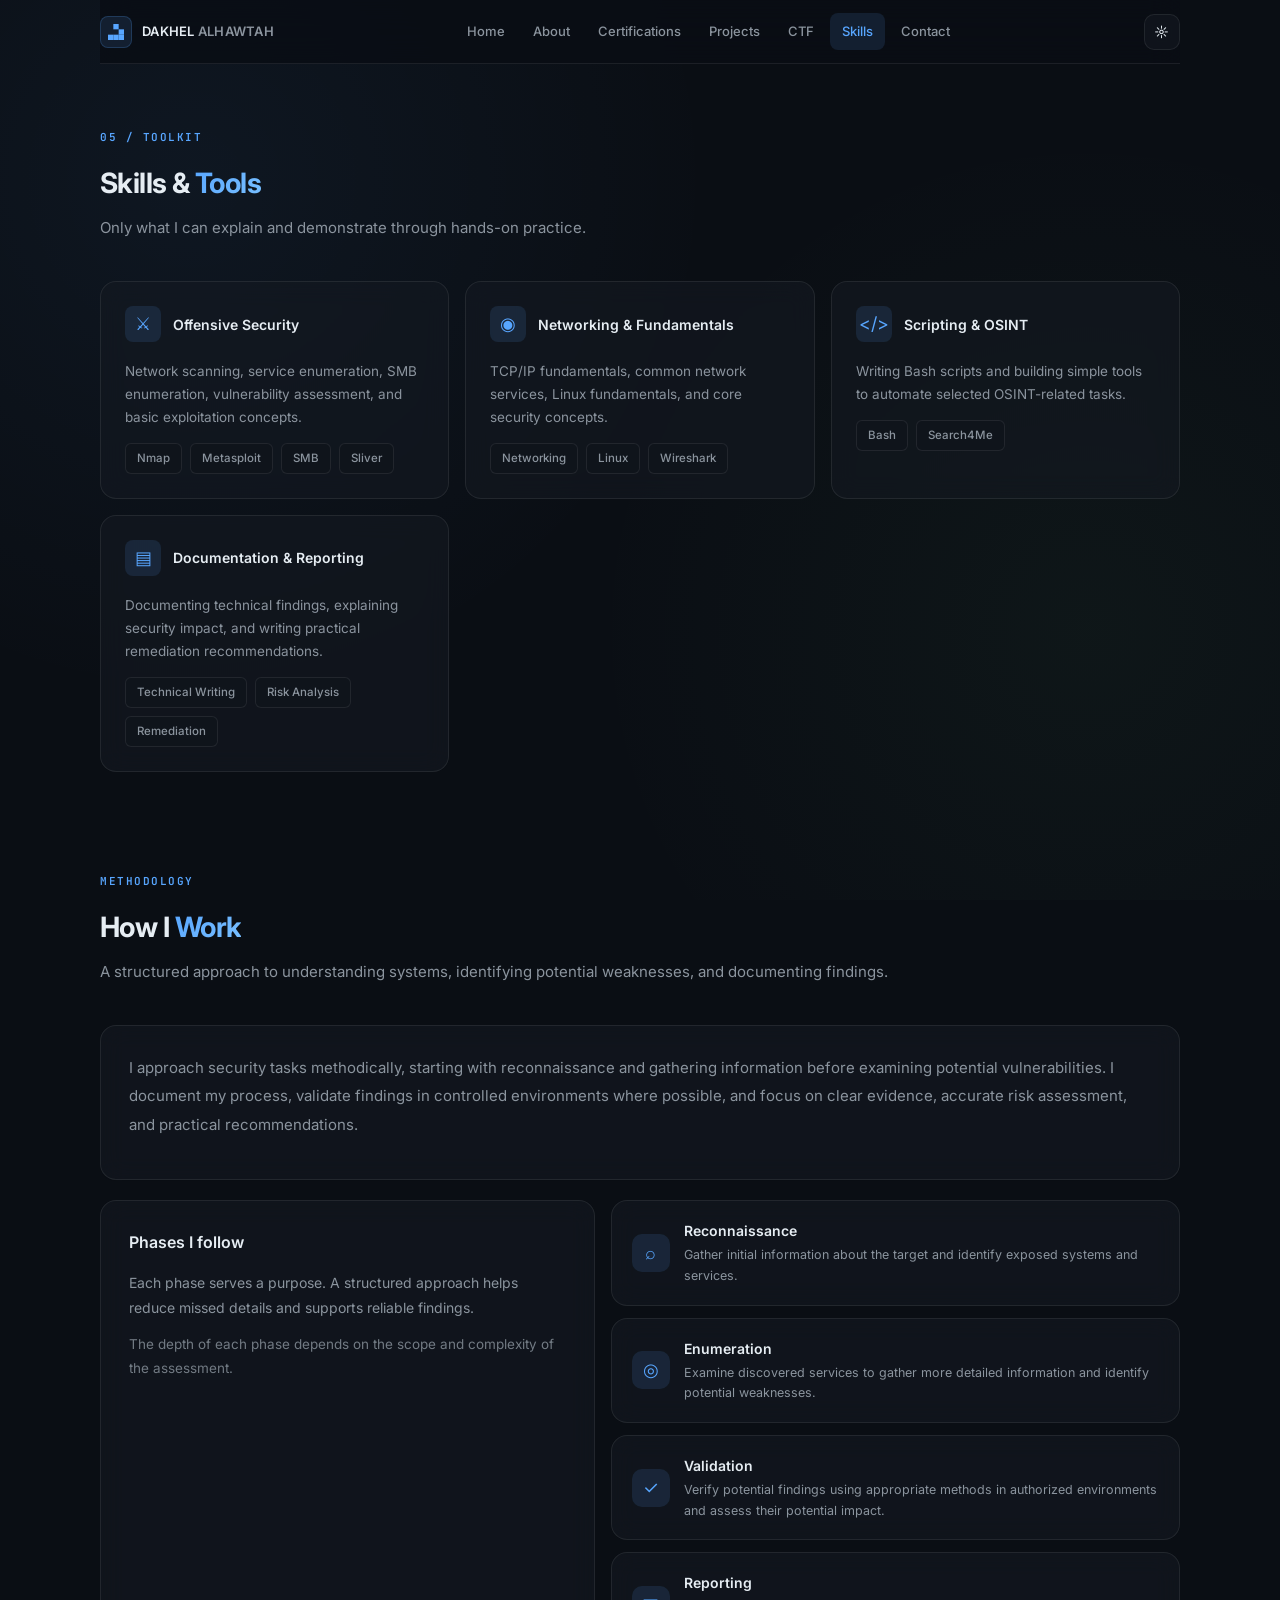
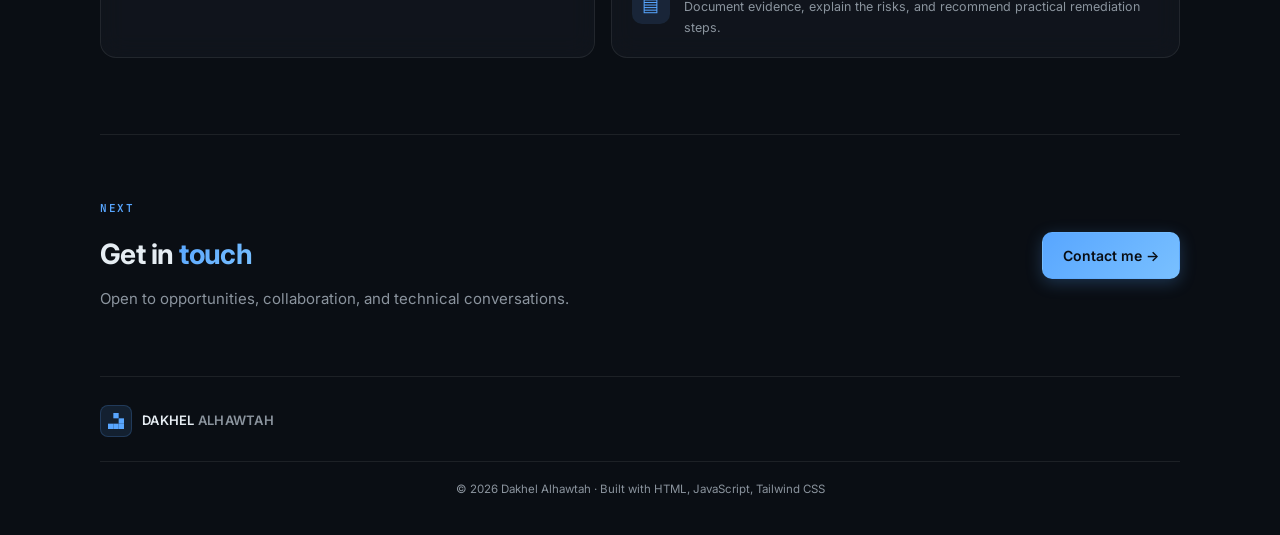
<file: skills.html>
<!doctype html>
<html lang="en">
<head>
  <meta charset="utf-8">
  <meta name="viewport" content="width=device-width, initial-scale=1">
  <meta name="theme-color" content="#061018">
  <meta name="description" content="Dakhel Alhawtah — Skills and technical capabilities in penetration testing, network enumeration, and security reporting.">
  <title>Skills - Dakhel Alhawtah</title>
  <link rel="preconnect" href="https://fonts.googleapis.com">
  <link rel="preconnect" href="https://fonts.gstatic.com" crossorigin>
  <link href="https://fonts.googleapis.com/css2?family=Inter:wght@400;500;600;700;800&family=JetBrains+Mono:wght@400;500;600&display=swap" rel="stylesheet">
  <link rel="stylesheet" href="style.css">
</head>
<body>
  <header class="site-header">
    <a class="brand" href="index.html" aria-label="Dakhel home">
      <span class="brand-mark">
        <svg viewBox="0 0 3 3" xmlns="http://www.w3.org/2000/svg" width="16" height="16" aria-hidden="true">
          <rect x="1" y="0" width="1" height="1" fill="currentColor"/>
          <rect x="2" y="1" width="1" height="1" fill="currentColor"/>
          <rect x="0" y="2" width="1" height="1" fill="currentColor"/>
          <rect x="1" y="2" width="1" height="1" fill="currentColor"/>
          <rect x="2" y="2" width="1" height="1" fill="currentColor"/>
        </svg>
      </span>
      <span>DAKHEL <b>ALHAWTAH</b></span>
    </a>
    <button class="menu-toggle" id="menuToggle" aria-label="Open navigation" aria-expanded="false" type="button">☰</button>
    <nav class="nav" id="nav">
      <a href="index.html">Home</a>
      <a href="about.html">About</a>
      <a href="certifications.html">Certifications</a>
      <a href="projects.html">Projects</a>
      <a href="ctf.html">CTF</a>
      <a class="active" href="skills.html">Skills</a>
      <a href="contact.html">Contact</a>
    </nav>
    <button class="theme-toggle" id="themeToggle" aria-label="Toggle theme" type="button">☼</button>
  </header>

  <main>
    <section class="content-section section-wrap" style="padding-top:64px;">
      <div class="section-heading">
        <p class="eyebrow">05 / TOOLKIT</p>
        <h2>Skills &amp; <span>Tools</span></h2>
        <p>Only what I can explain and demonstrate through hands-on practice.</p>
      </div>

      <div class="skills-grid">

        <!-- OFFENSIVE SECURITY -->
        <article class="panel skill-panel">
          <div class="skill-heading">
            <span>⚔</span>
            <h3>Offensive Security</h3>
          </div>
          <p style="font-size:13.5px;color:var(--muted);line-height:1.7;margin-bottom:14px;">
            Network scanning, service enumeration, SMB enumeration, vulnerability assessment, and basic exploitation concepts.
          </p>
          <div class="skill-tags">
            <span>Nmap</span>
            <span>Metasploit</span>
            <span>SMB</span>
            <span>Sliver</span>
          </div>
        </article>

        <!-- NETWORKING & FUNDAMENTALS -->
        <article class="panel skill-panel">
          <div class="skill-heading">
            <span>◉</span>
            <h3>Networking &amp; Fundamentals</h3>
          </div>
          <p style="font-size:13.5px;color:var(--muted);line-height:1.7;margin-bottom:14px;">
            TCP/IP fundamentals, common network services, Linux fundamentals, and core security concepts.
          </p>
          <div class="skill-tags">
            <span>Networking</span>
            <span>Linux</span>
            <span>Wireshark</span>
          </div>
        </article>

        <!-- SCRIPTING & OSINT -->
        <article class="panel skill-panel">
          <div class="skill-heading">
            <span>&lt;/&gt;</span>
            <h3>Scripting &amp; OSINT</h3>
          </div>
          <p style="font-size:13.5px;color:var(--muted);line-height:1.7;margin-bottom:14px;">
            Writing Bash scripts and building simple tools to automate selected OSINT-related tasks.
          </p>
          <div class="skill-tags">
            <span>Bash</span>
            <span>Search4Me</span>
          </div>
        </article>

        <!-- DOCUMENTATION & REPORTING -->
        <article class="panel skill-panel">
          <div class="skill-heading">
            <span>▤</span>
            <h3>Documentation &amp; Reporting</h3>
          </div>
          <p style="font-size:13.5px;color:var(--muted);line-height:1.7;margin-bottom:14px;">
            Documenting technical findings, explaining security impact, and writing practical remediation recommendations.
          </p>
          <div class="skill-tags">
            <span>Technical Writing</span>
            <span>Risk Analysis</span>
            <span>Remediation</span>
          </div>
        </article>

      </div>
    </section>

      <section class="content-section section-wrap">
      <div class="section-heading">
        <p class="eyebrow">METHODOLOGY</p>
        <h2>How I <span>Work</span></h2>
        <p>A structured approach to understanding systems, identifying potential weaknesses, and documenting findings.</p>
      </div>

        <article class="panel methodology-intro" style="margin-bottom:20px;">
        <p style="font-size:15px;line-height:1.9;color:var(--muted);">
            I approach security tasks methodically, starting with reconnaissance and gathering information before examining potential vulnerabilities. I document my process, validate findings in controlled environments where possible, and focus on clear evidence, accurate risk assessment, and practical recommendations.
        </p>
        </article>

      <div class="methodology-grid">
        <article class="panel methodology-intro">
          <h3>Phases I follow</h3>
          <p>Each phase serves a purpose. A structured approach helps reduce missed details and supports reliable findings.</p>
          <p class="muted">The depth of each phase depends on the scope and complexity of the assessment.</p>
        </article>

        <div class="value-cards">
          <article class="mini-panel">
            <span class="mini-icon">⌕</span>
            <div>
              <h3>Reconnaissance</h3>
              <p>Gather initial information about the target and identify exposed systems and services.</p>
            </div>
          </article>
          <article class="mini-panel">
            <span class="mini-icon">◎</span>
            <div>
              <h3>Enumeration</h3>
              <p>Examine discovered services to gather more detailed information and identify potential weaknesses.</p>
            </div>
          </article>
          <article class="mini-panel">
            <span class="mini-icon">✓</span>
            <div>
              <h3>Validation</h3>
              <p>Verify potential findings using appropriate methods in authorized environments and assess their potential impact.</p>
            </div>
          </article>
          <article class="mini-panel">
            <span class="mini-icon">▤</span>
            <div>
              <h3>Reporting</h3>
              <p>Document evidence, explain the risks, and recommend practical remediation steps.</p>
            </div>
          </article>
        </div>
      </div>
    </section>

    <section class="contact-section section-wrap">
      <div>
        <p class="eyebrow">NEXT</p>
        <h2>Get in <span>touch</span></h2>
        <p>Open to opportunities, collaboration, and technical conversations.</p>
      </div>
      <div class="contact-actions">
        <a class="button primary" href="contact.html">Contact me →</a>
      </div>
    </section>
  </main>

  <footer class="site-footer section-wrap">
    <a class="brand" href="index.html">
      <span class="brand-mark">
        <svg viewBox="0 0 3 3" xmlns="http://www.w3.org/2000/svg" width="16" height="16" aria-hidden="true">
          <rect x="1" y="0" width="1" height="1" fill="currentColor"/>
          <rect x="2" y="1" width="1" height="1" fill="currentColor"/>
          <rect x="0" y="2" width="1" height="1" fill="currentColor"/>
          <rect x="1" y="2" width="1" height="1" fill="currentColor"/>
          <rect x="2" y="2" width="1" height="1" fill="currentColor"/>
        </svg>
      </span>
      <span>DAKHEL <b>ALHAWTAH</b></span>
    </a>
    <small>© <span id="year"></span> Dakhel Alhawtah · Built with HTML, JavaScript, Tailwind CSS</small>
  </footer>
  <script src="script.js"></script>
</body>
</html>
</file>
<file: style.css>
:root{
  --bg:#0a0e14;
  --bg-2:#0f141b;
  --panel:rgba(20,26,34,0.6);
  --panel-solid:#141a22;
  --text:#e6edf3;
  --muted:#8b949e;
  --border:rgba(255,255,255,0.08);
  --border-hover:rgba(255,255,255,0.16);
  --accent:#58a6ff;
  --accent-soft:rgba(88,166,255,0.12);
  --green:#7ee787;
  --shadow:0 8px 32px rgba(0,0,0,0.4);
  --radius:12px;
  --radius-lg:16px;
}

*{box-sizing:border-box;margin:0;padding:0}
html{scroll-behavior:smooth;scroll-padding-top:90px}

body{
  background:var(--bg);
  background-image:
    radial-gradient(circle at 15% 20%, rgba(88,166,255,0.06) 0%, transparent 40%),
    radial-gradient(circle at 85% 70%, rgba(126,231,135,0.04) 0%, transparent 40%);
  background-attachment:fixed;
  color:var(--text);
  font-family:Inter,-apple-system,BlinkMacSystemFont,"Segoe UI",sans-serif;
  line-height:1.65;
  font-size:15px;
  overflow-x:hidden;
  -webkit-font-smoothing:antialiased;
  min-height:100vh;
}
body.light{
  --bg:#fafbfc;
  --bg-2:#ffffff;
  --panel:rgba(255,255,255,0.7);
  --panel-solid:#ffffff;
  --text:#1f2328;
  --muted:#59636e;
  --border:rgba(0,0,0,0.08);
  --border-hover:rgba(0,0,0,0.16);
  --accent:#0969da;
  --accent-soft:rgba(9,105,218,0.08);
  --green:#1a7f37;
  --shadow:0 8px 32px rgba(0,0,0,0.08);
}
a{color:inherit;text-decoration:none}
button{font:inherit;cursor:pointer}

/* HEADER */
.site-header{
  height:64px;
  display:flex;
  align-items:center;
  justify-content:space-between;
  gap:20px;
  border-bottom:1px solid var(--border);
  position:sticky;
  top:0;
  z-index:100;
  background:color-mix(in srgb,var(--bg) 85%,transparent);
  backdrop-filter:blur(16px);
  -webkit-backdrop-filter:blur(16px);
}
.section-wrap,.site-header{
  width:min(1080px,calc(100% - 40px));
  margin-inline:auto;
}
.brand{
  display:inline-flex;
  align-items:center;
  gap:10px;
  font-size:13px;
  letter-spacing:0.02em;
  font-weight:600;
  transition:opacity .2s;
}
.brand:hover{opacity:.85}
.brand b{font-weight:600;color:var(--muted)}
.brand-mark{
  width:32px;
  height:32px;
  display:grid;
  place-items:center;
  border-radius:8px;
  background:var(--accent-soft);
  border:1px solid rgba(88,166,255,0.2);
  color:var(--accent);
  transition:all .25s;
}
.brand:hover .brand-mark{
  background:var(--accent);
  color:var(--bg);
  transform:rotate(-4deg) scale(1.05);
}
.nav{display:flex;gap:4px;align-items:center}
.nav a{
  font-size:13px;
  color:var(--muted);
  padding:8px 12px;
  border-radius:8px;
  transition:all .2s;
  font-weight:500;
}
.nav a:hover{color:var(--text);background:var(--accent-soft)}
.nav a.active{
  color:var(--accent);
  background:var(--accent-soft);
}
.theme-toggle,.menu-toggle{
  border:1px solid var(--border);
  background:var(--panel);
  color:var(--text);
  width:36px;
  height:36px;
  border-radius:10px;
  font-size:14px;
  display:grid;
  place-items:center;
  transition:all .2s;
  backdrop-filter:blur(8px);
}
.theme-toggle:hover,.menu-toggle:hover{
  border-color:var(--border-hover);
  background:var(--panel-solid);
}
.menu-toggle{display:none}

/* HERO */
.hero{
  padding:88px 0 72px;
  display:grid;
  grid-template-columns:1.1fr 0.9fr;
  gap:64px;
  align-items:center;
}
.eyebrow{
  font-size:11px;
  letter-spacing:0.14em;
  text-transform:uppercase;
  color:var(--accent);
  margin-bottom:14px;
  font-weight:600;
  font-family:'JetBrains Mono',monospace;
}
.hello{color:var(--muted);font-size:16px;margin-bottom:6px}
.hero h1{
  font-size:clamp(40px,5vw,60px);
  font-weight:800;
  letter-spacing:-0.03em;
  line-height:1.1;
  margin-bottom:14px;
  background:linear-gradient(135deg, var(--text) 30%, var(--accent) 100%);
  -webkit-background-clip:text;
  background-clip:text;
  -webkit-text-fill-color:transparent;
}
.hero h1 span{
  background:linear-gradient(135deg, var(--accent) 0%, #79c0ff 100%);
  -webkit-background-clip:text;
  background-clip:text;
  -webkit-text-fill-color:transparent;
}
.hero h2{
  font-size:17px;
  font-weight:400;
  color:var(--muted);
  margin-bottom:22px;
  line-height:1.55;
}
.hero h2 i{font-style:normal;color:var(--border-hover);margin:0 8px}
.hero-description{
  font-size:15px;
  color:var(--muted);
  max-width:500px;
  margin-bottom:32px;
  line-height:1.75;
}
.hero-actions{display:flex;gap:12px;flex-wrap:wrap}
.button{
  display:inline-flex;
  align-items:center;
  gap:8px;
  padding:11px 20px;
  border-radius:10px;
  font-size:14px;
  font-weight:600;
  transition:all .25s cubic-bezier(0.4, 0, 0.2, 1);
  border:1px solid transparent;
  cursor:pointer;
}
.button.primary{
  background:linear-gradient(135deg, var(--accent) 0%, #79c0ff 100%);
  color:#0a0e14;
  box-shadow:0 4px 16px rgba(88,166,255,0.25);
}
.button.primary:hover{
  transform:translateY(-2px);
  box-shadow:0 8px 24px rgba(88,166,255,0.35);
}
.button.secondary{
  border-color:var(--border);
  color:var(--text);
  background:var(--panel);
  backdrop-filter:blur(8px);
}
.button.secondary:hover{
  border-color:var(--accent);
  color:var(--accent);
  background:var(--accent-soft);
}

.social-links{
  display:flex;
  gap:20px;
  margin-top:30px;
}
.social-links a{
  font-size:13px;
  color:var(--muted);
  display:inline-flex;
  align-items:center;
  gap:8px;
  transition:color .2s;
  font-weight:500;
}
.social-links a:hover{color:var(--accent)}
.social-links a span{font-size:13px}

.location{
  display:flex;
  align-items:center;
  gap:8px;
  font-size:12px;
  color:var(--muted);
  margin-top:28px;
}
.location span{font-size:14px;color:var(--accent)}
.status-dot{
  width:6px;height:6px;border-radius:50%;
  background:var(--green);
  display:inline-block;
  margin-left:4px;
  box-shadow:0 0 8px var(--green);
  animation:pulse 2s ease-in-out infinite;
}
@keyframes pulse{
  0%,100%{opacity:1}
  50%{opacity:0.5}
}

/* TERMINAL */
.hero-visual{
  position:relative;
  display:grid;
  place-items:center;
  height:340px;
}
.terminal-window{
  width:100%;
  max-width:420px;
  background:var(--bg-2);
  border:1px solid var(--border);
  border-radius:var(--radius-lg);
  overflow:hidden;
  font-family:'JetBrains Mono',monospace;
  box-shadow:var(--shadow), 0 0 0 1px rgba(88,166,255,0.05);
  transition:transform .3s;
}
.terminal-window:hover{transform:translateY(-4px)}
.terminal-top{
  display:flex;
  align-items:center;
  gap:8px;
  padding:12px 16px;
  border-bottom:1px solid var(--border);
  background:var(--panel-solid);
}
.terminal-top>span{
  width:11px;height:11px;border-radius:50%;
  background:#3d4450;
}
.terminal-top>span:nth-child(1){background:#ff5f56}
.terminal-top>span:nth-child(2){background:#ffbd2e}
.terminal-top>span:nth-child(3){background:#27c93f}
.terminal-top small{
  margin-left:auto;
  font-size:11px;
  color:var(--muted);
}
.terminal-content{
  padding:20px 18px;
  font-size:12.5px;
  line-height:2;
}
.terminal-content p{margin-bottom:6px}
.term-green{color:var(--green)}
.term-blue{color:var(--accent)}
.term-output{color:var(--muted);padding-left:12px}
.cursor{
  display:inline-block;
  width:8px;
  height:14px;
  background:var(--accent);
  vertical-align:middle;
  animation:blink 1s steps(2) infinite;
}
@keyframes blink{50%{opacity:0}}

/* STATS */
.stats-strip{
  display:grid;
  grid-template-columns:repeat(4,1fr);
  gap:0;
  margin-top:56px;
  padding:28px 0;
  border-top:1px solid var(--border);
  border-bottom:1px solid var(--border);
}
.stats-strip>div{
  display:flex;
  flex-direction:column;
  align-items:center;
  gap:6px;
  border-right:1px solid var(--border);
  padding:0 16px;
}
.stats-strip>div:last-child{border-right:0}
.stats-strip strong{
  font-size:24px;
  font-weight:700;
  background:linear-gradient(135deg, var(--text), var(--accent));
  -webkit-background-clip:text;
  background-clip:text;
  -webkit-text-fill-color:transparent;
  letter-spacing:-0.02em;
}
.stats-strip strong span{
  background:linear-gradient(135deg, var(--accent), #79c0ff);
  -webkit-background-clip:text;
  background-clip:text;
  -webkit-text-fill-color:transparent;
}
.stats-strip small{
  font-size:11.5px;
  color:var(--muted);
  text-align:center;
  font-weight:500;
}

/* CONTENT */
.content-section{padding:80px 0 20px}
.section-heading{margin-bottom:40px}
.section-heading h2,.contact-section h2{
  font-size:28px;
  font-weight:700;
  letter-spacing:-0.02em;
  margin-bottom:10px;
}
.section-heading h2 span,.contact-section h2 span{
  background:linear-gradient(135deg, var(--accent), #79c0ff);
  -webkit-background-clip:text;
  background-clip:text;
  -webkit-text-fill-color:transparent;
}
.section-heading>p:last-child,.contact-section>div>p:not(.eyebrow){
  font-size:15px;
  color:var(--muted);
  line-height:1.65;
}

/* CARDS */
.panel,.mini-panel,.credential-card,.project-card,.ctf-card{
  background:var(--panel);
  border:1px solid var(--border);
  border-radius:var(--radius-lg);
  backdrop-filter:blur(12px);
  -webkit-backdrop-filter:blur(12px);
  transition:all .3s cubic-bezier(0.4, 0, 0.2, 1);
}

/* ABOUT */
.about-grid{
  display:grid;
  grid-template-columns:1.1fr 0.9fr;
  gap:20px;
}
.about-main{
  padding:28px;
  background:linear-gradient(135deg, var(--panel) 0%, rgba(88,166,255,0.03) 100%);
}
.about-main:hover{
  border-color:var(--border-hover);
  transform:translateY(-2px);
}
.about-main h3{
  font-size:17px;
  margin-bottom:14px;
  font-weight:600;
}
.about-main p{
  font-size:14.5px;
  color:var(--muted);
  margin-bottom:14px;
  line-height:1.8;
}
.about-main .muted{opacity:.85}
.value-cards{display:grid;gap:12px}
.mini-panel{
  display:flex;
  align-items:center;
  gap:14px;
  padding:18px 20px;
}
.mini-panel:hover{
  border-color:var(--accent);
  background:var(--accent-soft);
  transform:translateX(4px);
}
.mini-icon{
  color:var(--accent);
  font-size:18px;
  flex-shrink:0;
  width:38px;
  height:38px;
  display:grid;
  place-items:center;
  background:var(--accent-soft);
  border-radius:10px;
}
.mini-panel h3{
  font-size:14px;
  margin-bottom:3px;
  font-weight:600;
}
.mini-panel p{
  font-size:12.5px;
  color:var(--muted);
}

/* CERTIFICATIONS */
.credential-grid{
  display:grid;
  grid-template-columns:repeat(2,1fr);
  gap:14px;
}
.credential-card{
  padding:20px 22px;
  display:flex;
  align-items:center;
  gap:16px;
}
.credential-card{
  position:relative;
  overflow:hidden;
}

.credential-card::before{
  content:"";
  position:absolute;
  top:0;
  left:0;
  right:0;
  height:2px;
  background:linear-gradient(90deg, transparent, var(--accent), transparent);
  opacity:0;
  transition:opacity .3s;
}

.credential-card:hover{
  border-color:var(--accent);
  transform:translateY(-4px);
  box-shadow:0 16px 40px rgba(88,166,255,0.15), 0 0 24px rgba(88,166,255,0.08);
}

.credential-card:hover::before{
  opacity:1;
}
.credential-icon{
  width:44px;
  height:44px;
  flex-shrink:0;
  display:grid;
  place-items:center;
  background:linear-gradient(135deg, var(--accent-soft), rgba(88,166,255,0.04));
  border:1px solid rgba(88,166,255,0.15);
  color:var(--accent);
  border-radius:10px;
  font-size:12px;
  font-weight:700;
  font-family:'JetBrains Mono',monospace;
}
.credential-card h3{
  font-size:14px;
  margin-bottom:3px;
  font-weight:600;
}
.credential-card p{
  font-size:12.5px;
  color:var(--muted);
}
.credential-tag{
  margin-left:auto;
  font-size:10.5px;
  color:var(--green);
  background:rgba(126,231,135,0.1);
  border:1px solid rgba(126,231,135,0.2);
  padding:4px 10px;
  border-radius:6px;
  white-space:nowrap;
  font-weight:600;
  font-family:'JetBrains Mono',monospace;
}
.credential-tag.training{
  color:var(--accent);
  background:var(--accent-soft);
  border-color:rgba(88,166,255,0.2);
}
.learning-bar{
  display:flex;
  align-items:center;
  gap:16px;
  padding:20px 22px;
  margin-top:16px;
  background:linear-gradient(135deg, var(--accent-soft), transparent);
  border:1px solid rgba(88,166,255,0.2);
  border-radius:var(--radius-lg);
}
.learning-icon{
  color:var(--accent);
  font-size:20px;
  width:36px;
  height:36px;
  display:grid;
  place-items:center;
  background:var(--accent-soft);
  border-radius:8px;
}
.learning-bar b{
  font-size:14px;
  font-weight:600;
  display:block;
  color:var(--accent);
}
.learning-bar p{
  font-size:13px;
  color:var(--muted);
  margin-top:2px;
}
.learning-bar p span{color:var(--border-hover);margin:0 6px}

/* CTF */
.ctf-card{
  display:flex;
  gap:24px;
  padding:28px;
  position:relative;
  overflow:hidden;
  transition:all .3s cubic-bezier(0.4, 0, 0.2, 1);
}

.ctf-card::before{
  content:"";
  position:absolute;
  top:0;
  left:0;
  right:0;
  height:2px;
  background:linear-gradient(90deg, transparent, var(--accent), transparent);
  opacity:0;
  transition:opacity .3s;
}

.ctf-card:hover{
  border-color:var(--accent);
  transform:translateY(-4px);
  box-shadow:0 16px 40px rgba(88,166,255,0.15), 0 0 24px rgba(88,166,255,0.08);
}

.ctf-card:hover::before{
  opacity:1;
}

.ctf-emblem{
  width:52px;
  height:52px;
  flex-shrink:0;
  display:grid;
  place-items:center;
  background:linear-gradient(135deg, var(--accent-soft), rgba(126,231,135,0.08));
  border:1px solid rgba(88,166,255,0.2);
  border-radius:12px;
  color:var(--accent);
  font-size:26px;
}

.ctf-body{flex:1}

.ctf-title{
  display:flex;
  align-items:center;
  justify-content:space-between;
  gap:16px;
  margin-bottom:14px;
  flex-wrap:wrap;
}

.ctf-title h3{
  font-size:17px;
  font-weight:600;
}

.rank-pill{
  font-size:11.5px;
  color:var(--green);
  background:rgba(126,231,135,0.1);
  border:1px solid rgba(126,231,135,0.25);
  padding:6px 12px;
  border-radius:8px;
  white-space:nowrap;
  font-weight:600;
  font-family:'JetBrains Mono',monospace;
}

.ctf-body>p{
  font-size:14.5px;
  color:var(--muted);
  margin-bottom:16px;
  line-height:1.75;
}

/* ⚠️ هذه السطور كانت مفقودة */
.ctf-tags,.project-tags,.skill-tags{
  display:flex;
  gap:8px;
  flex-wrap:wrap;
  margin-top:14px;
}

.ctf-tags span,.project-tags span,.skill-tags span{
  font-size:11.5px;
  color:var(--muted);
  background:var(--bg-2);
  border:1px solid var(--border);
  padding:5px 11px;
  border-radius:6px;
  font-weight:500;
  transition:all .2s;
  display:inline-block;
}

.ctf-tags span:hover,.project-tags span:hover,.skill-tags span:hover{
  border-color:var(--accent);
  color:var(--accent);
}

.ctf-secondary{
  border-top:1px solid var(--border);
  margin-top:18px;
  padding-top:16px;
  display:flex;
  gap:14px;
  align-items:center;
  font-size:13px;
}

.ctf-secondary b{font-weight:600}
.ctf-secondary span{color:var(--muted)}

/* SKILLS */
.skills-grid{
  display:grid;
  grid-template-columns:repeat(3,1fr);
  gap:16px;
}
.skill-panel{padding:24px}
.skill-panel:hover{
  border-color:var(--accent);
  transform:translateY(-4px);
  box-shadow:0 12px 32px rgba(88,166,255,0.1);
}
.skill-heading{
  display:flex;
  align-items:center;
  gap:12px;
  margin-bottom:18px;
}
.skill-heading>span{
  color:var(--accent);
  font-size:18px;
  width:36px;
  height:36px;
  display:grid;
  place-items:center;
  background:var(--accent-soft);
  border-radius:8px;
}
.skill-heading h3{
  font-size:14px;
  font-weight:600;
}

/* PROJECTS */
.projects-grid{
  display:grid;
  grid-template-columns:repeat(2,1fr);
  gap:16px;
}
.project-card{
  padding:26px;
  display:flex;
  flex-direction:column;
  position:relative;
  overflow:hidden;
}
.project-card::before{
  content:"";
  position:absolute;
  top:0;left:0;right:0;
  height:2px;
  background:linear-gradient(90deg, transparent, var(--accent), transparent);
  opacity:0;
  transition:opacity .3s;
}
.project-card:hover::before{opacity:1}
.project-card:hover{
  border-color:var(--border-hover);
  transform:translateY(-4px);
  box-shadow:0 16px 40px rgba(0,0,0,0.25);
}
.project-top{
  display:flex;
  justify-content:space-between;
  align-items:center;
  margin-bottom:16px;
}
.project-symbol{
  font-size:22px;
  color:var(--accent);
  width:42px;
  height:42px;
  display:grid;
  place-items:center;
  background:var(--accent-soft);
  border-radius:10px;
}
.project-symbol.blue{color:#79c0ff;background:rgba(121,192,255,0.1)}
.project-symbol.purple{color:#a78bfa;background:rgba(167,139,250,0.1)}
.project-symbol.green{color:var(--green);background:rgba(126,231,135,0.1)}
.project-status{
  font-size:11px;
  color:var(--muted);
  background:var(--bg-2);
  border:1px solid var(--border);
  padding:5px 11px;
  border-radius:6px;
  font-weight:500;
}
.project-status i{
  display:inline-block;
  width:5px;height:5px;
  border-radius:50%;
  background:var(--green);
  margin-right:6px;
  box-shadow:0 0 6px var(--green);
  animation:pulse 2s infinite;
}
.project-type{
  font-size:10.5px;
  letter-spacing:0.12em;
  color:var(--accent);
  margin-bottom:8px;
  text-transform:uppercase;
  font-weight:600;
  font-family:'JetBrains Mono',monospace;
}
.project-card h3{
  font-size:16px;
  font-weight:600;
  margin-bottom:10px;
}
.project-card>p:not(.project-type){
  font-size:13.5px;
  color:var(--muted);
  line-height:1.7;
  margin-bottom:16px;
  flex-grow:1;
}
.project-tags{margin-bottom:20px}
.project-link{
  border-top:1px solid var(--border);
  padding-top:16px;
  margin-top:auto;
  font-size:13.5px;
  color:var(--accent);
  font-weight:600;
  display:flex;
  justify-content:space-between;
  align-items:center;
  transition:all .2s;
}
.project-link:hover{gap:12px}

/* CONTACT */
.contact-section{
  display:flex;
  align-items:center;
  justify-content:space-between;
  gap:32px;
  padding:64px 0;
  margin-top:56px;
  border-top:1px solid var(--border);
  flex-wrap:wrap;
}
.contact-section h2{font-size:28px}
.contact-actions{display:flex;gap:12px;flex-wrap:wrap}

/* FOOTER */
.site-footer{
  display:grid;
  grid-template-columns:1fr 1fr auto;
  align-items:center;
  gap:24px;
  border-top:1px solid var(--border);
  padding:28px 0 36px;
}
.site-footer>p{
  font-size:12.5px;
  color:var(--muted);
  text-align:center;
}
.back-top{
  font-size:12.5px;
  color:var(--muted);
  text-align:right;
  transition:color .2s;
}
.back-top:hover{color:var(--accent)}
.site-footer>small{
  grid-column:1/-1;
  border-top:1px solid var(--border);
  padding-top:18px;
  text-align:center;
  color:var(--muted);
  font-size:11.5px;
}

/* RESPONSIVE */
@media(max-width:900px){
  .hero{grid-template-columns:1fr;gap:48px;padding:64px 0}
  .hero-visual{height:auto}
  .skills-grid{grid-template-columns:1fr 1fr}
  .skill-panel:last-child{grid-column:1/-1}
}
@media(max-width:700px){
  .section-wrap,.site-header{width:calc(100% - 32px)}
  .menu-toggle{display:grid}
  .nav{
    display:none;
    position:absolute;
    top:64px;
    left:0;
    right:0;
    padding:16px;
    background:var(--bg-2);
    border-bottom:1px solid var(--border);
    flex-direction:column;
    align-items:stretch;
    gap:4px;
  }
  .nav.open{display:flex}
  .nav a{padding:12px 16px}
  .stats-strip{
    grid-template-columns:repeat(2,1fr);
    row-gap:20px;
    padding:24px 0;
  }
  .stats-strip>div:nth-child(2){border-right:0}
  .stats-strip>div:nth-child(3),.stats-strip>div:nth-child(4){
    border-top:1px solid var(--border);
    padding-top:20px;
  }
  .about-grid,.credential-grid,.projects-grid,.skills-grid{grid-template-columns:1fr}
  .skill-panel:last-child{grid-column:auto}
  .ctf-card{flex-direction:column;padding:22px}
  .contact-section{flex-direction:column;align-items:flex-start}
  .site-footer{grid-template-columns:1fr;text-align:center}
  .site-footer>p,.back-top{text-align:center}
}

@media(prefers-reduced-motion:reduce){
  *,*::before,*::after{
    animation-duration:0.01ms !important;
    transition-duration:0.01ms !important;
  }
}

/* ============================================
   METHODOLOGY GRID — Phases I Follow
   ============================================ */

.methodology-grid{
  display:grid;
  grid-template-columns:1fr 1.15fr;
  gap:16px;
  align-items:stretch;
}

.methodology-intro{
  padding:28px;
  display:flex;
  flex-direction:column;
  justify-content:flex-start;
  position:relative;
  overflow:hidden;
  transition:all .3s cubic-bezier(0.4, 0, 0.2, 1);
}

.methodology-intro::before{
  content:"";
  position:absolute;
  top:0;
  left:0;
  right:0;
  height:2px;
  background:linear-gradient(90deg, transparent, var(--accent), transparent);
  opacity:0;
  transition:opacity .3s;
}

.methodology-intro:hover{
  border-color:var(--accent);
  transform:translateY(-4px);
  box-shadow:0 16px 40px rgba(88,166,255,0.15), 0 0 24px rgba(88,166,255,0.08);
}

.methodology-intro:hover::before{
  opacity:1;
}

.methodology-intro h3{
  font-size:16px;
  margin-bottom:14px;
  font-weight:600;
  color:var(--text);
}

.methodology-intro p{
  font-size:14px;
  line-height:1.8;
  color:var(--muted);
  margin-bottom:12px;
}

.methodology-intro .muted{
  opacity:.8;
  font-size:13.5px;
}

@media(max-width:800px){
  .methodology-grid{
    grid-template-columns:1fr;
  }
}

/* ============================================
   ARTISTIC PROGRESSIVE BLUR — Fade Effect
   ============================================ */

.blur-fade {
  position: relative;
  mask-image: linear-gradient(180deg,
    black 0%,
    black 40%,
    rgba(0,0,0,0.7) 70%,
    rgba(0,0,0,0.2) 90%,
    transparent 100%
  );
  -webkit-mask-image: linear-gradient(180deg,
    black 0%,
    black 40%,
    rgba(0,0,0,0.7) 70%,
    rgba(0,0,0,0.2) 90%,
    transparent 100%
  );
  pointer-events: none;
}

/* Optional: subtle blur overlay */
.blur-fade::after {
  content: "";
  position: absolute;
  inset: 0;
  background: linear-gradient(180deg,
    transparent 0%,
    transparent 50%,
    rgba(10,14,20,0.4) 80%,
    rgba(10,14,20,0.9) 100%
  );
  pointer-events: none;
}
</file>
